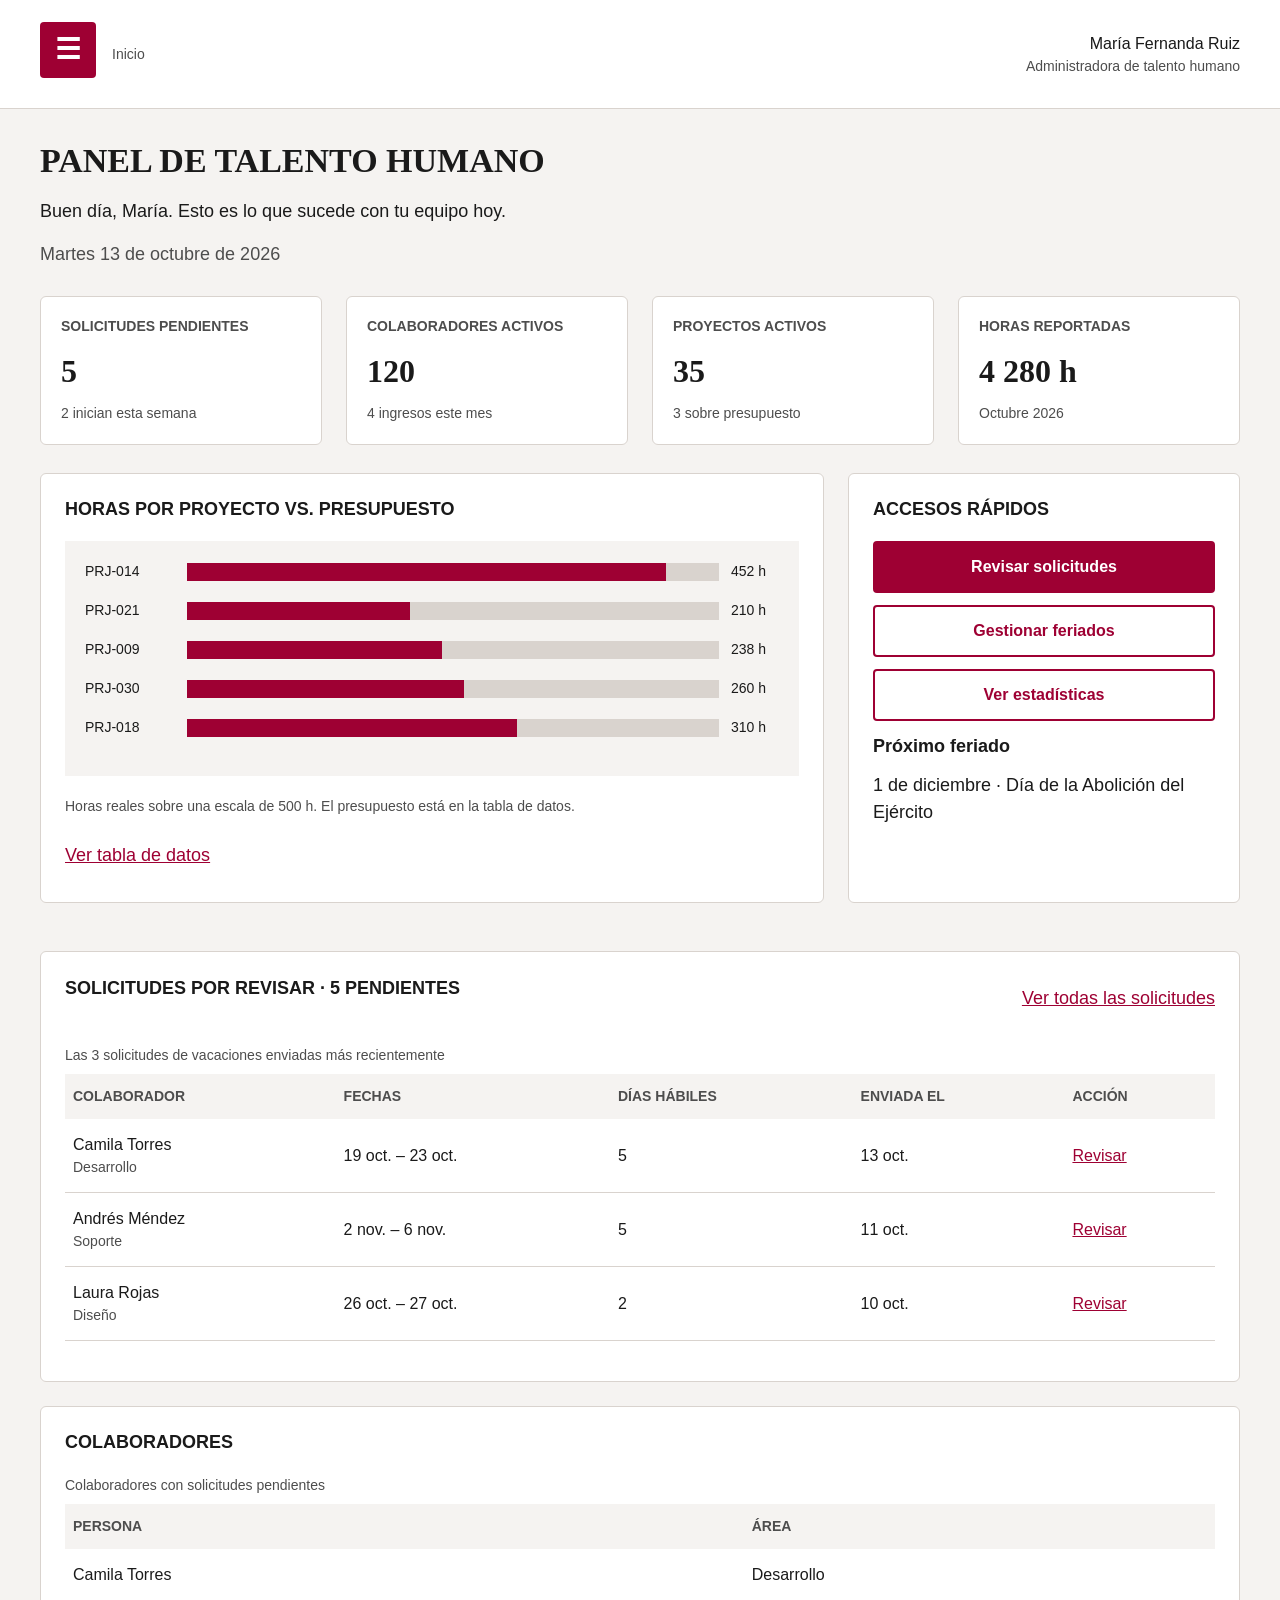
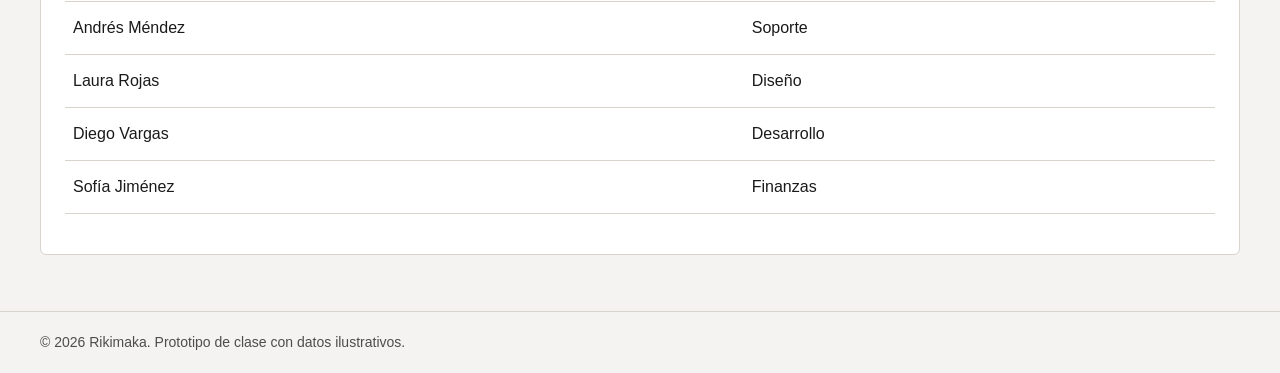
<file: src/administrador.html>
<!DOCTYPE html>
<!-- W06 · Panel administrativo -->
<html lang="es">

<head>
    <meta charset="UTF-8">
    <meta name="viewport" content="width=device-width, initial-scale=1.0">
    <meta name="description" content="Panel de talento humano: solicitudes pendientes e indicadores clave del personal.">
    <meta name="author" content="Equipo Rikimaka">

    <link rel="stylesheet" href="../assets/css/base.css">
    <link rel="stylesheet" href="../assets/css/layout.css">
    <link rel="stylesheet" href="../assets/css/components.css">

    <title>Panel administrativo | Rikimaka</title>
</head>

<body>

    <a class="saltar" href="#contenido">Saltar al contenido principal</a>

    <!-- Casilla para abrir y cerrar el menú -->
    <input type="checkbox" id="menu-administrador" class="menu-casilla">

    <div class="layout layout-colaborador">

        <aside class="lateral">
            <a class="logo" href="index.html">RIKIMAKA</a>
            <p class="sublogo">Gestión humana</p>
            <p class="rol mayusculas">Talento humano</p>

            <nav class="menu-lateral" aria-label="Menú de talento humano">
                <ul>
                    <li><a class="activo" href="administrador.html" aria-current="page"><img class="icono" src="../assets/img/iconos/inicio.png" alt="" width="24" height="24">Inicio</a></li>
                    <li><a href="solicitudes.html"><img class="icono" src="../assets/img/iconos/solicitudes.png" alt="" width="24" height="24">Solicitudes · 5</a></li>
                    <li><a href="calendario.html"><img class="icono" src="../assets/img/iconos/calendario.png" alt="" width="24" height="24">Calendario laboral</a></li>
                    <li><a href="estadisticas.html"><img class="icono" src="../assets/img/iconos/estadisticas.png" alt="" width="24" height="24">Estadísticas</a></li>
                    <li><a href="administrador.html#colaboradores"><img class="icono" src="../assets/img/iconos/colaboradores.png" alt="" width="24" height="24">Colaboradores</a></li>
                    <li><a href="ayuda.html"><img class="icono" src="../assets/img/iconos/ayuda.png" alt="" width="24" height="24">Ayuda y glosario</a></li>
                    <li><a href="login.html"><img class="icono" src="../assets/img/iconos/salir.png" alt="" width="24" height="24">Cerrar sesión</a></li>
                </ul>
            </nav>
        </aside>

        <div class="area">

            <header class="cabecera cabecera-colaborador">
                <div class="cabecera-izquierda">
                    <label for="menu-administrador" class="boton-menu">
                        &#9776;
                    </label>
                    <nav class="migas" aria-label="Ruta de navegación">
                        <span aria-current="page">Inicio</span>
                    </nav>
                </div>

                <div class="usuario">
                    María Fernanda Ruiz
                    <span>Administradora de talento humano</span>
                </div>
            </header>

            <main class="contenido" id="contenido">

                <section aria-labelledby="panel-titulo">
                    <h1 class="mayusculas" id="panel-titulo">Panel de talento humano</h1>
                    <p>Buen día, María. Esto es lo que sucede con tu equipo hoy.</p>
                    <p class="descripcion">Martes 13 de octubre de 2026</p>
                </section>

                <section class="metricas" aria-label="Indicadores del panel">

                    <article class="metrica">
                        <h2 class="mayusculas">Solicitudes pendientes</h2>
                        <span class="valor">5</span>
                        <p class="apoyo">2 inician esta semana</p>
                    </article>

                    <article class="metrica">
                        <h2 class="mayusculas">Colaboradores activos</h2>
                        <span class="valor">120</span>
                        <p class="apoyo">4 ingresos este mes</p>
                    </article>

                    <article class="metrica">
                        <h2 class="mayusculas">Proyectos activos</h2>
                        <span class="valor">35</span>
                        <p class="apoyo">3 sobre presupuesto</p>
                    </article>

                    <article class="metrica">
                        <h2 class="mayusculas">Horas reportadas</h2>
                        <span class="valor">4 280 h</span>
                        <p class="apoyo">Octubre 2026</p>
                    </article>

                </section>

                <div class="dos-columnas">

                    <section class="panel" aria-labelledby="grafico-titulo">
                        <h2 class="mayusculas" id="grafico-titulo">Horas por proyecto vs. presupuesto</h2>

                        <div class="grafico">
                            <div class="fila-barra">
                                <span>PRJ-014</span>
                                <div class="pista"><div class="barra b90"></div></div>
                                <span>452 h</span>
                            </div>
                            <div class="fila-barra">
                                <span>PRJ-021</span>
                                <div class="pista"><div class="barra b42"></div></div>
                                <span>210 h</span>
                            </div>
                            <div class="fila-barra">
                                <span>PRJ-009</span>
                                <div class="pista"><div class="barra b48"></div></div>
                                <span>238 h</span>
                            </div>
                            <div class="fila-barra">
                                <span>PRJ-030</span>
                                <div class="pista"><div class="barra b52"></div></div>
                                <span>260 h</span>
                            </div>
                            <div class="fila-barra">
                                <span>PRJ-018</span>
                                <div class="pista"><div class="barra b62"></div></div>
                                <span>310 h</span>
                            </div>
                        </div>

                        <p class="nota">Horas reales sobre una escala de 500 h. El presupuesto está en la tabla de datos.</p>
                        <a href="estadisticas.html#eficiencia">Ver tabla de datos</a>
                    </section>

                    <section class="panel" aria-labelledby="accesos-titulo">
                        <h2 class="mayusculas" id="accesos-titulo">Accesos rápidos</h2>

                        <a class="boton ancho" href="solicitudes.html">Revisar solicitudes</a>
                        <a class="boton secundario ancho" href="calendario.html">Gestionar feriados</a>
                        <a class="boton secundario ancho" href="estadisticas.html">Ver estadísticas</a>

                        <h3>Próximo feriado</h3>
                        <p>1 de diciembre · Día de la Abolición del Ejército</p>
                    </section>

                </div>

                <section class="panel" aria-labelledby="solicitudes-titulo">
                    <div class="entre">
                        <h2 class="mayusculas" id="solicitudes-titulo">Solicitudes por revisar · 5 pendientes</h2>
                        <a href="solicitudes.html">Ver todas las solicitudes</a>
                    </div>

                    <table>
                        <caption>Las 3 solicitudes de vacaciones enviadas más recientemente</caption>
                        <thead>
                        <tr>
                            <th class="mayusculas" scope="col">Colaborador</th>
                            <th class="mayusculas" scope="col">Fechas</th>
                            <th class="mayusculas" scope="col">Días hábiles</th>
                            <th class="mayusculas" scope="col">Enviada el</th>
                            <th class="mayusculas" scope="col">Acción</th>
                        </tr>
                        </thead>
                        <tbody>
                            <tr>
                                <td>
                                    Camila Torres
                                    <span class="dato-secundario">Desarrollo</span>
                                </td>
                                <td>19 oct. – 23 oct.</td>
                                <td>5</td>
                                <td>13 oct.</td>
                                <td><a href="solicitudes.html#solicitud0">Revisar<span class="solo-lector"> solicitud de Camila Torres</span></a></td>
                            </tr>
                            <tr>
                                <td>
                                    Andrés Méndez
                                    <span class="dato-secundario">Soporte</span>
                                </td>
                                <td>2 nov. – 6 nov.</td>
                                <td>5</td>
                                <td>11 oct.</td>
                                <td><a href="solicitudes.html#solicitud1">Revisar<span class="solo-lector"> solicitud de Andrés Méndez</span></a></td>
                            </tr>
                            <tr>
                                <td>
                                    Laura Rojas
                                    <span class="dato-secundario">Diseño</span>
                                </td>
                                <td>26 oct. – 27 oct.</td>
                                <td>2</td>
                                <td>10 oct.</td>
                                <td><a href="solicitudes.html#solicitud2">Revisar<span class="solo-lector"> solicitud de Laura Rojas</span></a></td>
                            </tr>
                        </tbody>
                    </table>
                </section>

                <section class="panel" id="colaboradores" aria-labelledby="colaboradores-titulo">
                    <h2 class="mayusculas" id="colaboradores-titulo">Colaboradores</h2>

                    <table>
                        <caption>Colaboradores con solicitudes pendientes</caption>
                        <thead>
                        <tr>
                            <th class="mayusculas" scope="col">Persona</th>
                            <th class="mayusculas" scope="col">Área</th>
                        </tr>
                        </thead>
                        <tbody>
                            <tr><td>Camila Torres</td><td>Desarrollo</td></tr>
                            <tr><td>Andrés Méndez</td><td>Soporte</td></tr>
                            <tr><td>Laura Rojas</td><td>Diseño</td></tr>
                            <tr><td>Diego Vargas</td><td>Desarrollo</td></tr>
                            <tr><td>Sofía Jiménez</td><td>Finanzas</td></tr>
                        </tbody>
                    </table>
                </section>

            </main>

            <footer class="pie-interno">
                <p class="nota">© 2026 Rikimaka. Prototipo de clase con datos ilustrativos.</p>
            </footer>

        </div>
    </div>
</body>
</html>
</file>
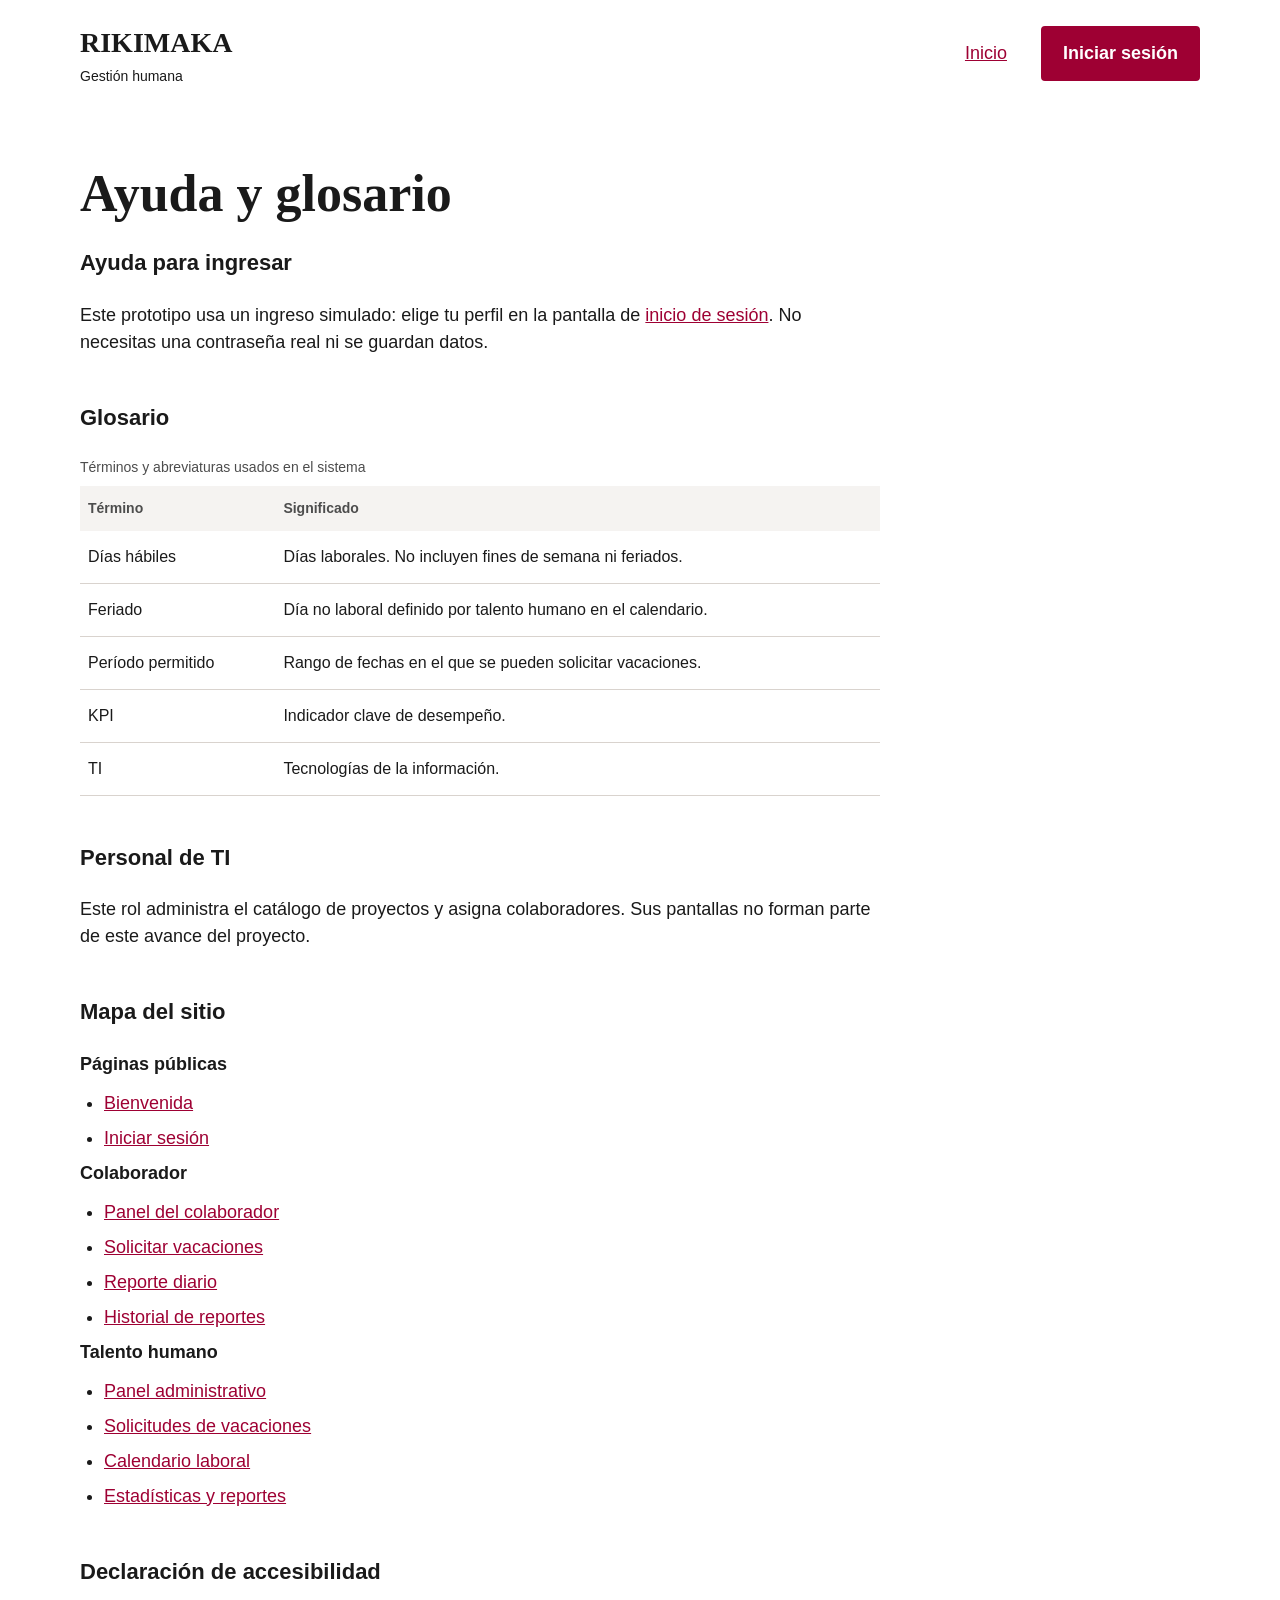
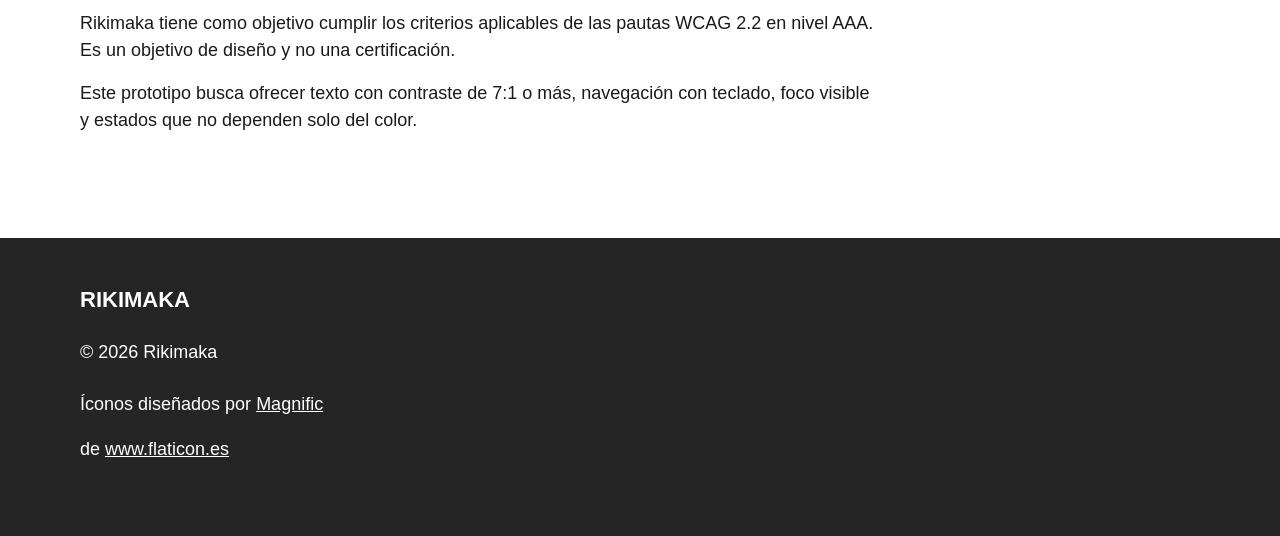
<file: src/ayuda.html>
<!DOCTYPE html>
<!-- Ayuda, glosario, mapa del sitio y declaración de accesibilidad -->
<html lang="es">

<head>
    <meta charset="UTF-8">
    <meta name="viewport" content="width=device-width, initial-scale=1.0">
    <meta name="description" content="Ayuda de Rikimaka: ingreso, glosario, mapa del sitio y declaración de accesibilidad.">
    <meta name="author" content="Equipo Rikimaka">

    <link rel="stylesheet" href="../assets/css/base.css">
    <link rel="stylesheet" href="../assets/css/layout.css">
    <link rel="stylesheet" href="../assets/css/components.css">

    <title>Ayuda y glosario | Rikimaka</title>
</head>

<body class="inicio">

    <a class="saltar" href="#contenido">Saltar al contenido principal</a>

    <header class="inicio-cabecera">
        <div>
            <a class="inicio-logo" href="index.html">RIKIMAKA</a>
            <p>Gestión humana</p>
        </div>

        <nav class="inicio-menu" aria-label="Menú principal">
            <ul>
                <li><a href="index.html">Inicio</a></li>
                <li><a class="inicio-boton" href="login.html">Iniciar sesión</a></li>
            </ul>
        </nav>
    </header>

    <main class="inicio-informacion" id="contenido">

        <h1>Ayuda y glosario</h1>

        <section class="ayuda-seccion" id="ingreso" aria-labelledby="titulo-ingreso">
            <h2 id="titulo-ingreso">Ayuda para ingresar</h2>
            <p>
                Este prototipo usa un ingreso simulado: elige tu perfil en la pantalla de
                <a href="login.html">inicio de sesión</a>. No necesitas una contraseña real ni se guardan datos.
            </p>
        </section>

        <section class="ayuda-seccion" id="glosario" aria-labelledby="titulo-glosario">
            <h2 id="titulo-glosario">Glosario</h2>
            <table>
                <caption>Términos y abreviaturas usados en el sistema</caption>
                <thead>
                    <tr>
                        <th scope="col">Término</th>
                        <th scope="col">Significado</th>
                    </tr>
                </thead>
                <tbody>
                    <tr>
                        <td>Días hábiles</td>
                        <td>Días laborales. No incluyen fines de semana ni feriados.</td>
                    </tr>
                    <tr>
                        <td>Feriado</td>
                        <td>Día no laboral definido por talento humano en el calendario.</td>
                    </tr>
                    <tr>
                        <td>Período permitido</td>
                        <td>Rango de fechas en el que se pueden solicitar vacaciones.</td>
                    </tr>
                    <tr>
                        <td>KPI</td>
                        <td>Indicador clave de desempeño.</td>
                    </tr>
                    <tr>
                        <td>TI</td>
                        <td>Tecnologías de la información.</td>
                    </tr>
                </tbody>
            </table>
        </section>

        <section class="ayuda-seccion" id="personal-ti" aria-labelledby="titulo-ti">
            <h2 id="titulo-ti">Personal de TI</h2>
            <p>
                Este rol administra el catálogo de proyectos y asigna colaboradores.
                Sus pantallas no forman parte de este avance del proyecto.
            </p>
        </section>

        <section class="ayuda-seccion" id="mapa" aria-labelledby="titulo-mapa">
            <h2 id="titulo-mapa">Mapa del sitio</h2>

            <h3>Páginas públicas</h3>
            <ul>
                <li><a href="index.html">Bienvenida</a></li>
                <li><a href="login.html">Iniciar sesión</a></li>
            </ul>

            <h3>Colaborador</h3>
            <ul>
                <li><a href="colaborador.html">Panel del colaborador</a></li>
                <li><a href="vacaciones.html">Solicitar vacaciones</a></li>
                <li><a href="reporte-diario.html">Reporte diario</a></li>
                <li><a href="historial.html">Historial de reportes</a></li>
            </ul>

            <h3>Talento humano</h3>
            <ul>
                <li><a href="administrador.html">Panel administrativo</a></li>
                <li><a href="solicitudes.html">Solicitudes de vacaciones</a></li>
                <li><a href="calendario.html">Calendario laboral</a></li>
                <li><a href="estadisticas.html">Estadísticas y reportes</a></li>
            </ul>
        </section>

        <section class="ayuda-seccion" id="accesibilidad" aria-labelledby="titulo-accesibilidad">
            <h2 id="titulo-accesibilidad">Declaración de accesibilidad</h2>
            <p>
                Rikimaka tiene como objetivo cumplir los criterios aplicables de las pautas WCAG 2.2 en nivel AAA.
                Es un objetivo de diseño y no una certificación.
            </p>
            <p>
                Este prototipo busca ofrecer texto con contraste de 7:1 o más, navegación con teclado,
                foco visible y estados que no dependen solo del color.
            </p>
        </section>

    </main>

    <footer class="inicio-pie">
        <div>
            <h2>RIKIMAKA</h2>
            <p>© 2026 Rikimaka</p>
            <p>Íconos diseñados por <a href="https://www.flaticon.es/autores/magnific">Magnific</a> de <a href="https://www.flaticon.es/">www.flaticon.es</a></p>
        </div>
    </footer>

</body>
</html>
</file>
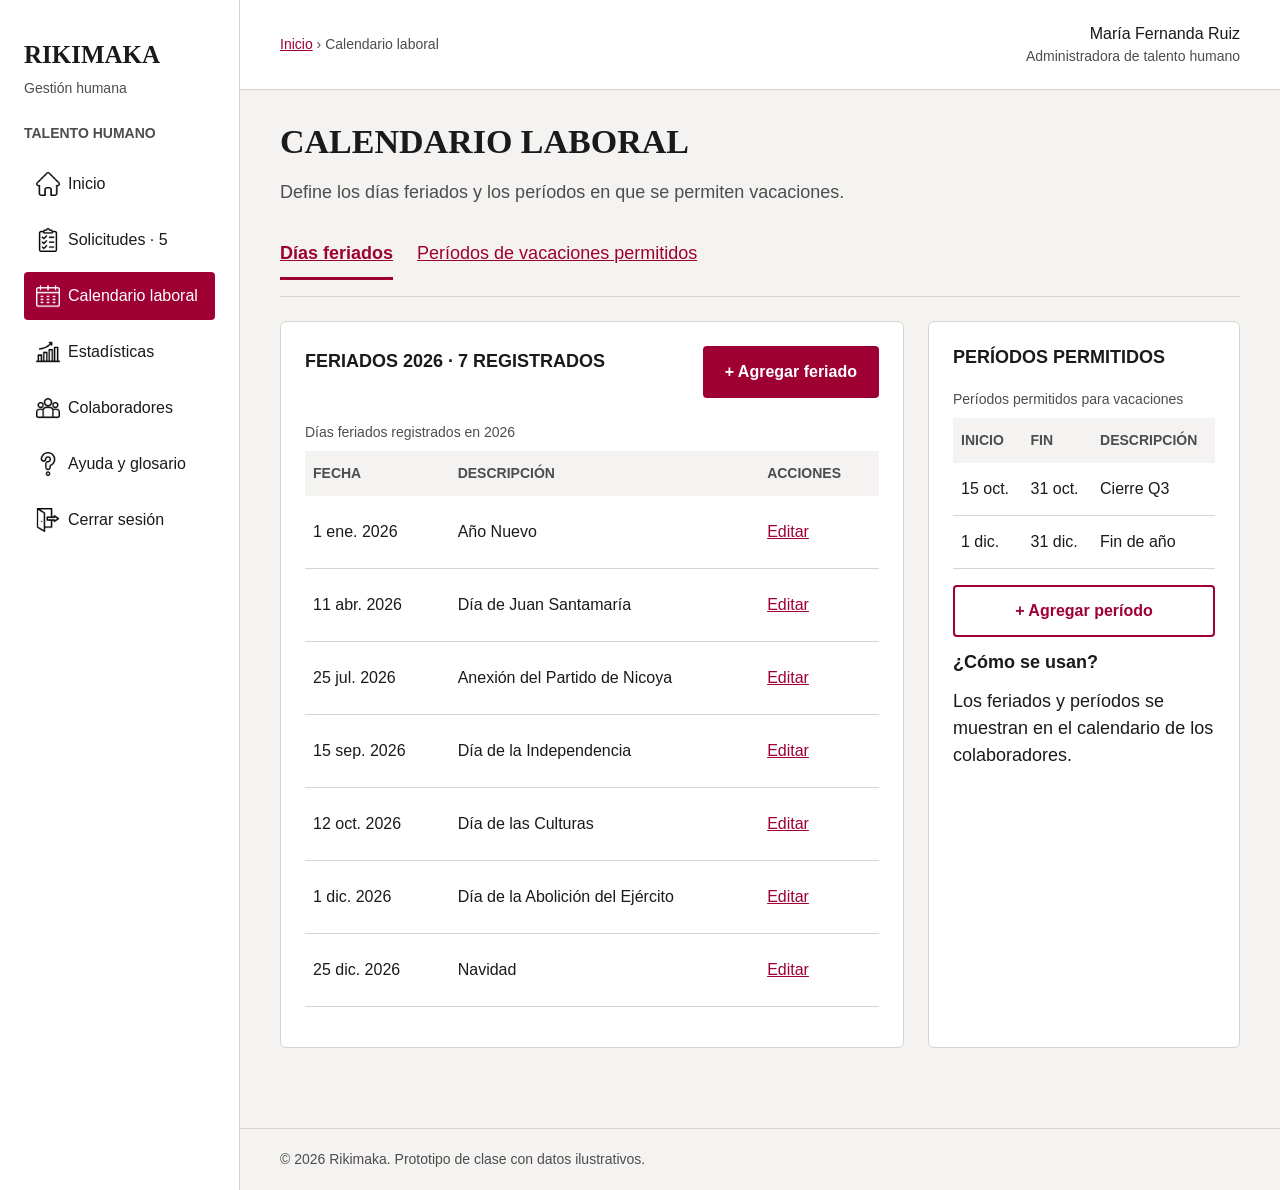
<file: src/calendario.html>
<!DOCTYPE html>
<!-- W08 · Gestión de feriados y períodos -->
<html lang="es">

<head>
    <meta charset="UTF-8">
    <meta name="viewport" content="width=device-width, initial-scale=1.0">
    <meta name="description" content="Gestión de los días feriados y de los períodos en que se permiten vacaciones.">
    <meta name="author" content="Equipo Rikimaka">

    <link rel="stylesheet" href="../assets/css/base.css">
    <link rel="stylesheet" href="../assets/css/layout.css">
    <link rel="stylesheet" href="../assets/css/components.css">

    <title>Calendario laboral | Rikimaka</title>
</head>

<body>

    <a class="saltar" href="#contenido">Saltar al contenido principal</a>

    <div class="layout">

        <aside class="lateral">
            <a class="logo" href="index.html">RIKIMAKA</a>
            <p class="sublogo">Gestión humana</p>
            <p class="rol mayusculas">Talento humano</p>

            <nav class="menu-lateral" aria-label="Menú de talento humano">
                <ul>
                    <li><a href="administrador.html"><img class="icono" src="../assets/img/iconos/inicio.png" alt="" width="24" height="24">Inicio</a></li>
                    <li><a href="solicitudes.html"><img class="icono" src="../assets/img/iconos/solicitudes.png" alt="" width="24" height="24">Solicitudes · 5</a></li>
                    <li><a class="activo" href="calendario.html" aria-current="page"><img class="icono" src="../assets/img/iconos/calendario.png" alt="" width="24" height="24">Calendario laboral</a></li>
                    <li><a href="estadisticas.html"><img class="icono" src="../assets/img/iconos/estadisticas.png" alt="" width="24" height="24">Estadísticas</a></li>
                    <li><a href="administrador.html#colaboradores"><img class="icono" src="../assets/img/iconos/colaboradores.png" alt="" width="24" height="24">Colaboradores</a></li>
                    <li><a href="ayuda.html"><img class="icono" src="../assets/img/iconos/ayuda.png" alt="" width="24" height="24">Ayuda y glosario</a></li>
                    <li><a href="login.html"><img class="icono" src="../assets/img/iconos/salir.png" alt="" width="24" height="24">Cerrar sesión</a></li>
                </ul>
            </nav>
        </aside>

        <div class="area">

            <header class="cabecera">
                <nav class="migas" aria-label="Ruta de navegación">
                    <a href="administrador.html">Inicio</a> ›
                    <span aria-current="page">Calendario laboral</span>
                </nav>

                <div class="usuario">
                    María Fernanda Ruiz
                    <span>Administradora de talento humano</span>
                </div>
            </header>

            <main class="contenido" id="contenido">

                <p class="mensaje" id="fecha-guardada" role="status">Cambios guardados.</p>

                <section aria-labelledby="calendario-titulo">
                    <h1 class="mayusculas" id="calendario-titulo">Calendario laboral</h1>
                    <p class="descripcion">Define los días feriados y los períodos en que se permiten vacaciones.</p>
                </section>

                <nav class="pestanas" aria-label="Secciones del calendario">
                    <a class="pestana-activa" href="#feriados">Días feriados</a>
                    <a href="#periodos">Períodos de vacaciones permitidos</a>
                </nav>

                <div class="dos-columnas">

                    <section class="panel" id="feriados" aria-labelledby="feriados-titulo">
                        <div class="entre">
                            <h2 class="mayusculas" id="feriados-titulo">Feriados 2026 · 7 registrados</h2>
                            <a class="boton" href="formulario-feriado.html">+ Agregar feriado</a>
                        </div>

                        <table>
                            <caption>Días feriados registrados en 2026</caption>
                            <thead>
                            <tr>
                                <th class="mayusculas" scope="col">Fecha</th>
                                <th class="mayusculas" scope="col">Descripción</th>
                                <th class="mayusculas" scope="col">Acciones</th>
                            </tr>
                            </thead>
                            <tbody>
                                <tr><td>1 ene. 2026</td><td>Año Nuevo</td><td><a href="formulario-feriado.html">Editar<span class="solo-lector"> Año Nuevo</span></a></td></tr>
                                <tr><td>11 abr. 2026</td><td>Día de Juan Santamaría</td><td><a href="formulario-feriado.html">Editar<span class="solo-lector"> Día de Juan Santamaría</span></a></td></tr>
                                <tr><td>25 jul. 2026</td><td>Anexión del Partido de Nicoya</td><td><a href="formulario-feriado.html">Editar<span class="solo-lector"> Anexión del Partido de Nicoya</span></a></td></tr>
                                <tr><td>15 sep. 2026</td><td>Día de la Independencia</td><td><a href="formulario-feriado.html">Editar<span class="solo-lector"> Día de la Independencia</span></a></td></tr>
                                <tr><td>12 oct. 2026</td><td>Día de las Culturas</td><td><a href="formulario-feriado.html">Editar<span class="solo-lector"> Día de las Culturas</span></a></td></tr>
                                <tr><td>1 dic. 2026</td><td>Día de la Abolición del Ejército</td><td><a href="formulario-feriado.html">Editar<span class="solo-lector"> Día de la Abolición del Ejército</span></a></td></tr>
                                <tr><td>25 dic. 2026</td><td>Navidad</td><td><a href="formulario-feriado.html">Editar<span class="solo-lector"> Navidad</span></a></td></tr>
                            </tbody>
                        </table>
                    </section>

                    <section class="panel" id="periodos" aria-labelledby="periodos-titulo">
                        <h2 class="mayusculas" id="periodos-titulo">Períodos permitidos</h2>

                        <table>
                            <caption>Períodos permitidos para vacaciones</caption>
                            <thead>
                            <tr>
                                <th class="mayusculas" scope="col">Inicio</th>
                                <th class="mayusculas" scope="col">Fin</th>
                                <th class="mayusculas" scope="col">Descripción</th>
                            </tr>
                            </thead>
                            <tbody>
                                <tr><td>15 oct.</td><td>31 oct.</td><td>Cierre Q3</td></tr>
                                <tr><td>1 dic.</td><td>31 dic.</td><td>Fin de año</td></tr>
                            </tbody>
                        </table>

                        <a class="boton secundario ancho" href="formulario-feriado.html#agregar-periodo">+ Agregar período</a>

                        <h3>¿Cómo se usan?</h3>
                        <p>Los feriados y períodos se muestran en el calendario de los colaboradores.</p>
                    </section>

                </div>

            </main>

            <footer class="pie-interno">
                <p class="nota">© 2026 Rikimaka. Prototipo de clase con datos ilustrativos.</p>
            </footer>

        </div>
    </div>
</body>
</html>
</file>
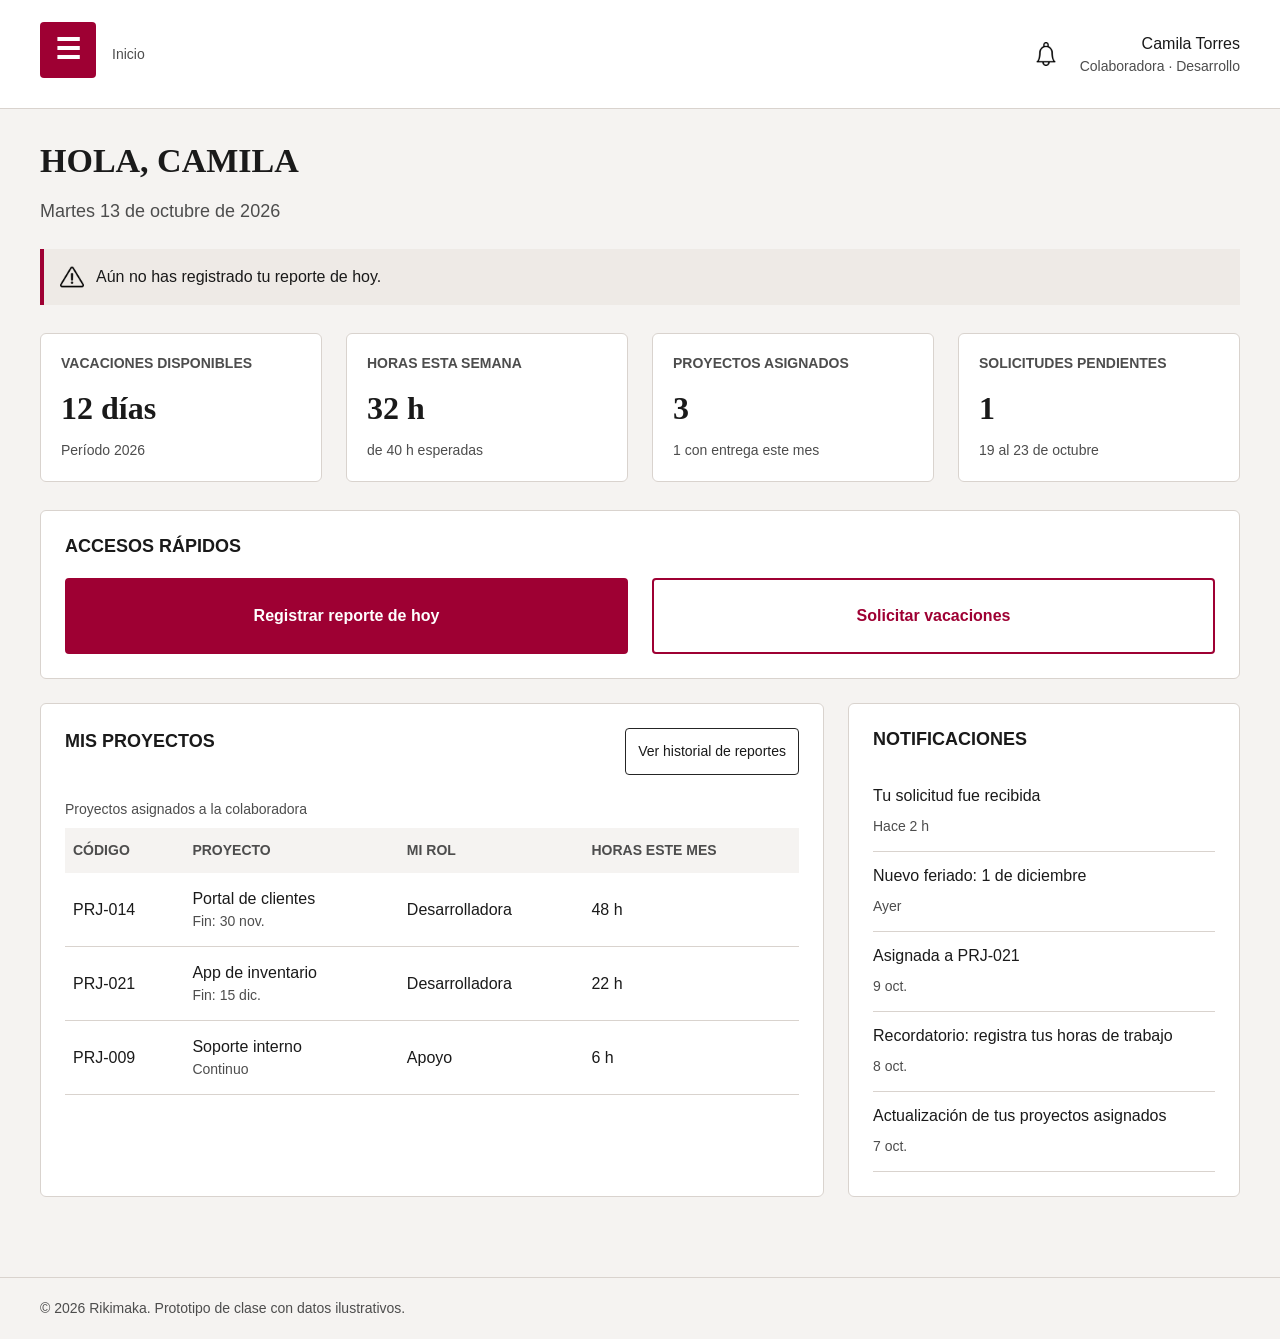
<file: src/colaborador.html>
<!DOCTYPE html>
<!-- W02 · Panel del colaborador -->
<html lang="es">

<head>
    <meta charset="UTF-8">
    <meta name="viewport" content="width=device-width, initial-scale=1.0">
    <meta name="description" content="Panel del colaborador: vacaciones disponibles, horas, proyectos y notificaciones.">
    <meta name="author" content="Equipo Rikimaka">

    <link rel="stylesheet" href="../assets/css/base.css">
    <link rel="stylesheet" href="../assets/css/layout.css">
    <link rel="stylesheet" href="../assets/css/components.css">

    <title>Panel del colaborador | Rikimaka</title>
</head>

<body>

    <a class="saltar" href="#contenido">Saltar al contenido principal</a>

    <!-- Casilla para abrir y cerrar el menú -->
    <input type="checkbox" id="menu-colaborador" class="menu-casilla">

    <div class="layout layout-colaborador">

        <aside class="lateral">

            <a class="logo" href="index.html">RIKIMAKA</a>
            <p class="sublogo">Gestión humana</p>
            <p class="rol mayusculas">Colaborador</p>

            <nav class="menu-lateral" aria-label="Menú de colaborador">

                <ul>
                    <li>
                        <a class="activo" href="colaborador.html" aria-current="page">
                            <img class="icono" src="../assets/img/iconos/inicio.png" alt="" width="24" height="24">
                            Inicio
                        </a>
                    </li>

                    <li>
                        <a href="vacaciones.html">
                            <img class="icono" src="../assets/img/iconos/vacaciones.png" alt="" width="24" height="24">
                            Vacaciones
                        </a>
                    </li>

                    <li>
                        <a href="reporte-diario.html">
                            <img class="icono" src="../assets/img/iconos/reporte.png" alt="" width="24" height="24">
                            Reportes diarios
                        </a>
                    </li>

                    <li>
                        <a href="colaborador.html#proyectos">
                            <img class="icono" src="../assets/img/iconos/proyectos.png" alt="" width="24" height="24">
                            Mis proyectos
                        </a>
                    </li>

                    <li>
                        <a href="colaborador.html#notificaciones">
                            <img class="icono" src="../assets/img/iconos/notificaciones.png" alt="" width="24" height="24">
                            Notificaciones
                        </a>
                    </li>

                    <li>
                        <a href="ayuda.html">
                            <img class="icono" src="../assets/img/iconos/ayuda.png" alt="" width="24" height="24">
                            Ayuda y glosario
                        </a>
                    </li>

                    <li>
                        <a href="login.html">
                            <img class="icono" src="../assets/img/iconos/salir.png" alt="" width="24" height="24">
                            Cerrar sesión
                        </a>
                    </li>
                </ul>

            </nav>

        </aside>

        <div class="area">

            <header class="cabecera cabecera-colaborador">

                <!-- Botón e Inicio -->
                <div class="cabecera-izquierda">

                    <label for="menu-colaborador" class="boton-menu">
                        &#9776;
                    </label>

                    <nav class="migas" aria-label="Ruta de navegación">
                        <span aria-current="page">Inicio</span>
                    </nav>

                </div>

                <!-- Campana y datos del usuario -->
                <div class="usuario usuario-colaborador">

                    <a class="campana" href="#notificaciones">
                        <img class="icono"
                             src="../assets/img/iconos/notificaciones.png"
                             alt="Ver notificaciones"
                             width="24"
                             height="24">
                    </a>

                    <div class="usuario-datos">
                        <p>Camila Torres</p>
                        <span>Colaboradora · Desarrollo</span>
                    </div>

                </div>

            </header>

            <main class="contenido" id="contenido">

                <p class="mensaje" id="solicitud-enviada" role="status">
                    Solicitud enviada. Te avisaremos cuando sea revisada.
                </p>

                <section aria-labelledby="saludo-titulo">

                    <h1 class="mayusculas" id="saludo-titulo">Hola, Camila</h1>

                    <p class="descripcion">Martes 13 de octubre de 2026</p>

                    <p class="aviso">
                        <img class="icono" src="../assets/img/iconos/advertencia.png" alt="" width="24" height="24">
                        Aún no has registrado tu reporte de hoy.
                    </p>

                </section>

                <section class="metricas" aria-label="Indicadores personales">

                    <article class="metrica">
                        <h2 class="mayusculas">Vacaciones disponibles</h2>
                        <span class="valor">12 días</span>
                        <p class="apoyo">Período 2026</p>
                    </article>

                    <article class="metrica">
                        <h2 class="mayusculas">Horas esta semana</h2>
                        <span class="valor">32 h</span>
                        <p class="apoyo">de 40 h esperadas</p>
                    </article>

                    <article class="metrica">
                        <h2 class="mayusculas">Proyectos asignados</h2>
                        <span class="valor">3</span>
                        <p class="apoyo">1 con entrega este mes</p>
                    </article>

                    <article class="metrica">
                        <h2 class="mayusculas">Solicitudes pendientes</h2>
                        <span class="valor">1</span>
                        <p class="apoyo">19 al 23 de octubre</p>
                    </article>

                </section>

                <section class="panel" aria-labelledby="accesos-titulo">

                    <h2 class="mayusculas" id="accesos-titulo">Accesos rápidos</h2>

                    <div class="iguales">

                        <a class="boton grande" href="reporte-diario.html">
                            Registrar reporte de hoy
                        </a>

                        <a class="boton secundario grande" href="vacaciones.html">
                            Solicitar vacaciones
                        </a>

                    </div>

                </section>

                <div class="dos-columnas">

                    <section class="panel" id="proyectos" aria-labelledby="proyectos-titulo">

                        <div class="entre">

                            <h2 class="mayusculas" id="proyectos-titulo">Mis proyectos</h2>

                            <a class="historial-boton" href="historial.html">
                                Ver historial de reportes
                            </a>

                        </div>

                        <table>

                            <caption>Proyectos asignados a la colaboradora</caption>

                            <thead>
                                <tr>
                                    <th class="mayusculas" scope="col">Código</th>
                                    <th class="mayusculas" scope="col">Proyecto</th>
                                    <th class="mayusculas" scope="col">Mi rol</th>
                                    <th class="mayusculas" scope="col">Horas este mes</th>
                                </tr>
                            </thead>

                            <tbody>

                                <tr>
                                    <td>PRJ-014</td>

                                    <td>
                                        Portal de clientes
                                        <span class="dato-secundario">Fin: 30 nov.</span>
                                    </td>

                                    <td>Desarrolladora</td>
                                    <td>48 h</td>
                                </tr>

                                <tr>
                                    <td>PRJ-021</td>

                                    <td>
                                        App de inventario
                                        <span class="dato-secundario">Fin: 15 dic.</span>
                                    </td>

                                    <td>Desarrolladora</td>
                                    <td>22 h</td>
                                </tr>

                                <tr>
                                    <td>PRJ-009</td>

                                    <td>
                                        Soporte interno
                                        <span class="dato-secundario">Continuo</span>
                                    </td>

                                    <td>Apoyo</td>
                                    <td>6 h</td>
                                </tr>

                            </tbody>

                        </table>

                    </section>

                    <section class="panel" id="notificaciones" aria-labelledby="notificaciones-titulo">

                        <h2 class="mayusculas" id="notificaciones-titulo">
                            Notificaciones
                        </h2>

                        <ul class="notificaciones">

                            <li class="notificacion">
                                <p>Tu solicitud fue recibida</p>
                                <span class="apoyo">Hace 2 h</span>
                            </li>

                            <li class="notificacion">
                                <p>Nuevo feriado: 1 de diciembre</p>
                                <span class="apoyo">Ayer</span>
                            </li>

                            <li class="notificacion">
                                <p>Asignada a PRJ-021</p>
                                <span class="apoyo">9 oct.</span>
                            </li>

                            <li class="notificacion">
                                <p>Recordatorio: registra tus horas de trabajo</p>
                                <span class="apoyo">8 oct.</span>
                            </li>

                            <li class="notificacion">
                                <p>Actualización de tus proyectos asignados</p>
                                <span class="apoyo">7 oct.</span>
                            </li>

                        </ul>

                    </section>

                </div>

            </main>

            <footer class="pie-interno">
                <p class="nota">
                    © 2026 Rikimaka. Prototipo de clase con datos ilustrativos.
                </p>
            </footer>

        </div>

    </div>

</body>
</html>
</file>
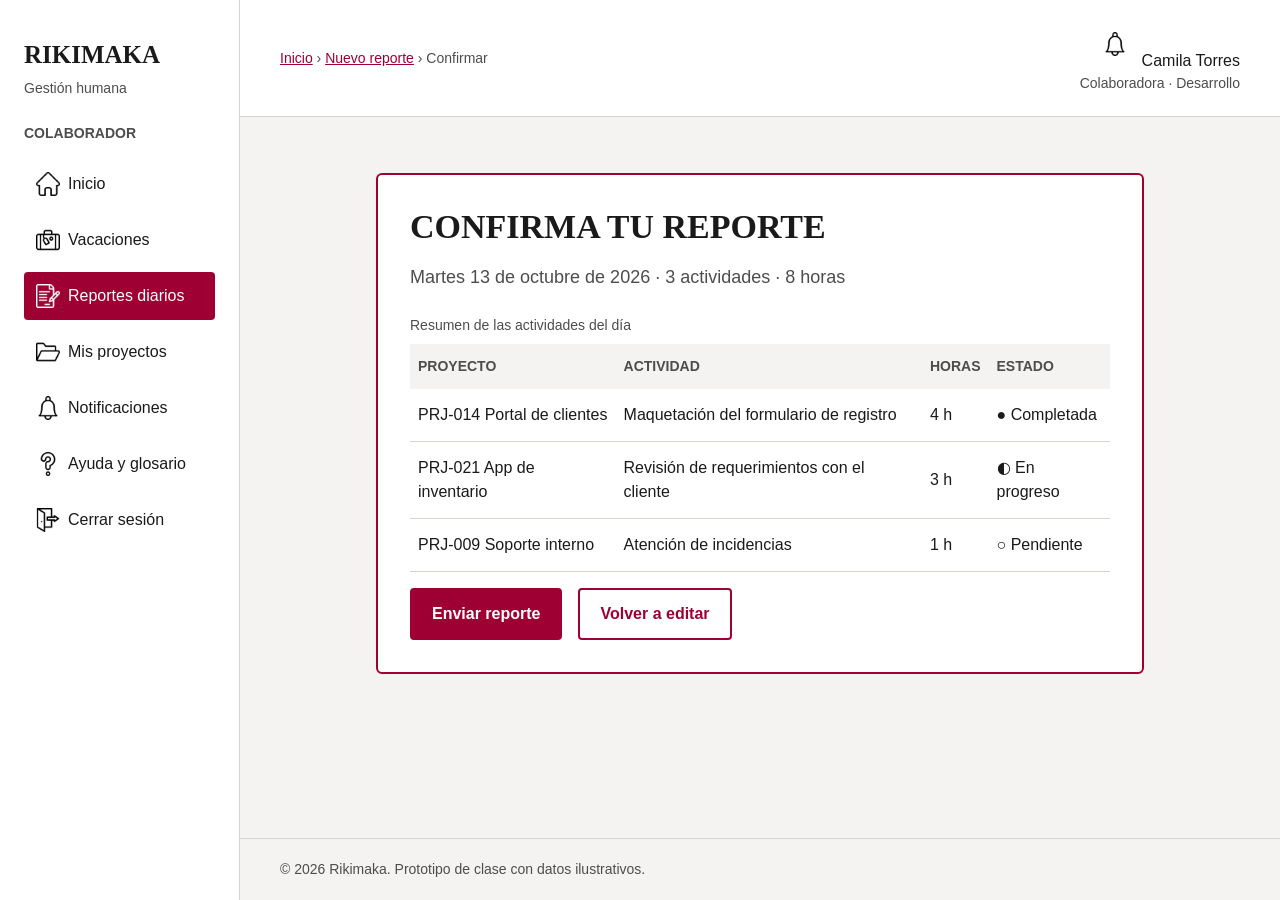
<file: src/confirmar-reporte.html>
<!DOCTYPE html>
<!-- W04 · Confirmar reporte diario -->
<html lang="es">

<head>
    <meta charset="UTF-8">
    <meta name="viewport" content="width=device-width, initial-scale=1.0">
    <meta name="description" content="Resumen del reporte diario antes de enviarlo.">
    <meta name="author" content="Equipo Rikimaka">

    <link rel="stylesheet" href="../assets/css/base.css">
    <link rel="stylesheet" href="../assets/css/layout.css">
    <link rel="stylesheet" href="../assets/css/components.css">

    <title>Confirmar reporte | Rikimaka</title>
</head>

<body>

    <a class="saltar" href="#contenido">Saltar al contenido principal</a>

    <div class="layout">

        <aside class="lateral">
            <a class="logo" href="index.html">RIKIMAKA</a>
            <p class="sublogo">Gestión humana</p>
            <p class="rol mayusculas">Colaborador</p>

            <nav class="menu-lateral" aria-label="Menú de colaborador">
                <ul>
                    <li><a href="colaborador.html"><img class="icono" src="../assets/img/iconos/inicio.png" alt="" width="24" height="24">Inicio</a></li>
                    <li><a href="vacaciones.html"><img class="icono" src="../assets/img/iconos/vacaciones.png" alt="" width="24" height="24">Vacaciones</a></li>
                    <li><a class="activo" href="reporte-diario.html"><img class="icono" src="../assets/img/iconos/reporte.png" alt="" width="24" height="24">Reportes diarios</a></li>
                    <li><a href="colaborador.html#proyectos"><img class="icono" src="../assets/img/iconos/proyectos.png" alt="" width="24" height="24">Mis proyectos</a></li>
                    <li><a href="colaborador.html#notificaciones"><img class="icono" src="../assets/img/iconos/notificaciones.png" alt="" width="24" height="24">Notificaciones</a></li>
                    <li><a href="ayuda.html"><img class="icono" src="../assets/img/iconos/ayuda.png" alt="" width="24" height="24">Ayuda y glosario</a></li>
                    <li><a href="login.html"><img class="icono" src="../assets/img/iconos/salir.png" alt="" width="24" height="24">Cerrar sesión</a></li>
                </ul>
            </nav>
        </aside>

        <div class="area">

            <header class="cabecera">
                <nav class="migas" aria-label="Ruta de navegación">
                    <a href="colaborador.html">Inicio</a> ›
                    <a href="reporte-diario.html">Nuevo reporte</a> ›
                    <span aria-current="page">Confirmar</span>
                </nav>

                <div class="usuario">
                    <a class="campana" href="colaborador.html#notificaciones"><img class="icono" src="../assets/img/iconos/notificaciones.png" alt="Ver notificaciones" width="24" height="24"></a>
                    Camila Torres
                    <span>Colaboradora · Desarrollo</span>
                </div>
            </header>

            <main class="contenido" id="contenido">

                <article class="confirmacion" aria-labelledby="confirmacion-titulo">

                    <h1 class="mayusculas" id="confirmacion-titulo">Confirma tu reporte</h1>
                    <p class="descripcion">Martes 13 de octubre de 2026 · 3 actividades · 8 horas</p>

                    <table>
                        <caption>Resumen de las actividades del día</caption>
                        <thead>
                        <tr>
                            <th class="mayusculas" scope="col">Proyecto</th>
                            <th class="mayusculas" scope="col">Actividad</th>
                            <th class="mayusculas" scope="col">Horas</th>
                            <th class="mayusculas" scope="col">Estado</th>
                        </tr>
                        </thead>
                        <tbody>
                            <tr>
                                <td>PRJ-014 Portal de clientes</td>
                                <td>Maquetación del formulario de registro</td>
                                <td>4 h</td>
                                <td>● Completada</td>
                            </tr>
                            <tr>
                                <td>PRJ-021 App de inventario</td>
                                <td>Revisión de requerimientos con el cliente</td>
                                <td>3 h</td>
                                <td>◐ En progreso</td>
                            </tr>
                            <tr>
                                <td>PRJ-009 Soporte interno</td>
                                <td>Atención de incidencias</td>
                                <td>1 h</td>
                                <td>○ Pendiente</td>
                            </tr>
                        </tbody>
                    </table>

                    <div class="fila">
                        <a class="boton" href="historial.html#reporte-enviado">Enviar reporte</a>
                        <a class="boton secundario" href="reporte-diario.html">Volver a editar</a>
                    </div>

                </article>

            </main>

            <footer class="pie-interno">
                <p class="nota">© 2026 Rikimaka. Prototipo de clase con datos ilustrativos.</p>
            </footer>

        </div>
    </div>
</body>
</html>
</file>
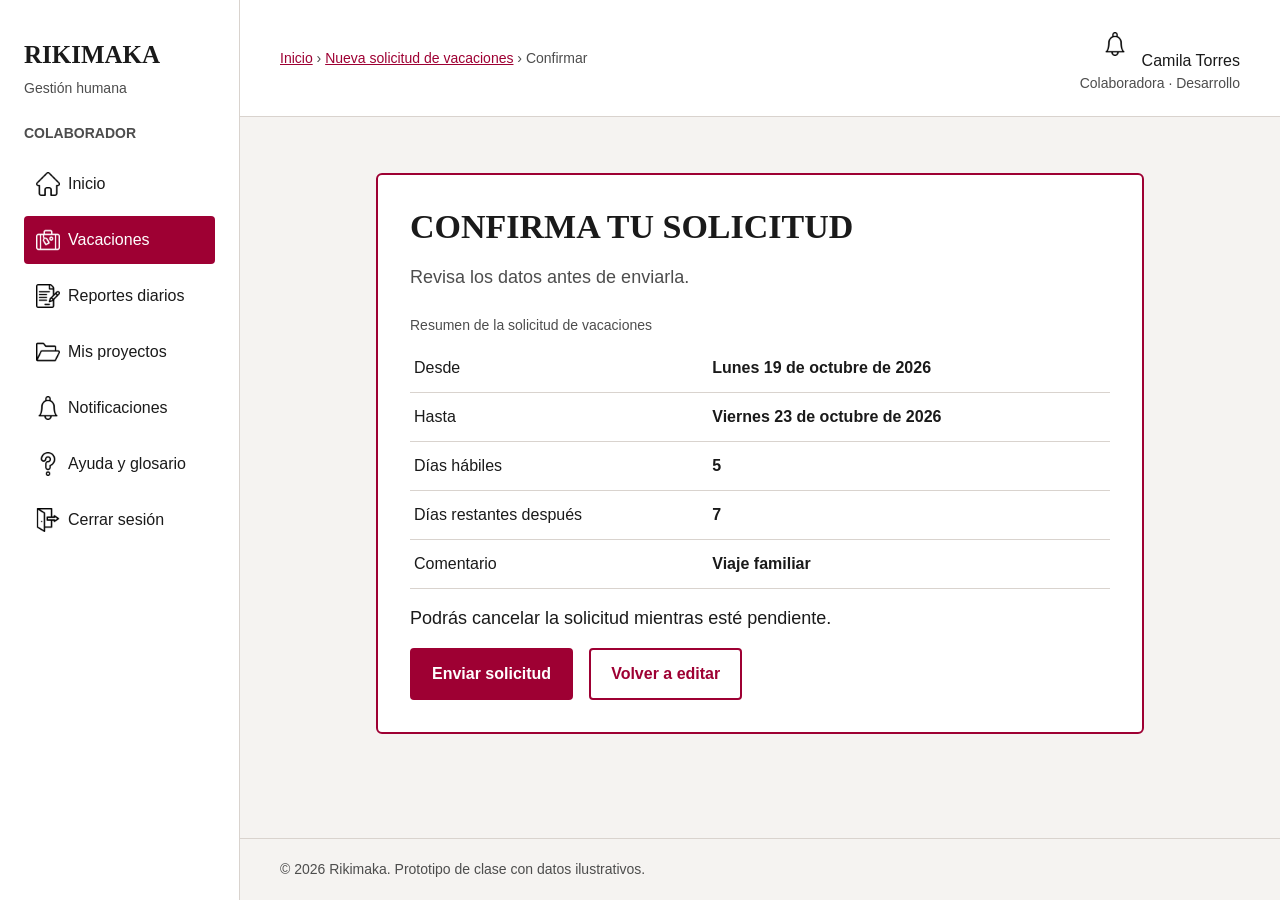
<file: src/confirmar-vacaciones.html>
<!DOCTYPE html>
<!-- W03b · Confirmar solicitud de vacaciones -->
<html lang="es">

<head>
    <meta charset="UTF-8">
    <meta name="viewport" content="width=device-width, initial-scale=1.0">
    <meta name="description" content="Confirmación de los datos de una solicitud de vacaciones antes de enviarla.">
    <meta name="author" content="Equipo Rikimaka">

    <link rel="stylesheet" href="../assets/css/base.css">
    <link rel="stylesheet" href="../assets/css/layout.css">
    <link rel="stylesheet" href="../assets/css/components.css">

    <title>Confirmar solicitud | Rikimaka</title>
</head>

<body>

    <a class="saltar" href="#contenido">Saltar al contenido principal</a>

    <div class="layout">

        <aside class="lateral">
            <a class="logo" href="index.html">RIKIMAKA</a>
            <p class="sublogo">Gestión humana</p>
            <p class="rol mayusculas">Colaborador</p>

            <nav class="menu-lateral" aria-label="Menú de colaborador">
                <ul>
                    <li><a href="colaborador.html"><img class="icono" src="../assets/img/iconos/inicio.png" alt="" width="24" height="24">Inicio</a></li>
                    <li><a class="activo" href="vacaciones.html"><img class="icono" src="../assets/img/iconos/vacaciones.png" alt="" width="24" height="24">Vacaciones</a></li>
                    <li><a href="reporte-diario.html"><img class="icono" src="../assets/img/iconos/reporte.png" alt="" width="24" height="24">Reportes diarios</a></li>
                    <li><a href="colaborador.html#proyectos"><img class="icono" src="../assets/img/iconos/proyectos.png" alt="" width="24" height="24">Mis proyectos</a></li>
                    <li><a href="colaborador.html#notificaciones"><img class="icono" src="../assets/img/iconos/notificaciones.png" alt="" width="24" height="24">Notificaciones</a></li>
                    <li><a href="ayuda.html"><img class="icono" src="../assets/img/iconos/ayuda.png" alt="" width="24" height="24">Ayuda y glosario</a></li>
                    <li><a href="login.html"><img class="icono" src="../assets/img/iconos/salir.png" alt="" width="24" height="24">Cerrar sesión</a></li>
                </ul>
            </nav>
        </aside>

        <div class="area">

            <header class="cabecera">
                <nav class="migas" aria-label="Ruta de navegación">
                    <a href="colaborador.html">Inicio</a> ›
                    <a href="vacaciones.html">Nueva solicitud de vacaciones</a> ›
                    <span aria-current="page">Confirmar</span>
                </nav>

                <div class="usuario">
                    <a class="campana" href="colaborador.html#notificaciones"><img class="icono" src="../assets/img/iconos/notificaciones.png" alt="Ver notificaciones" width="24" height="24"></a>
                    Camila Torres
                    <span>Colaboradora · Desarrollo</span>
                </div>
            </header>

            <main class="contenido" id="contenido">

                <article class="confirmacion" aria-labelledby="confirmacion-titulo">

                    <h1 class="mayusculas" id="confirmacion-titulo">Confirma tu solicitud</h1>
                    <p class="descripcion">Revisa los datos antes de enviarla.</p>

                    <table class="datos">
                        <caption>Resumen de la solicitud de vacaciones</caption>

                        <tbody>
                            <tr>
                                <th scope="row">Desde</th>
                                <td>Lunes 19 de octubre de 2026</td>
                            </tr>

                            <tr>
                                <th scope="row">Hasta</th>
                                <td>Viernes 23 de octubre de 2026</td>
                            </tr>

                            <tr>
                                <th scope="row">Días hábiles</th>
                                <td>5</td>
                            </tr>

                            <tr>
                                <th scope="row">Días restantes después</th>
                                <td>7</td>
                            </tr>

                            <tr>
                                <th scope="row">Comentario</th>
                                <td>Viaje familiar</td>
                            </tr>
                        </tbody>
                    </table>

                    <p>Podrás cancelar la solicitud mientras esté pendiente.</p>

                    <div class="fila">
                        <a class="boton" href="colaborador.html#solicitud-enviada">Enviar solicitud</a>
                        <a class="boton secundario" href="vacaciones.html">Volver a editar</a>
                    </div>

                </article>

            </main>

            <footer class="pie-interno">
                <p class="nota">© 2026 Rikimaka. Prototipo de clase con datos ilustrativos.</p>
            </footer>

        </div>
    </div>
</body>
</html>
</file>
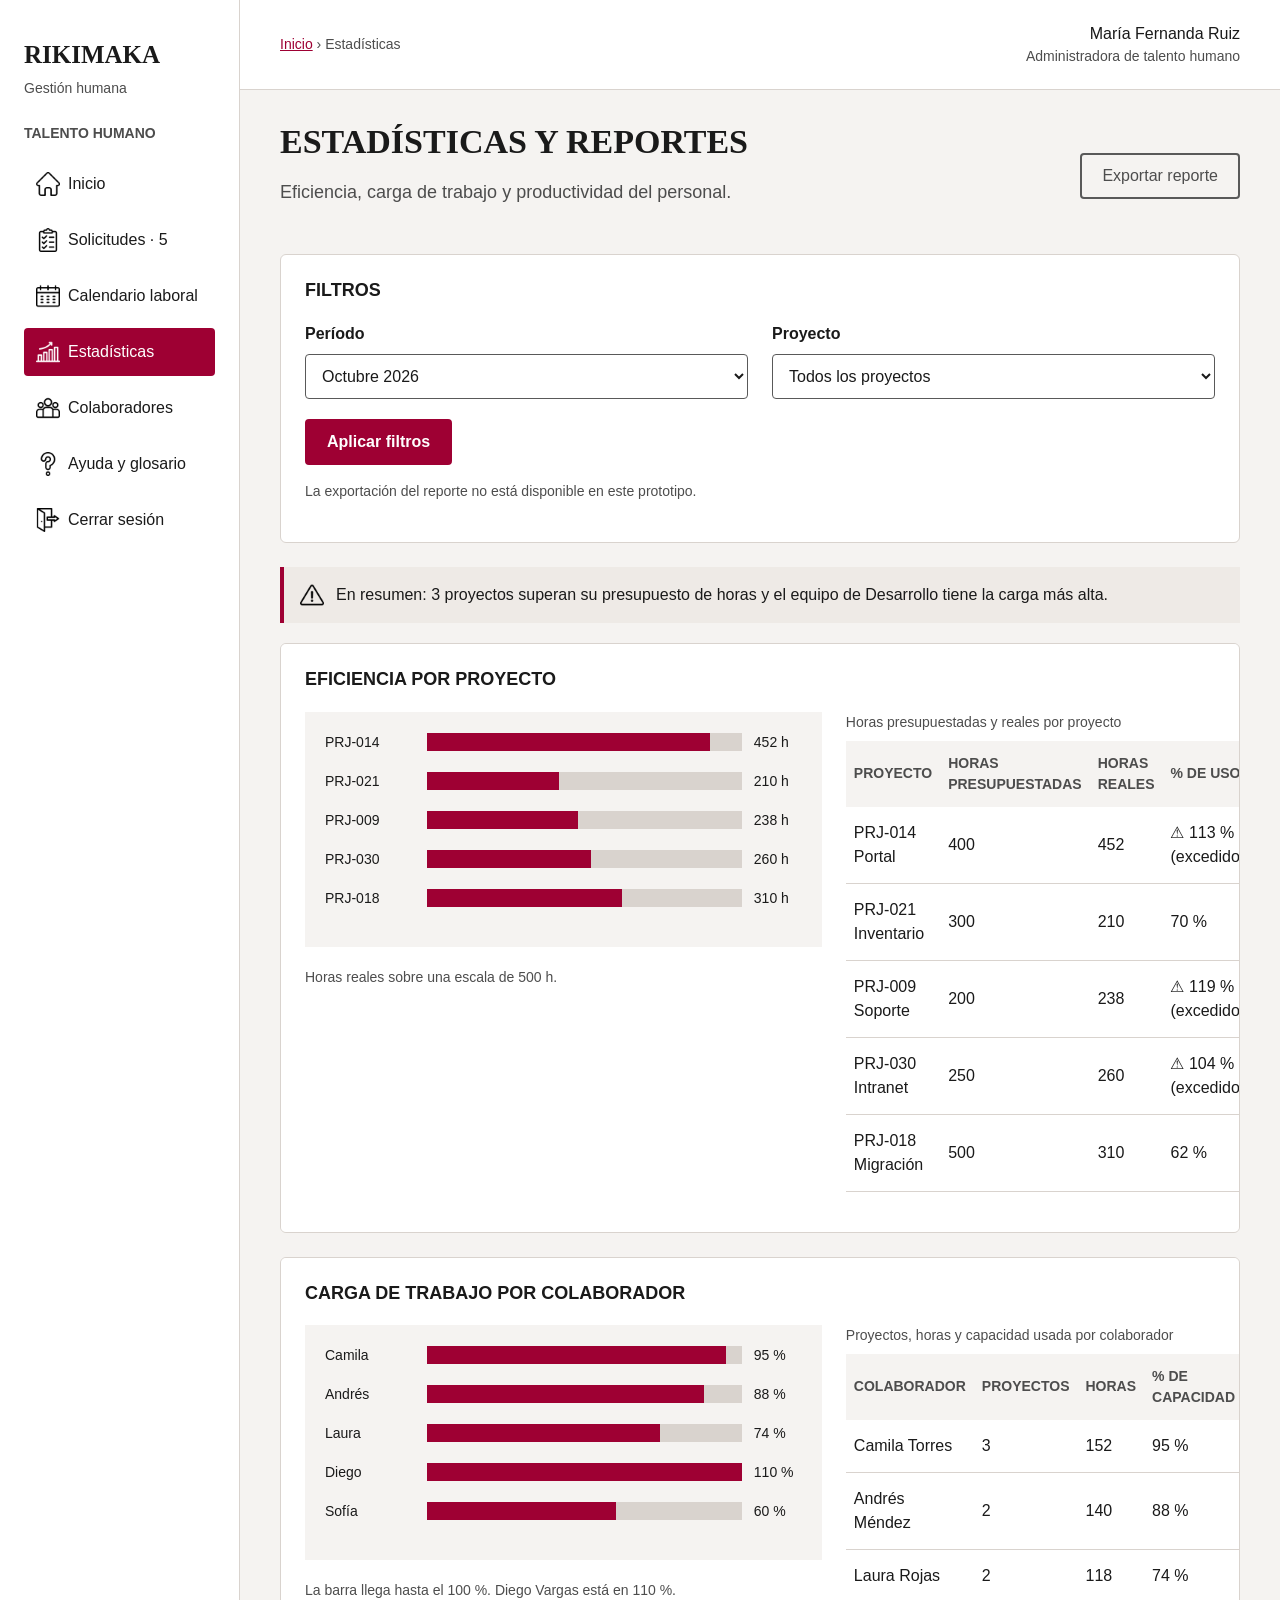
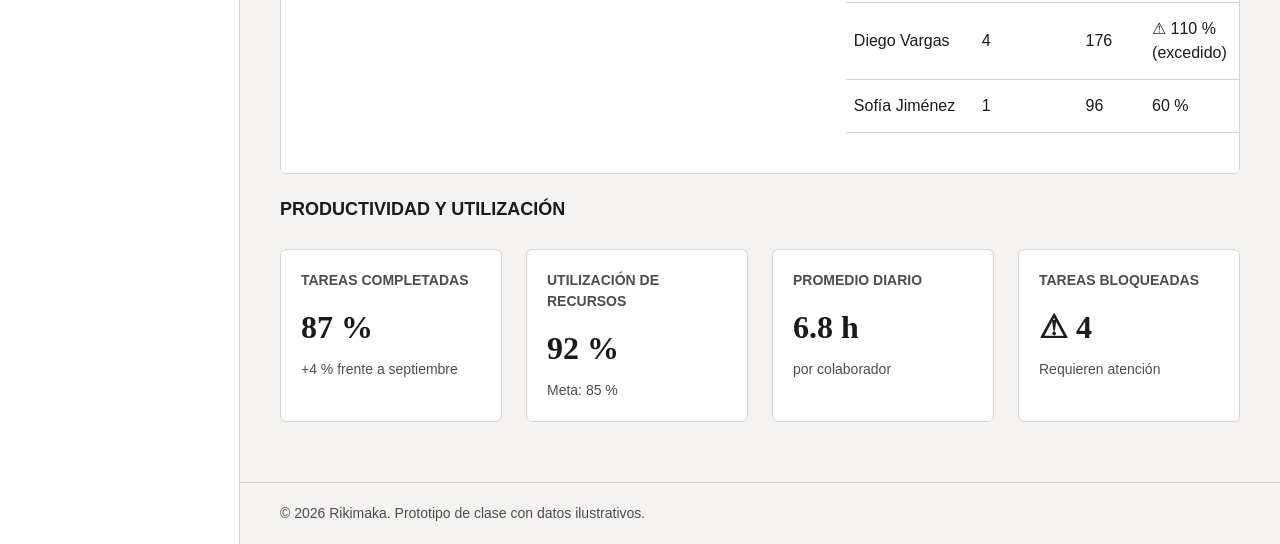
<file: src/estadisticas.html>
<!DOCTYPE html>
<!-- W09 · Estadísticas y reportes -->
<html lang="es">

<head>
    <meta charset="UTF-8">
    <meta name="viewport" content="width=device-width, initial-scale=1.0">
    <meta name="description" content="Eficiencia por proyecto, carga de trabajo y productividad del personal.">
    <meta name="author" content="Equipo Rikimaka">

    <link rel="stylesheet" href="../assets/css/base.css">
    <link rel="stylesheet" href="../assets/css/layout.css">
    <link rel="stylesheet" href="../assets/css/components.css">

    <title>Estadísticas | Rikimaka</title>
</head>

<body>

    <a class="saltar" href="#contenido">Saltar al contenido principal</a>

    <div class="layout">

        <aside class="lateral">
            <a class="logo" href="index.html">RIKIMAKA</a>
            <p class="sublogo">Gestión humana</p>
            <p class="rol mayusculas">Talento humano</p>

            <nav class="menu-lateral" aria-label="Menú de talento humano">
                <ul>
                    <li><a href="administrador.html"><img class="icono" src="../assets/img/iconos/inicio.png" alt="" width="24" height="24">Inicio</a></li>
                    <li><a href="solicitudes.html"><img class="icono" src="../assets/img/iconos/solicitudes.png" alt="" width="24" height="24">Solicitudes · 5</a></li>
                    <li><a href="calendario.html"><img class="icono" src="../assets/img/iconos/calendario.png" alt="" width="24" height="24">Calendario laboral</a></li>
                    <li><a class="activo" href="estadisticas.html" aria-current="page"><img class="icono" src="../assets/img/iconos/estadisticas.png" alt="" width="24" height="24">Estadísticas</a></li>
                    <li><a href="administrador.html#colaboradores"><img class="icono" src="../assets/img/iconos/colaboradores.png" alt="" width="24" height="24">Colaboradores</a></li>
                    <li><a href="ayuda.html"><img class="icono" src="../assets/img/iconos/ayuda.png" alt="" width="24" height="24">Ayuda y glosario</a></li>
                    <li><a href="login.html"><img class="icono" src="../assets/img/iconos/salir.png" alt="" width="24" height="24">Cerrar sesión</a></li>
                </ul>
            </nav>
        </aside>

        <div class="area">

            <header class="cabecera">
                <nav class="migas" aria-label="Ruta de navegación">
                    <a href="administrador.html">Inicio</a> ›
                    <span aria-current="page">Estadísticas</span>
                </nav>

                <div class="usuario">
                    María Fernanda Ruiz
                    <span>Administradora de talento humano</span>
                </div>
            </header>

            <main class="contenido" id="contenido">

                <section class="entre" aria-labelledby="estadisticas-titulo">
                    <div>
                        <h1 class="mayusculas" id="estadisticas-titulo">Estadísticas y reportes</h1>
                        <p class="descripcion">Eficiencia, carga de trabajo y productividad del personal.</p>
                    </div>
                    <button type="button" class="secundario" disabled>Exportar reporte</button>
                </section>

                <section class="panel" aria-labelledby="filtros-titulo">
                    <h2 class="mayusculas" id="filtros-titulo">Filtros</h2>

                    <form action="estadisticas.html" method="get">
                        <div class="iguales">
                            <div class="grupo">
                                <label for="periodo">Período</label>
                                <select id="periodo" name="periodo">
                                    <option>Octubre 2026</option>
                                    <option>Septiembre 2026</option>
                                </select>
                            </div>
                            <div class="grupo">
                                <label for="proyecto">Proyecto</label>
                                <select id="proyecto" name="proyecto">
                                    <option>Todos los proyectos</option>
                                    <option>PRJ-014</option>
                                    <option>PRJ-021</option>
                                    <option>PRJ-009</option>
                                    <option>PRJ-030</option>
                                    <option>PRJ-018</option>
                                </select>
                            </div>
                        </div>

                        <button type="submit">Aplicar filtros</button>
                    </form>

                    <p class="nota">La exportación del reporte no está disponible en este prototipo.</p>
                </section>

                <p class="aviso"><img class="icono" src="../assets/img/iconos/advertencia.png" alt="" width="24" height="24"> En resumen: 3 proyectos superan su presupuesto de horas y el equipo de Desarrollo tiene la carga más alta.</p>

                <section class="panel" id="eficiencia" aria-labelledby="eficiencia-titulo">
                    <h2 class="mayusculas" id="eficiencia-titulo">Eficiencia por proyecto</h2>

                    <div class="grafico-tabla">

                        <div>
                            <div class="grafico">
                                <div class="fila-barra">
                                    <span>PRJ-014</span>
                                    <div class="pista"><div class="barra b90"></div></div>
                                    <span>452 h</span>
                                </div>
                                <div class="fila-barra">
                                    <span>PRJ-021</span>
                                    <div class="pista"><div class="barra b42"></div></div>
                                    <span>210 h</span>
                                </div>
                                <div class="fila-barra">
                                    <span>PRJ-009</span>
                                    <div class="pista"><div class="barra b48"></div></div>
                                    <span>238 h</span>
                                </div>
                                <div class="fila-barra">
                                    <span>PRJ-030</span>
                                    <div class="pista"><div class="barra b52"></div></div>
                                    <span>260 h</span>
                                </div>
                                <div class="fila-barra">
                                    <span>PRJ-018</span>
                                    <div class="pista"><div class="barra b62"></div></div>
                                    <span>310 h</span>
                                </div>
                            </div>
                            <p class="nota">Horas reales sobre una escala de 500 h.</p>
                        </div>

                        <table>
                            <caption>Horas presupuestadas y reales por proyecto</caption>
                            <thead>
                            <tr>
                                <th class="mayusculas" scope="col">Proyecto</th>
                                <th class="mayusculas" scope="col">Horas presupuestadas</th>
                                <th class="mayusculas" scope="col">Horas reales</th>
                                <th class="mayusculas" scope="col">% de uso</th>
                            </tr>
                            </thead>
                            <tbody>
                                <tr><td>PRJ-014 Portal</td><td>400</td><td>452</td><td>⚠ 113 % (excedido)</td></tr>
                                <tr><td>PRJ-021 Inventario</td><td>300</td><td>210</td><td>70 %</td></tr>
                                <tr><td>PRJ-009 Soporte</td><td>200</td><td>238</td><td>⚠ 119 % (excedido)</td></tr>
                                <tr><td>PRJ-030 Intranet</td><td>250</td><td>260</td><td>⚠ 104 % (excedido)</td></tr>
                                <tr><td>PRJ-018 Migración</td><td>500</td><td>310</td><td>62 %</td></tr>
                            </tbody>
                        </table>

                    </div>
                </section>

                <section class="panel" aria-labelledby="carga-titulo">
                    <h2 class="mayusculas" id="carga-titulo">Carga de trabajo por colaborador</h2>

                    <div class="grafico-tabla">

                        <div>
                            <div class="grafico">
                                <div class="fila-barra">
                                    <span>Camila</span>
                                    <div class="pista"><div class="barra b95"></div></div>
                                    <span>95 %</span>
                                </div>
                                <div class="fila-barra">
                                    <span>Andrés</span>
                                    <div class="pista"><div class="barra b88"></div></div>
                                    <span>88 %</span>
                                </div>
                                <div class="fila-barra">
                                    <span>Laura</span>
                                    <div class="pista"><div class="barra b74"></div></div>
                                    <span>74 %</span>
                                </div>
                                <div class="fila-barra">
                                    <span>Diego</span>
                                    <div class="pista"><div class="barra b100"></div></div>
                                    <span>110 %</span>
                                </div>
                                <div class="fila-barra">
                                    <span>Sofía</span>
                                    <div class="pista"><div class="barra b60"></div></div>
                                    <span>60 %</span>
                                </div>
                            </div>
                            <p class="nota">La barra llega hasta el 100 %. Diego Vargas está en 110 %.</p>
                        </div>

                        <table>
                            <caption>Proyectos, horas y capacidad usada por colaborador</caption>
                            <thead>
                            <tr>
                                <th class="mayusculas" scope="col">Colaborador</th>
                                <th class="mayusculas" scope="col">Proyectos</th>
                                <th class="mayusculas" scope="col">Horas</th>
                                <th class="mayusculas" scope="col">% de capacidad</th>
                            </tr>
                            </thead>
                            <tbody>
                                <tr><td>Camila Torres</td><td>3</td><td>152</td><td>95 %</td></tr>
                                <tr><td>Andrés Méndez</td><td>2</td><td>140</td><td>88 %</td></tr>
                                <tr><td>Laura Rojas</td><td>2</td><td>118</td><td>74 %</td></tr>
                                <tr><td>Diego Vargas</td><td>4</td><td>176</td><td>⚠ 110 % (excedido)</td></tr>
                                <tr><td>Sofía Jiménez</td><td>1</td><td>96</td><td>60 %</td></tr>
                            </tbody>
                        </table>

                    </div>
                </section>

                <section aria-labelledby="productividad-titulo">
                    <h2 class="mayusculas" id="productividad-titulo">Productividad y utilización</h2>

                    <div class="metricas">

                        <article class="metrica">
                            <h3 class="mayusculas">Tareas completadas</h3>
                            <span class="valor">87 %</span>
                            <p class="apoyo">+4 % frente a septiembre</p>
                        </article>

                        <article class="metrica">
                            <h3 class="mayusculas">Utilización de recursos</h3>
                            <span class="valor">92 %</span>
                            <p class="apoyo">Meta: 85 %</p>
                        </article>

                        <article class="metrica">
                            <h3 class="mayusculas">Promedio diario</h3>
                            <span class="valor">6.8 h</span>
                            <p class="apoyo">por colaborador</p>
                        </article>

                        <article class="metrica">
                            <h3 class="mayusculas">Tareas bloqueadas</h3>
                            <span class="valor">⚠ 4</span>
                            <p class="apoyo">Requieren atención</p>
                        </article>

                    </div>
                </section>

            </main>

            <footer class="pie-interno">
                <p class="nota">© 2026 Rikimaka. Prototipo de clase con datos ilustrativos.</p>
            </footer>

        </div>
    </div>
</body>
</html>
</file>
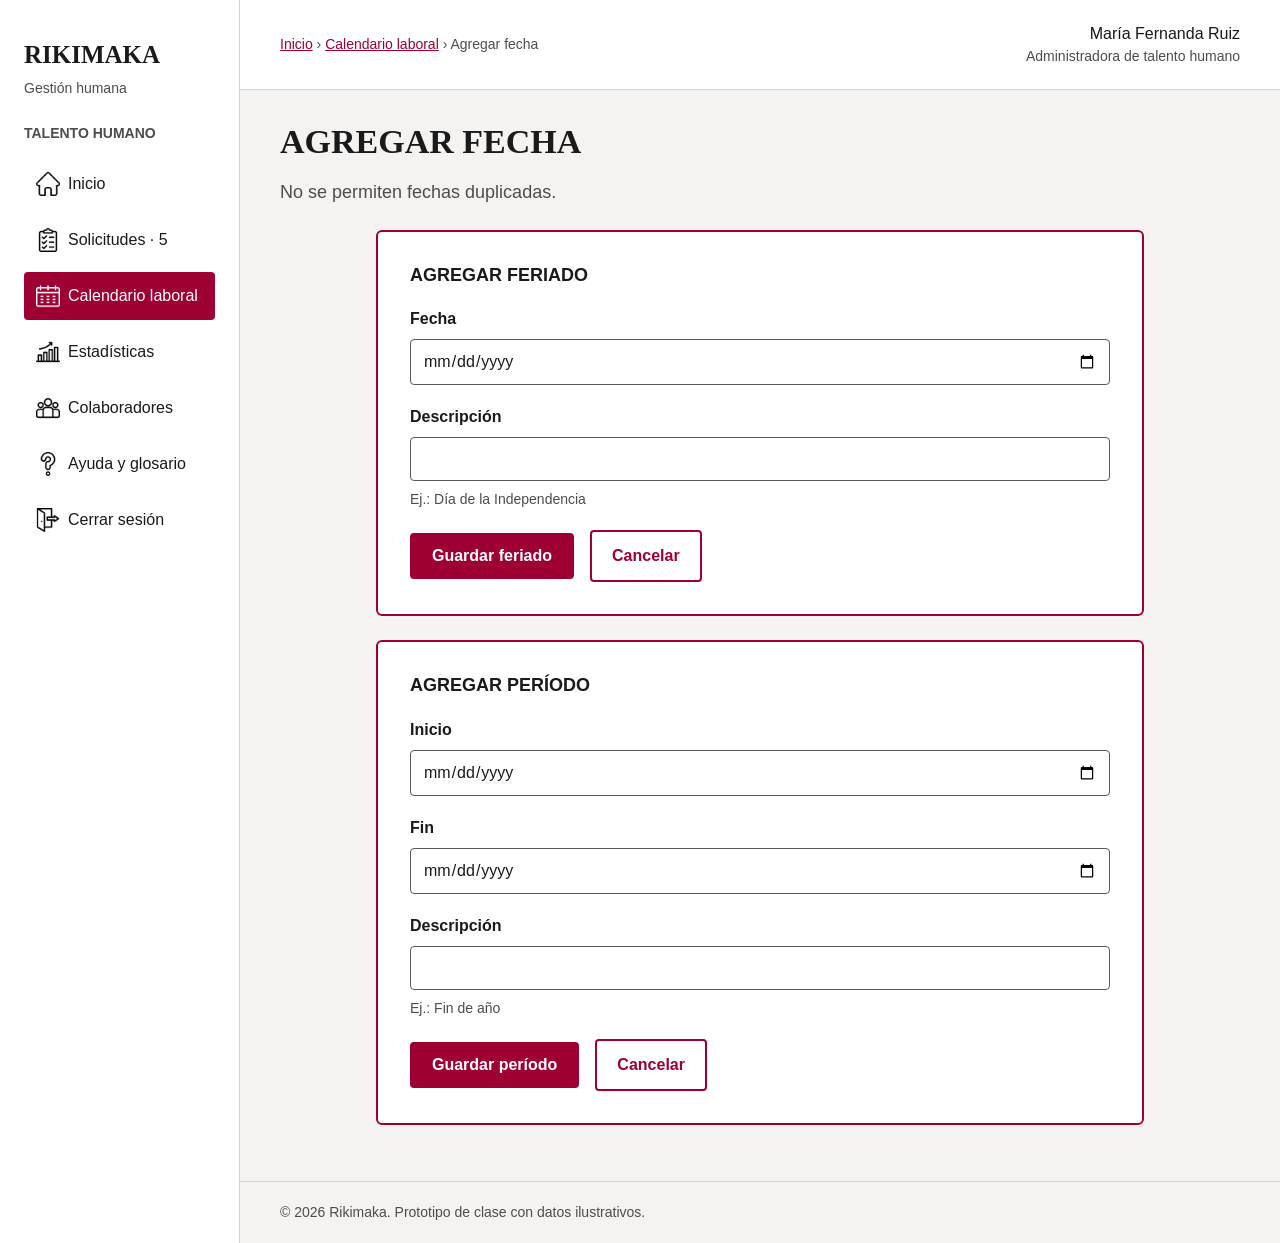
<file: src/formulario-feriado.html>
<!DOCTYPE html>
<!-- W08b · Formulario de feriado y período -->
<html lang="es">

<head>
    <meta charset="UTF-8">
    <meta name="viewport" content="width=device-width, initial-scale=1.0">
    <meta name="description" content="Formularios para agregar un feriado o un período de vacaciones permitido.">
    <meta name="author" content="Equipo Rikimaka">

    <link rel="stylesheet" href="../assets/css/base.css">
    <link rel="stylesheet" href="../assets/css/layout.css">
    <link rel="stylesheet" href="../assets/css/components.css">

    <title>Agregar fecha | Rikimaka</title>
</head>

<body>

    <a class="saltar" href="#contenido">Saltar al contenido principal</a>

    <div class="layout">

        <aside class="lateral">
            <a class="logo" href="index.html">RIKIMAKA</a>
            <p class="sublogo">Gestión humana</p>
            <p class="rol mayusculas">Talento humano</p>

            <nav class="menu-lateral" aria-label="Menú de talento humano">
                <ul>
                    <li><a href="administrador.html"><img class="icono" src="../assets/img/iconos/inicio.png" alt="" width="24" height="24">Inicio</a></li>
                    <li><a href="solicitudes.html"><img class="icono" src="../assets/img/iconos/solicitudes.png" alt="" width="24" height="24">Solicitudes · 5</a></li>
                    <li><a class="activo" href="calendario.html"><img class="icono" src="../assets/img/iconos/calendario.png" alt="" width="24" height="24">Calendario laboral</a></li>
                    <li><a href="estadisticas.html"><img class="icono" src="../assets/img/iconos/estadisticas.png" alt="" width="24" height="24">Estadísticas</a></li>
                    <li><a href="administrador.html#colaboradores"><img class="icono" src="../assets/img/iconos/colaboradores.png" alt="" width="24" height="24">Colaboradores</a></li>
                    <li><a href="ayuda.html"><img class="icono" src="../assets/img/iconos/ayuda.png" alt="" width="24" height="24">Ayuda y glosario</a></li>
                    <li><a href="login.html"><img class="icono" src="../assets/img/iconos/salir.png" alt="" width="24" height="24">Cerrar sesión</a></li>
                </ul>
            </nav>
        </aside>

        <div class="area">

            <header class="cabecera">
                <nav class="migas" aria-label="Ruta de navegación">
                    <a href="administrador.html">Inicio</a> ›
                    <a href="calendario.html">Calendario laboral</a> ›
                    <span aria-current="page">Agregar fecha</span>
                </nav>

                <div class="usuario">
                    María Fernanda Ruiz
                    <span>Administradora de talento humano</span>
                </div>
            </header>

            <main class="contenido" id="contenido">

                <h1 class="mayusculas">Agregar fecha</h1>
                <p class="descripcion">No se permiten fechas duplicadas.</p>

                <article class="confirmacion" id="agregar-feriado" aria-labelledby="form-feriado-titulo">
                    <h2 class="mayusculas" id="form-feriado-titulo">Agregar feriado</h2>

                    <form action="calendario.html#fecha-guardada" method="get">
                        <div class="grupo">
                            <label for="fecha">Fecha</label>
                            <input id="fecha" name="fecha" type="date" required>
                        </div>

                        <div class="grupo">
                            <label for="descripcion">Descripción</label>
                            <input id="descripcion" name="descripcion" type="text" required>
                            <p class="ayuda">Ej.: Día de la Independencia</p>
                        </div>

                        <div class="fila">
                            <button type="submit">Guardar feriado</button>
                            <a class="boton secundario" href="calendario.html#feriados">Cancelar</a>
                        </div>
                    </form>
                </article>

                <article class="confirmacion" id="agregar-periodo" aria-labelledby="form-periodo-titulo">
                    <h2 class="mayusculas" id="form-periodo-titulo">Agregar período</h2>

                    <form action="calendario.html#fecha-guardada" method="get">
                        <div class="grupo">
                            <label for="periodo-inicio">Inicio</label>
                            <input id="periodo-inicio" name="inicio" type="date" required>
                        </div>

                        <div class="grupo">
                            <label for="periodo-fin">Fin</label>
                            <input id="periodo-fin" name="fin" type="date" required>
                        </div>

                        <div class="grupo">
                            <label for="periodo-descripcion">Descripción</label>
                            <input id="periodo-descripcion" name="descripcion" type="text" required>
                            <p class="ayuda">Ej.: Fin de año</p>
                        </div>

                        <div class="fila">
                            <button type="submit">Guardar período</button>
                            <a class="boton secundario" href="calendario.html#periodos">Cancelar</a>
                        </div>
                    </form>
                </article>

            </main>

            <footer class="pie-interno">
                <p class="nota">© 2026 Rikimaka. Prototipo de clase con datos ilustrativos.</p>
            </footer>

        </div>
    </div>
</body>
</html>
</file>
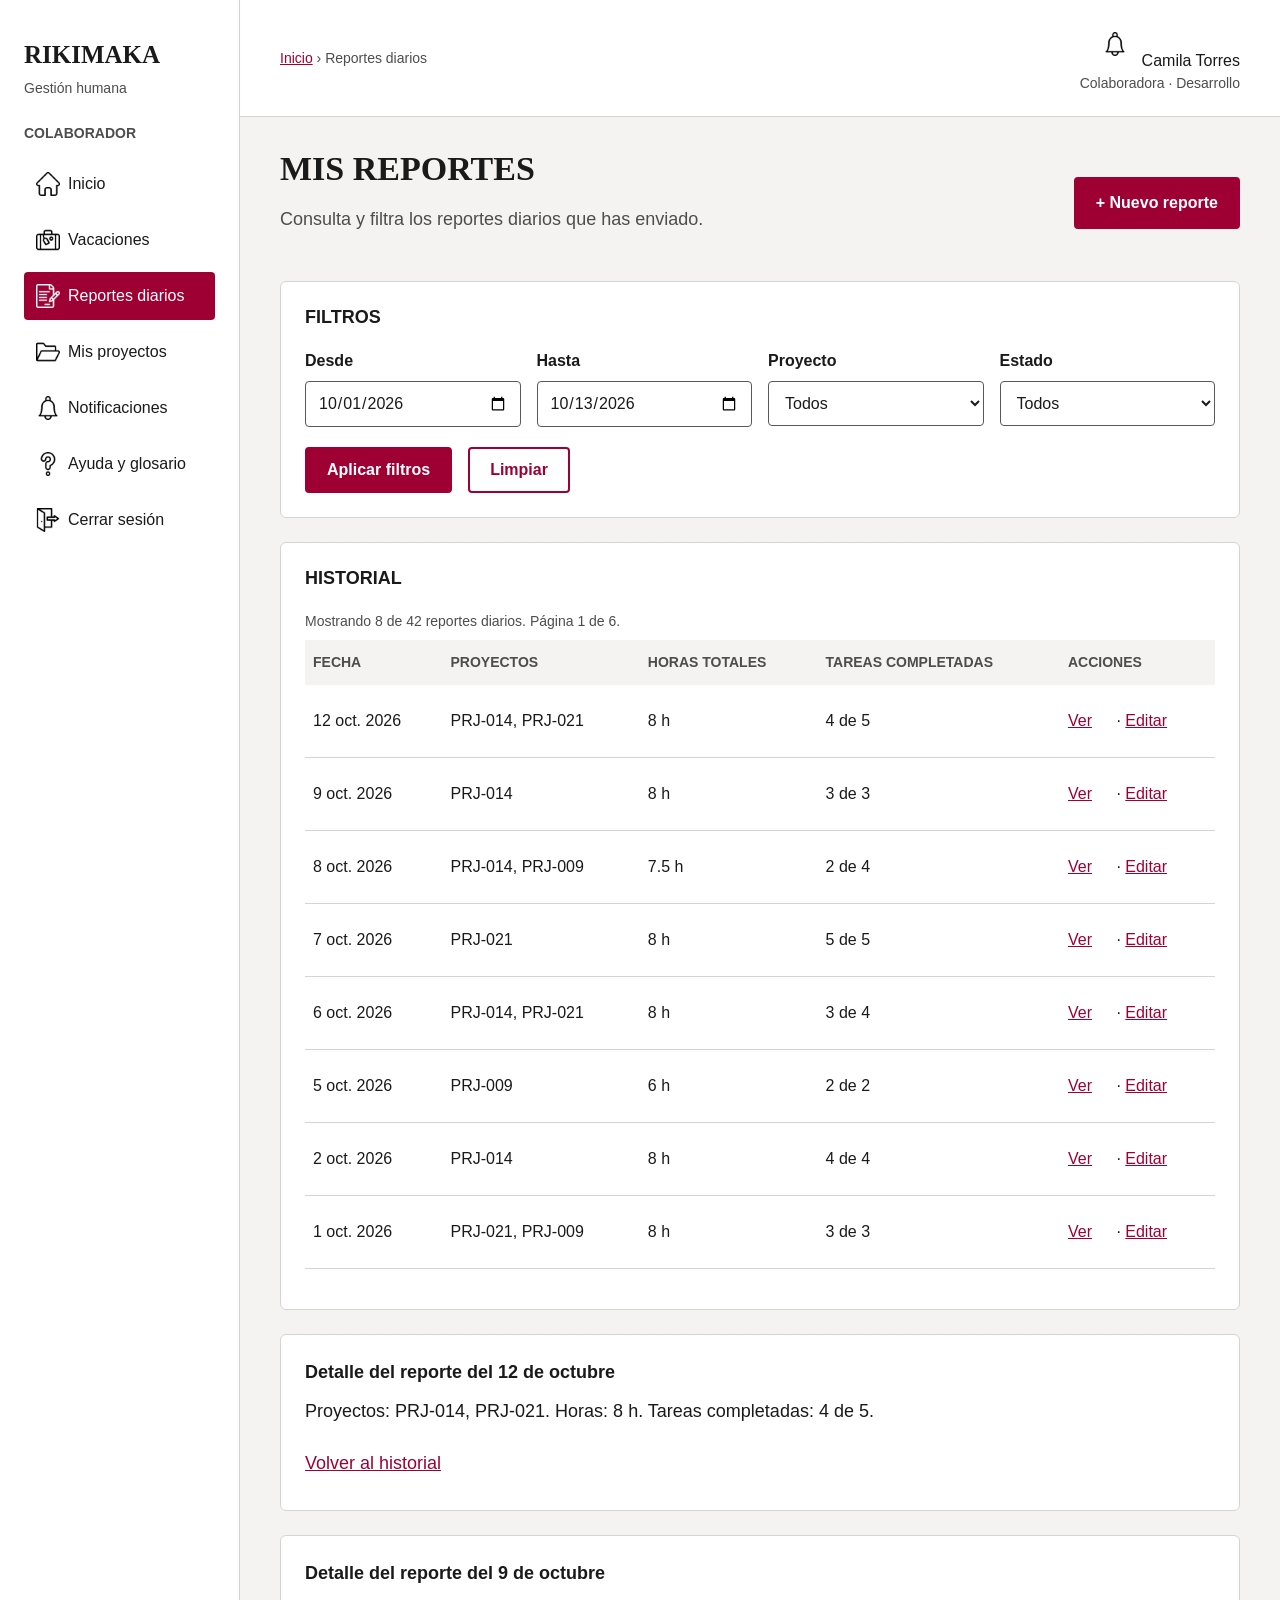
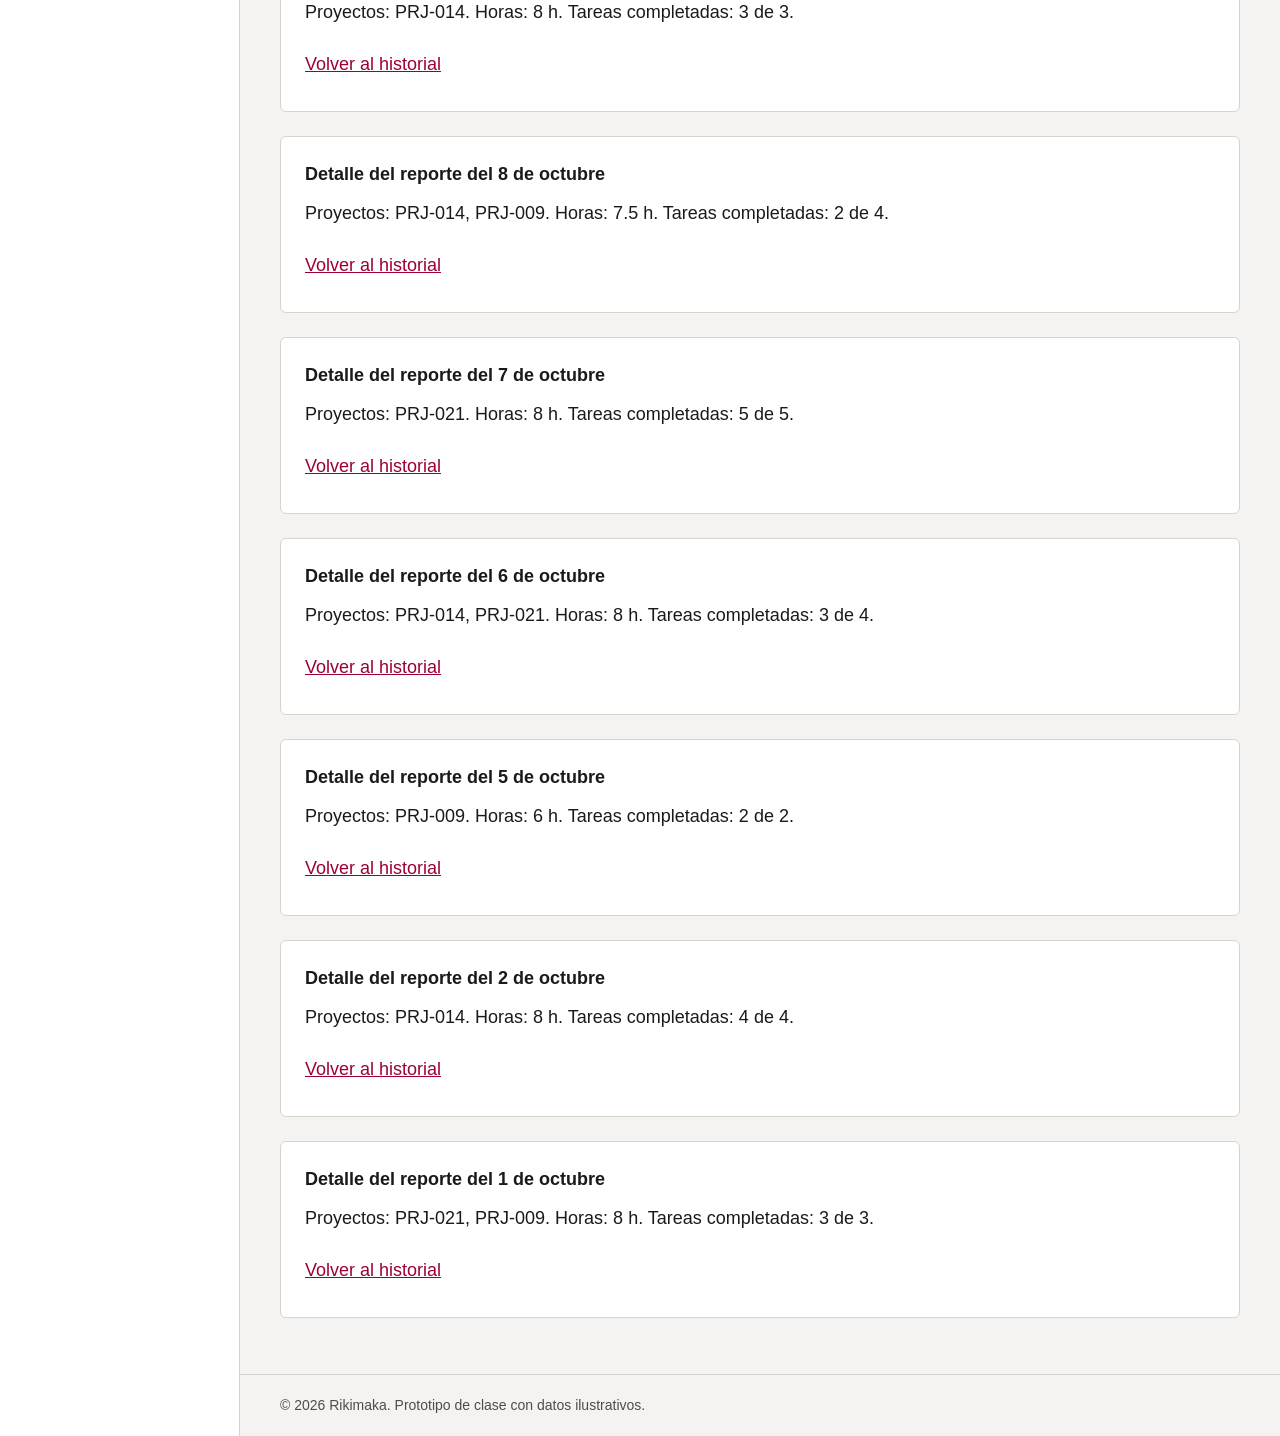
<file: src/historial.html>
<!DOCTYPE html>
<!-- W05 · Historial de reportes -->
<html lang="es">

<head>
    <meta charset="UTF-8">
    <meta name="viewport" content="width=device-width, initial-scale=1.0">
    <meta name="description" content="Consulta de los reportes diarios enviados por el colaborador.">
    <meta name="author" content="Equipo Rikimaka">

    <link rel="stylesheet" href="../assets/css/base.css">
    <link rel="stylesheet" href="../assets/css/layout.css">
    <link rel="stylesheet" href="../assets/css/components.css">

    <title>Historial de reportes | Rikimaka</title>
</head>

<body>

    <a class="saltar" href="#contenido">Saltar al contenido principal</a>

    <div class="layout">

        <aside class="lateral">
            <a class="logo" href="index.html">RIKIMAKA</a>
            <p class="sublogo">Gestión humana</p>
            <p class="rol mayusculas">Colaborador</p>

            <nav class="menu-lateral" aria-label="Menú de colaborador">
                <ul>
                    <li><a href="colaborador.html"><img class="icono" src="../assets/img/iconos/inicio.png" alt="" width="24" height="24">Inicio</a></li>
                    <li><a href="vacaciones.html"><img class="icono" src="../assets/img/iconos/vacaciones.png" alt="" width="24" height="24">Vacaciones</a></li>
                    <li><a class="activo" href="historial.html" aria-current="page"><img class="icono" src="../assets/img/iconos/reporte.png" alt="" width="24" height="24">Reportes diarios</a></li>
                    <li><a href="colaborador.html#proyectos"><img class="icono" src="../assets/img/iconos/proyectos.png" alt="" width="24" height="24">Mis proyectos</a></li>
                    <li><a href="colaborador.html#notificaciones"><img class="icono" src="../assets/img/iconos/notificaciones.png" alt="" width="24" height="24">Notificaciones</a></li>
                    <li><a href="ayuda.html"><img class="icono" src="../assets/img/iconos/ayuda.png" alt="" width="24" height="24">Ayuda y glosario</a></li>
                    <li><a href="login.html"><img class="icono" src="../assets/img/iconos/salir.png" alt="" width="24" height="24">Cerrar sesión</a></li>
                </ul>
            </nav>
        </aside>

        <div class="area">

            <header class="cabecera">
                <nav class="migas" aria-label="Ruta de navegación">
                    <a href="colaborador.html">Inicio</a> ›
                    <span aria-current="page">Reportes diarios</span>
                </nav>

                <div class="usuario">
                    <a class="campana" href="colaborador.html#notificaciones"><img class="icono" src="../assets/img/iconos/notificaciones.png" alt="Ver notificaciones" width="24" height="24"></a>
                    Camila Torres
                    <span>Colaboradora · Desarrollo</span>
                </div>
            </header>

            <main class="contenido" id="contenido">

                <p class="mensaje" id="reporte-enviado" role="status">Reporte enviado.</p>

                <section class="entre" aria-labelledby="historial-titulo">
                    <div>
                        <h1 class="mayusculas" id="historial-titulo">Mis reportes</h1>
                        <p class="descripcion">Consulta y filtra los reportes diarios que has enviado.</p>
                    </div>
                    <a class="boton" href="reporte-diario.html">+ Nuevo reporte</a>
                </section>

                <section class="panel" aria-labelledby="filtros-titulo">
                    <h2 class="mayusculas" id="filtros-titulo">Filtros</h2>

                    <form action="historial.html" method="get">
                        <div class="filtros">
                            <div class="grupo">
                                <label for="desde">Desde</label>
                                <input id="desde" name="desde" type="date" value="2026-10-01">
                            </div>
                            <div class="grupo">
                                <label for="hasta">Hasta</label>
                                <input id="hasta" name="hasta" type="date" value="2026-10-13">
                            </div>
                            <div class="grupo">
                                <label for="proyecto">Proyecto</label>
                                <select id="proyecto" name="proyecto">
                                    <option>Todos</option>
                                    <option>PRJ-014</option>
                                    <option>PRJ-021</option>
                                    <option>PRJ-009</option>
                                </select>
                            </div>
                            <div class="grupo">
                                <label for="estado">Estado</label>
                                <select id="estado" name="estado">
                                    <option>Todos</option>
                                    <option>Pendiente</option>
                                    <option>En progreso</option>
                                    <option>Completada</option>
                                    <option>Bloqueada</option>
                                </select>
                            </div>
                        </div>

                        <div class="fila">
                            <button type="submit">Aplicar filtros</button>
                            <button type="reset" class="secundario">Limpiar</button>
                        </div>
                    </form>
                </section>

                <section class="panel" aria-labelledby="tabla-historial-titulo">
                    <h2 class="mayusculas" id="tabla-historial-titulo">Historial</h2>

                    <table>
                        <caption>Mostrando 8 de 42 reportes diarios. Página 1 de 6.</caption>
                        <thead>
                        <tr>
                            <th class="mayusculas" scope="col">Fecha</th>
                            <th class="mayusculas" scope="col">Proyectos</th>
                            <th class="mayusculas" scope="col">Horas totales</th>
                            <th class="mayusculas" scope="col">Tareas completadas</th>
                            <th class="mayusculas" scope="col">Acciones</th>
                        </tr>
                        </thead>
                        <tbody>
                            <tr>
                                <td>12 oct. 2026</td>
                                <td>PRJ-014, PRJ-021</td>
                                <td>8 h</td>
                                <td>4 de 5</td>
                                <td>
                                    <a href="#detalle0">Ver<span class="solo-lector"> reporte del 12 de octubre</span></a> ·
                                    <a href="reporte-diario.html">Editar<span class="solo-lector"> reporte del 12 de octubre</span></a>
                                </td>
                            </tr>
                            <tr>
                                <td>9 oct. 2026</td>
                                <td>PRJ-014</td>
                                <td>8 h</td>
                                <td>3 de 3</td>
                                <td>
                                    <a href="#detalle1">Ver<span class="solo-lector"> reporte del 9 de octubre</span></a> ·
                                    <a href="reporte-diario.html">Editar<span class="solo-lector"> reporte del 9 de octubre</span></a>
                                </td>
                            </tr>
                            <tr>
                                <td>8 oct. 2026</td>
                                <td>PRJ-014, PRJ-009</td>
                                <td>7.5 h</td>
                                <td>2 de 4</td>
                                <td>
                                    <a href="#detalle2">Ver<span class="solo-lector"> reporte del 8 de octubre</span></a> ·
                                    <a href="reporte-diario.html">Editar<span class="solo-lector"> reporte del 8 de octubre</span></a>
                                </td>
                            </tr>
                            <tr>
                                <td>7 oct. 2026</td>
                                <td>PRJ-021</td>
                                <td>8 h</td>
                                <td>5 de 5</td>
                                <td>
                                    <a href="#detalle3">Ver<span class="solo-lector"> reporte del 7 de octubre</span></a> ·
                                    <a href="reporte-diario.html">Editar<span class="solo-lector"> reporte del 7 de octubre</span></a>
                                </td>
                            </tr>
                            <tr>
                                <td>6 oct. 2026</td>
                                <td>PRJ-014, PRJ-021</td>
                                <td>8 h</td>
                                <td>3 de 4</td>
                                <td>
                                    <a href="#detalle4">Ver<span class="solo-lector"> reporte del 6 de octubre</span></a> ·
                                    <a href="reporte-diario.html">Editar<span class="solo-lector"> reporte del 6 de octubre</span></a>
                                </td>
                            </tr>
                            <tr>
                                <td>5 oct. 2026</td>
                                <td>PRJ-009</td>
                                <td>6 h</td>
                                <td>2 de 2</td>
                                <td>
                                    <a href="#detalle5">Ver<span class="solo-lector"> reporte del 5 de octubre</span></a> ·
                                    <a href="reporte-diario.html">Editar<span class="solo-lector"> reporte del 5 de octubre</span></a>
                                </td>
                            </tr>
                            <tr>
                                <td>2 oct. 2026</td>
                                <td>PRJ-014</td>
                                <td>8 h</td>
                                <td>4 de 4</td>
                                <td>
                                    <a href="#detalle6">Ver<span class="solo-lector"> reporte del 2 de octubre</span></a> ·
                                    <a href="reporte-diario.html">Editar<span class="solo-lector"> reporte del 2 de octubre</span></a>
                                </td>
                            </tr>
                            <tr>
                                <td>1 oct. 2026</td>
                                <td>PRJ-021, PRJ-009</td>
                                <td>8 h</td>
                                <td>3 de 3</td>
                                <td>
                                    <a href="#detalle7">Ver<span class="solo-lector"> reporte del 1 de octubre</span></a> ·
                                    <a href="reporte-diario.html">Editar<span class="solo-lector"> reporte del 1 de octubre</span></a>
                                </td>
                            </tr>
                        </tbody>
                    </table>
                </section>

                <article class="panel" id="detalle0" aria-labelledby="detalle0-titulo">
                    <h3 id="detalle0-titulo">Detalle del reporte del 12 de octubre</h3>
                    <p>Proyectos: PRJ-014, PRJ-021. Horas: 8 h. Tareas completadas: 4 de 5.</p>
                    <a href="#tabla-historial-titulo">Volver al historial</a>
                </article>

                <article class="panel" id="detalle1" aria-labelledby="detalle1-titulo">
                    <h3 id="detalle1-titulo">Detalle del reporte del 9 de octubre</h3>
                    <p>Proyectos: PRJ-014. Horas: 8 h. Tareas completadas: 3 de 3.</p>
                    <a href="#tabla-historial-titulo">Volver al historial</a>
                </article>

                <article class="panel" id="detalle2" aria-labelledby="detalle2-titulo">
                    <h3 id="detalle2-titulo">Detalle del reporte del 8 de octubre</h3>
                    <p>Proyectos: PRJ-014, PRJ-009. Horas: 7.5 h. Tareas completadas: 2 de 4.</p>
                    <a href="#tabla-historial-titulo">Volver al historial</a>
                </article>

                <article class="panel" id="detalle3" aria-labelledby="detalle3-titulo">
                    <h3 id="detalle3-titulo">Detalle del reporte del 7 de octubre</h3>
                    <p>Proyectos: PRJ-021. Horas: 8 h. Tareas completadas: 5 de 5.</p>
                    <a href="#tabla-historial-titulo">Volver al historial</a>
                </article>

                <article class="panel" id="detalle4" aria-labelledby="detalle4-titulo">
                    <h3 id="detalle4-titulo">Detalle del reporte del 6 de octubre</h3>
                    <p>Proyectos: PRJ-014, PRJ-021. Horas: 8 h. Tareas completadas: 3 de 4.</p>
                    <a href="#tabla-historial-titulo">Volver al historial</a>
                </article>

                <article class="panel" id="detalle5" aria-labelledby="detalle5-titulo">
                    <h3 id="detalle5-titulo">Detalle del reporte del 5 de octubre</h3>
                    <p>Proyectos: PRJ-009. Horas: 6 h. Tareas completadas: 2 de 2.</p>
                    <a href="#tabla-historial-titulo">Volver al historial</a>
                </article>

                <article class="panel" id="detalle6" aria-labelledby="detalle6-titulo">
                    <h3 id="detalle6-titulo">Detalle del reporte del 2 de octubre</h3>
                    <p>Proyectos: PRJ-014. Horas: 8 h. Tareas completadas: 4 de 4.</p>
                    <a href="#tabla-historial-titulo">Volver al historial</a>
                </article>

                <article class="panel" id="detalle7" aria-labelledby="detalle7-titulo">
                    <h3 id="detalle7-titulo">Detalle del reporte del 1 de octubre</h3>
                    <p>Proyectos: PRJ-021, PRJ-009. Horas: 8 h. Tareas completadas: 3 de 3.</p>
                    <a href="#tabla-historial-titulo">Volver al historial</a>
                </article>

            </main>

            <footer class="pie-interno">
                <p class="nota">© 2026 Rikimaka. Prototipo de clase con datos ilustrativos.</p>
            </footer>

        </div>
    </div>
</body>
</html>
</file>
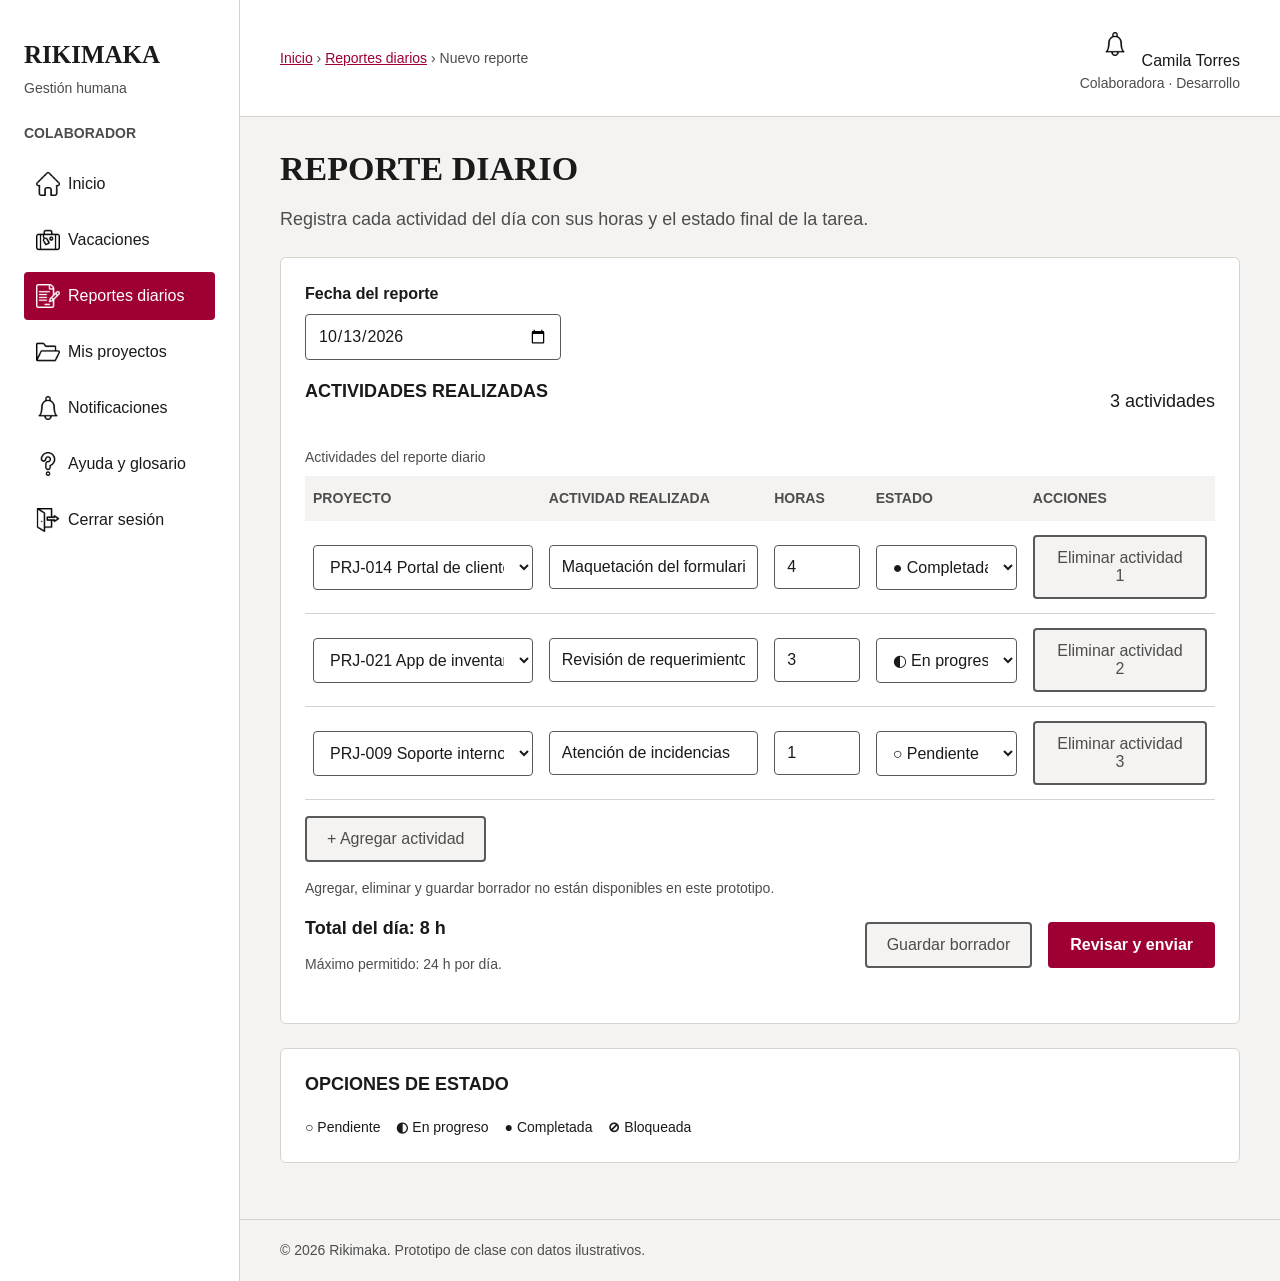
<file: src/reporte-diario.html>
<!DOCTYPE html>
<!-- W04 · Registrar reporte diario -->
<html lang="es">

<head>
    <meta charset="UTF-8">
    <meta name="viewport" content="width=device-width, initial-scale=1.0">
    <meta name="description" content="Registro de las actividades, horas y estado de cada tarea del día.">
    <meta name="author" content="Equipo Rikimaka">

    <link rel="stylesheet" href="../assets/css/base.css">
    <link rel="stylesheet" href="../assets/css/layout.css">
    <link rel="stylesheet" href="../assets/css/components.css">

    <title>Reporte diario | Rikimaka</title>
</head>

<body>

    <a class="saltar" href="#contenido">Saltar al contenido principal</a>

    <div class="layout">

        <aside class="lateral">
            <a class="logo" href="index.html">RIKIMAKA</a>
            <p class="sublogo">Gestión humana</p>
            <p class="rol mayusculas">Colaborador</p>

            <nav class="menu-lateral" aria-label="Menú de colaborador">
                <ul>
                    <li><a href="colaborador.html"><img class="icono" src="../assets/img/iconos/inicio.png" alt="" width="24" height="24">Inicio</a></li>
                    <li><a href="vacaciones.html"><img class="icono" src="../assets/img/iconos/vacaciones.png" alt="" width="24" height="24">Vacaciones</a></li>
                    <li><a class="activo" href="reporte-diario.html" aria-current="page"><img class="icono" src="../assets/img/iconos/reporte.png" alt="" width="24" height="24">Reportes diarios</a></li>
                    <li><a href="colaborador.html#proyectos"><img class="icono" src="../assets/img/iconos/proyectos.png" alt="" width="24" height="24">Mis proyectos</a></li>
                    <li><a href="colaborador.html#notificaciones"><img class="icono" src="../assets/img/iconos/notificaciones.png" alt="" width="24" height="24">Notificaciones</a></li>
                    <li><a href="ayuda.html"><img class="icono" src="../assets/img/iconos/ayuda.png" alt="" width="24" height="24">Ayuda y glosario</a></li>
                    <li><a href="login.html"><img class="icono" src="../assets/img/iconos/salir.png" alt="" width="24" height="24">Cerrar sesión</a></li>
                </ul>
            </nav>
        </aside>

        <div class="area">

            <header class="cabecera">
                <nav class="migas" aria-label="Ruta de navegación">
                    <a href="colaborador.html">Inicio</a> ›
                    <a href="historial.html">Reportes diarios</a> ›
                    <span aria-current="page">Nuevo reporte</span>
                </nav>

                <div class="usuario">
                    <a class="campana" href="colaborador.html#notificaciones"><img class="icono" src="../assets/img/iconos/notificaciones.png" alt="Ver notificaciones" width="24" height="24"></a>
                    Camila Torres
                    <span>Colaboradora · Desarrollo</span>
                </div>
            </header>

            <main class="contenido" id="contenido">

                <section aria-labelledby="reporte-titulo">
                    <h1 class="mayusculas" id="reporte-titulo">Reporte diario</h1>
                    <p class="descripcion">Registra cada actividad del día con sus horas y el estado final de la tarea.</p>
                </section>

                <section class="panel" aria-labelledby="actividades-titulo">
                    <form action="confirmar-reporte.html" method="get">

                        <div class="grupo campo-fecha">
                            <label for="fecha-reporte">Fecha del reporte</label>
                            <input id="fecha-reporte" name="fecha" type="date" value="2026-10-13" required>
                        </div>

                        <div class="entre">
                            <h2 class="mayusculas" id="actividades-titulo">Actividades realizadas</h2>
                            <span>3 actividades</span>
                        </div>

                        <table class="tabla-actividades">
                            <caption>Actividades del reporte diario</caption>
                            <thead>
                            <tr>
                                <th class="mayusculas" scope="col">Proyecto</th>
                                <th class="mayusculas" scope="col">Actividad realizada</th>
                                <th class="mayusculas" scope="col">Horas</th>
                                <th class="mayusculas" scope="col">Estado</th>
                                <th class="mayusculas" scope="col">Acciones</th>
                            </tr>
                            </thead>
                            <tbody>
                                <tr>
                                    <td>
                                        <label class="solo-lector" for="proyecto1">Proyecto de la actividad 1</label>
                                        <select id="proyecto1" name="proyecto1">
                                            <option selected>PRJ-014 Portal de clientes</option>
                                            <option>PRJ-021 App de inventario</option>
                                            <option>PRJ-009 Soporte interno</option>
                                        </select>
                                    </td>
                                    <td>
                                        <label class="solo-lector" for="actividad1">Descripción de la actividad 1</label>
                                        <input id="actividad1" name="actividad1" type="text" value="Maquetación del formulario de registro" required>
                                    </td>
                                    <td>
                                        <label class="solo-lector" for="horas1">Horas de la actividad 1</label>
                                        <input id="horas1" name="horas1" type="number" value="4" min="0.5" max="24" step="0.5" required>
                                    </td>
                                    <td>
                                        <label class="solo-lector" for="estado1">Estado de la actividad 1</label>
                                        <select id="estado1" name="estado1">
                                            <option>○ Pendiente</option>
                                            <option>◐ En progreso</option>
                                            <option selected>● Completada</option>
                                            <option>⊘ Bloqueada</option>
                                        </select>
                                    </td>
                                    <td>
                                        <button type="button" class="secundario" disabled>Eliminar actividad 1</button>
                                    </td>
                                </tr>
                                <tr>
                                    <td>
                                        <label class="solo-lector" for="proyecto2">Proyecto de la actividad 2</label>
                                        <select id="proyecto2" name="proyecto2">
                                            <option>PRJ-014 Portal de clientes</option>
                                            <option selected>PRJ-021 App de inventario</option>
                                            <option>PRJ-009 Soporte interno</option>
                                        </select>
                                    </td>
                                    <td>
                                        <label class="solo-lector" for="actividad2">Descripción de la actividad 2</label>
                                        <input id="actividad2" name="actividad2" type="text" value="Revisión de requerimientos con el cliente" required>
                                    </td>
                                    <td>
                                        <label class="solo-lector" for="horas2">Horas de la actividad 2</label>
                                        <input id="horas2" name="horas2" type="number" value="3" min="0.5" max="24" step="0.5" required>
                                    </td>
                                    <td>
                                        <label class="solo-lector" for="estado2">Estado de la actividad 2</label>
                                        <select id="estado2" name="estado2">
                                            <option>○ Pendiente</option>
                                            <option selected>◐ En progreso</option>
                                            <option>● Completada</option>
                                            <option>⊘ Bloqueada</option>
                                        </select>
                                    </td>
                                    <td>
                                        <button type="button" class="secundario" disabled>Eliminar actividad 2</button>
                                    </td>
                                </tr>
                                <tr>
                                    <td>
                                        <label class="solo-lector" for="proyecto3">Proyecto de la actividad 3</label>
                                        <select id="proyecto3" name="proyecto3">
                                            <option>PRJ-014 Portal de clientes</option>
                                            <option>PRJ-021 App de inventario</option>
                                            <option selected>PRJ-009 Soporte interno</option>
                                        </select>
                                    </td>
                                    <td>
                                        <label class="solo-lector" for="actividad3">Descripción de la actividad 3</label>
                                        <input id="actividad3" name="actividad3" type="text" value="Atención de incidencias" required>
                                    </td>
                                    <td>
                                        <label class="solo-lector" for="horas3">Horas de la actividad 3</label>
                                        <input id="horas3" name="horas3" type="number" value="1" min="0.5" max="24" step="0.5" required>
                                    </td>
                                    <td>
                                        <label class="solo-lector" for="estado3">Estado de la actividad 3</label>
                                        <select id="estado3" name="estado3">
                                            <option selected>○ Pendiente</option>
                                            <option>◐ En progreso</option>
                                            <option>● Completada</option>
                                            <option>⊘ Bloqueada</option>
                                        </select>
                                    </td>
                                    <td>
                                        <button type="button" class="secundario" disabled>Eliminar actividad 3</button>
                                    </td>
                                </tr>
                            </tbody>
                        </table>

                        <button type="button" class="secundario" disabled>+ Agregar actividad</button>
                        <p class="nota">Agregar, eliminar y guardar borrador no están disponibles en este prototipo.</p>

                        <div class="entre">
                            <div>
                                <h3>Total del día: 8 h</h3>
                                <p class="apoyo">Máximo permitido: 24 h por día.</p>
                            </div>

                            <div class="fila">
                                <button type="button" class="secundario" disabled>Guardar borrador</button>
                                <button type="submit">Revisar y enviar</button>
                            </div>
                        </div>

                    </form>
                </section>

                <section class="panel" aria-labelledby="estados-titulo">
                    <h2 class="mayusculas" id="estados-titulo">Opciones de estado</h2>
                    <ul class="leyenda-calendario">
                        <li><span class="simbolo" aria-hidden="true">○</span> Pendiente</li>
                        <li><span class="simbolo" aria-hidden="true">◐</span> En progreso</li>
                        <li><span class="simbolo" aria-hidden="true">●</span> Completada</li>
                        <li><span class="simbolo" aria-hidden="true">⊘</span> Bloqueada</li>
                    </ul>
                </section>

            </main>

            <footer class="pie-interno">
                <p class="nota">© 2026 Rikimaka. Prototipo de clase con datos ilustrativos.</p>
            </footer>

        </div>
    </div>
</body>
</html>
</file>
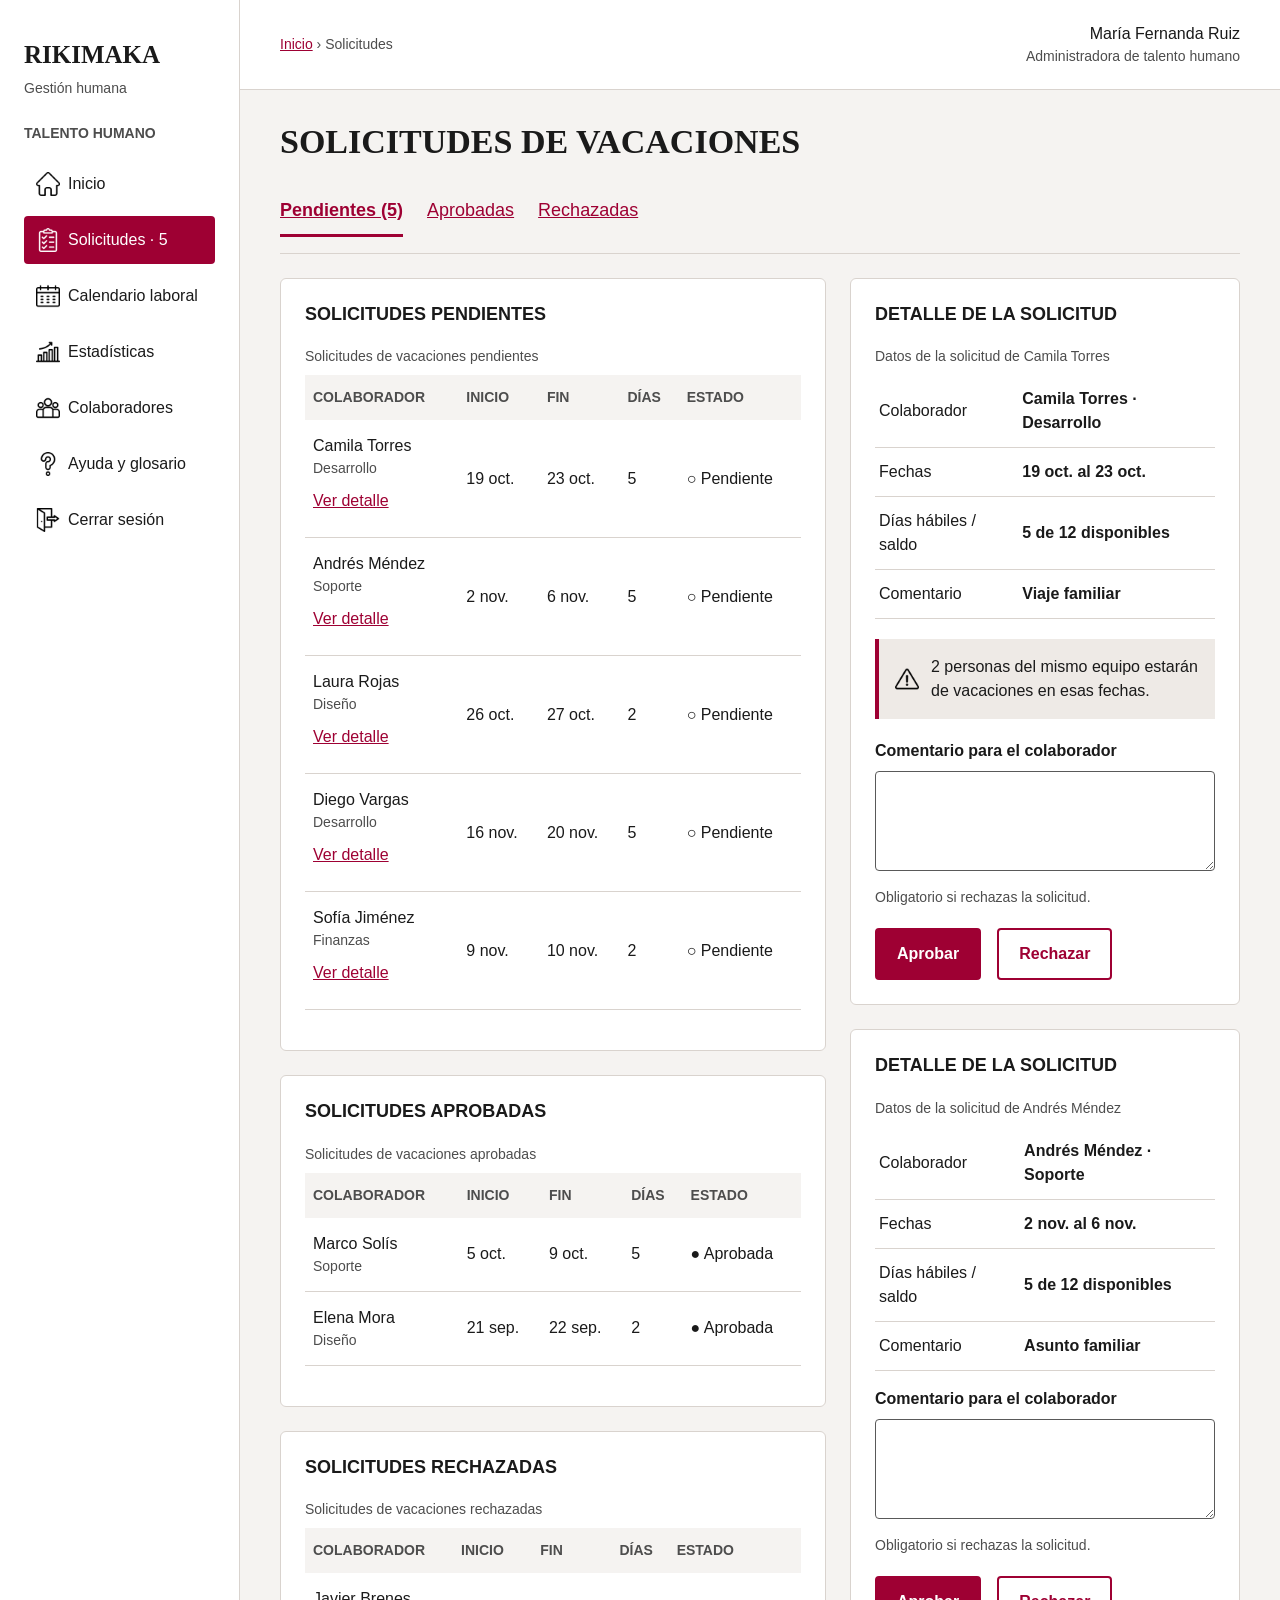
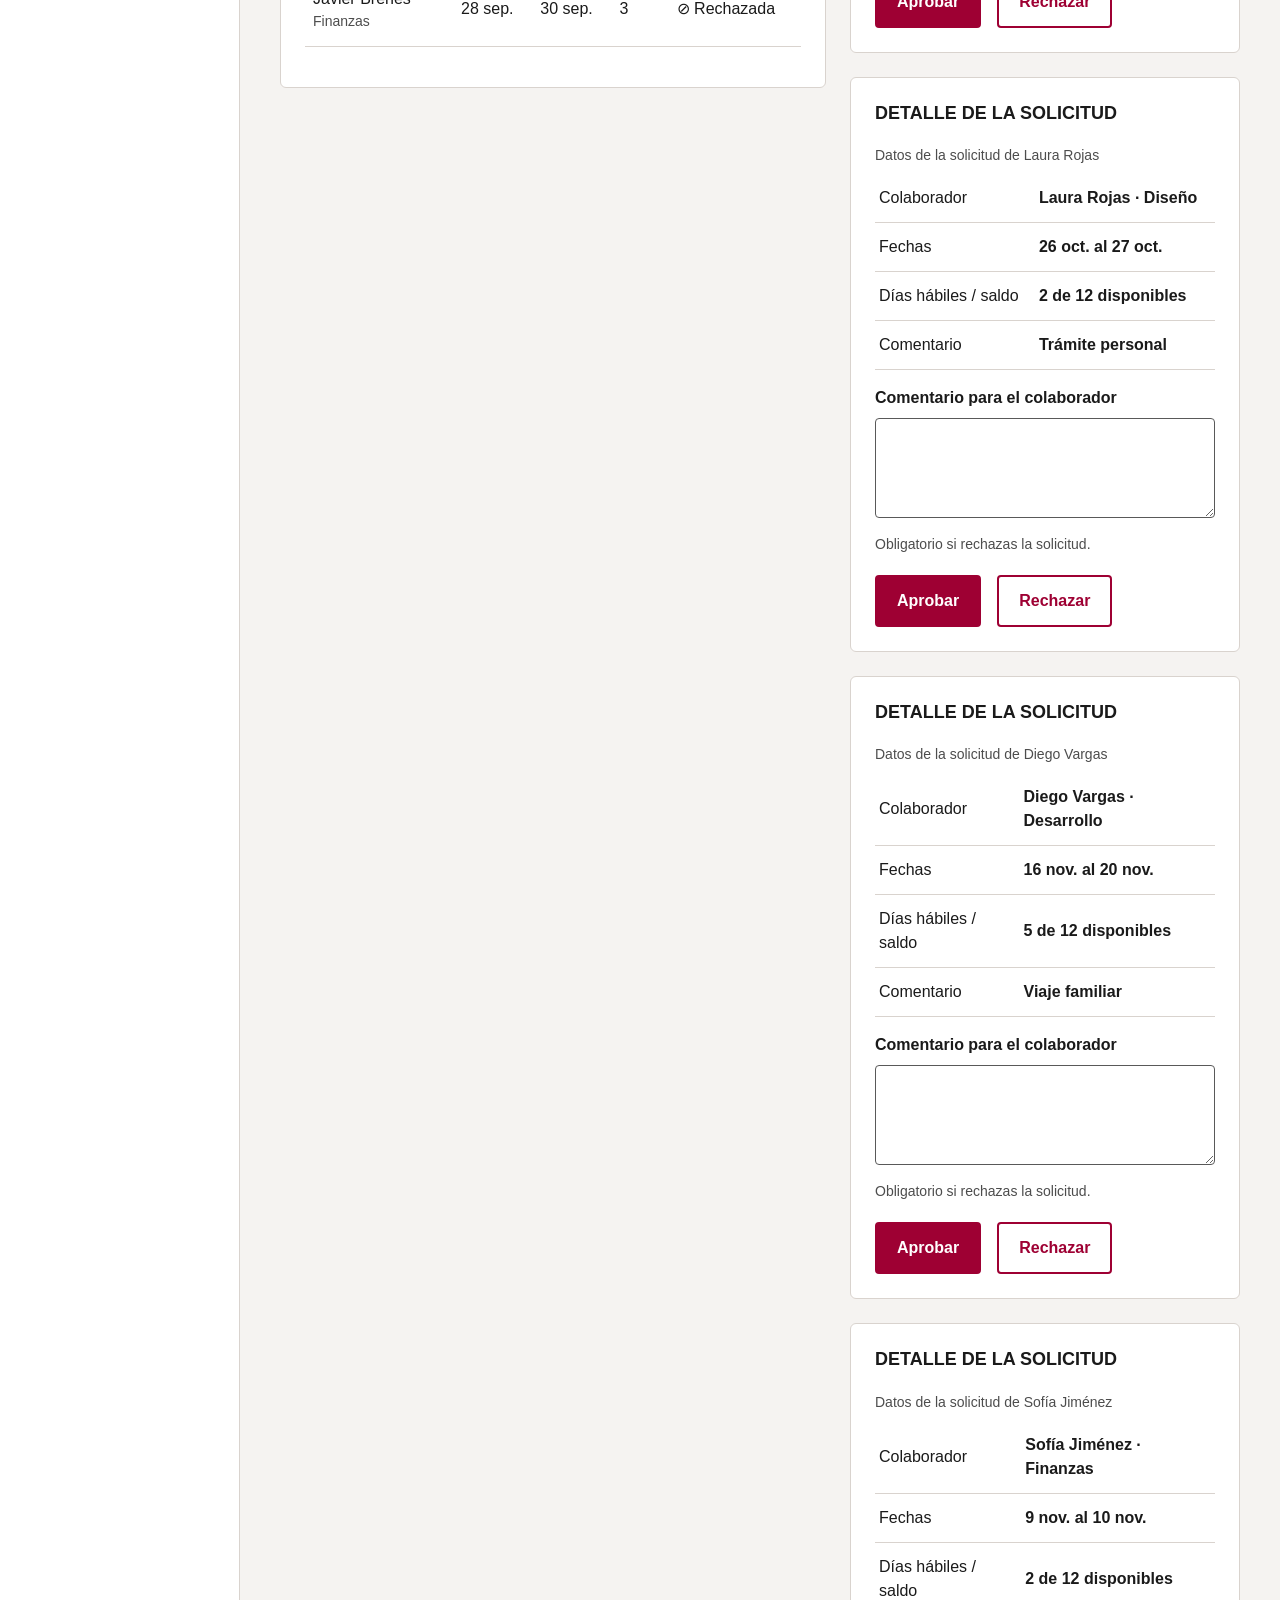
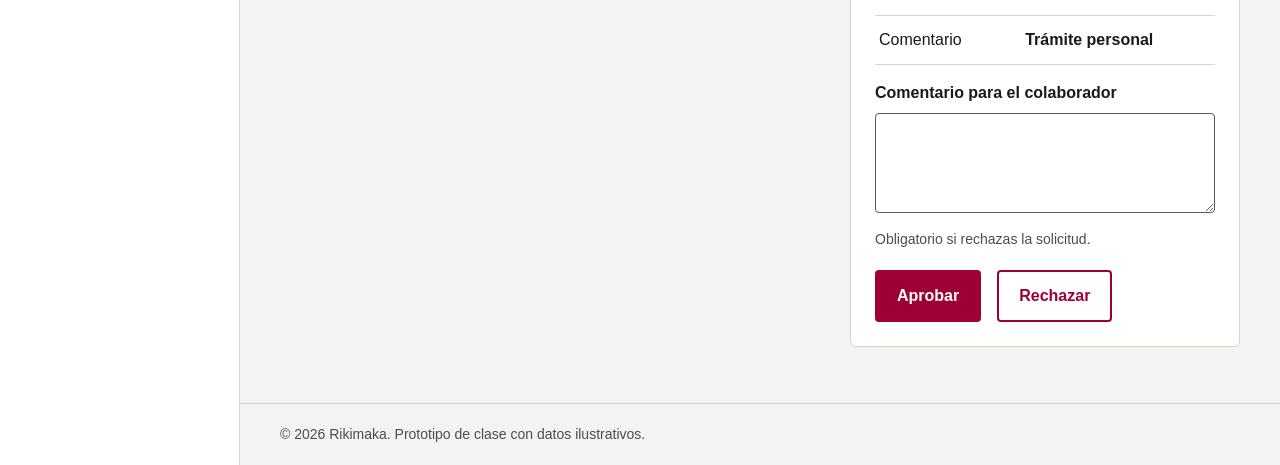
<file: src/solicitudes.html>
<!DOCTYPE html>
<!-- W07 · Revisar solicitudes y W07b · Confirmar decisión -->
<html lang="es">

<head>
    <meta charset="UTF-8">
    <meta name="viewport" content="width=device-width, initial-scale=1.0">
    <meta name="description" content="Revisión, aprobación y rechazo de las solicitudes de vacaciones.">
    <meta name="author" content="Equipo Rikimaka">

    <link rel="stylesheet" href="../assets/css/base.css">
    <link rel="stylesheet" href="../assets/css/layout.css">
    <link rel="stylesheet" href="../assets/css/components.css">

    <title>Solicitudes | Rikimaka</title>
</head>

<body>

    <a class="saltar" href="#contenido">Saltar al contenido principal</a>

    <div class="layout">

        <aside class="lateral">
            <a class="logo" href="index.html">RIKIMAKA</a>
            <p class="sublogo">Gestión humana</p>
            <p class="rol mayusculas">Talento humano</p>

            <nav class="menu-lateral" aria-label="Menú de talento humano">
                <ul>
                    <li><a href="administrador.html"><img class="icono" src="../assets/img/iconos/inicio.png" alt="" width="24" height="24">Inicio</a></li>
                    <li><a class="activo" href="solicitudes.html" aria-current="page"><img class="icono" src="../assets/img/iconos/solicitudes.png" alt="" width="24" height="24">Solicitudes · 5</a></li>
                    <li><a href="calendario.html"><img class="icono" src="../assets/img/iconos/calendario.png" alt="" width="24" height="24">Calendario laboral</a></li>
                    <li><a href="estadisticas.html"><img class="icono" src="../assets/img/iconos/estadisticas.png" alt="" width="24" height="24">Estadísticas</a></li>
                    <li><a href="administrador.html#colaboradores"><img class="icono" src="../assets/img/iconos/colaboradores.png" alt="" width="24" height="24">Colaboradores</a></li>
                    <li><a href="ayuda.html"><img class="icono" src="../assets/img/iconos/ayuda.png" alt="" width="24" height="24">Ayuda y glosario</a></li>
                    <li><a href="login.html"><img class="icono" src="../assets/img/iconos/salir.png" alt="" width="24" height="24">Cerrar sesión</a></li>
                </ul>
            </nav>
        </aside>

        <div class="area">

            <header class="cabecera">
                <nav class="migas" aria-label="Ruta de navegación">
                    <a href="administrador.html">Inicio</a> ›
                    <span aria-current="page">Solicitudes</span>
                </nav>

                <div class="usuario">
                    María Fernanda Ruiz
                    <span>Administradora de talento humano</span>
                </div>
            </header>

            <main class="contenido" id="contenido">

                <p class="mensaje" id="solicitud-aprobada" role="status">Solicitud aprobada.</p>
                <p class="mensaje" id="solicitud-rechazada" role="status">Solicitud rechazada.</p>

                <h1 class="mayusculas">Solicitudes de vacaciones</h1>

                <nav class="pestanas" aria-label="Solicitudes por estado">
                    <a class="pestana-activa" href="#pendientes-titulo">Pendientes (5)</a>
                    <a href="#aprobadas">Aprobadas</a>
                    <a href="#rechazadas">Rechazadas</a>
                </nav>

                <div class="solicitudes-columnas">

                    <div>
                        <section class="panel" aria-labelledby="pendientes-titulo">
                            <h2 class="mayusculas" id="pendientes-titulo">Solicitudes pendientes</h2>

                            <table>
                                <caption>Solicitudes de vacaciones pendientes</caption>
                                <thead>
                                <tr>
                                    <th class="mayusculas" scope="col">Colaborador</th>
                                    <th class="mayusculas" scope="col">Inicio</th>
                                    <th class="mayusculas" scope="col">Fin</th>
                                    <th class="mayusculas" scope="col">Días</th>
                                    <th class="mayusculas" scope="col">Estado</th>
                                </tr>
                                </thead>
                                <tbody>
                                    <tr>
                                        <td>
                                            Camila Torres
                                            <span class="dato-secundario">Desarrollo</span>
                                            <a href="#solicitud0">Ver detalle<span class="solo-lector"> de Camila Torres</span></a>
                                        </td>
                                        <td>19 oct.</td>
                                        <td>23 oct.</td>
                                        <td>5</td>
                                        <td>○ Pendiente</td>
                                    </tr>
                                    <tr>
                                        <td>
                                            Andrés Méndez
                                            <span class="dato-secundario">Soporte</span>
                                            <a href="#solicitud1">Ver detalle<span class="solo-lector"> de Andrés Méndez</span></a>
                                        </td>
                                        <td>2 nov.</td>
                                        <td>6 nov.</td>
                                        <td>5</td>
                                        <td>○ Pendiente</td>
                                    </tr>
                                    <tr>
                                        <td>
                                            Laura Rojas
                                            <span class="dato-secundario">Diseño</span>
                                            <a href="#solicitud2">Ver detalle<span class="solo-lector"> de Laura Rojas</span></a>
                                        </td>
                                        <td>26 oct.</td>
                                        <td>27 oct.</td>
                                        <td>2</td>
                                        <td>○ Pendiente</td>
                                    </tr>
                                    <tr>
                                        <td>
                                            Diego Vargas
                                            <span class="dato-secundario">Desarrollo</span>
                                            <a href="#solicitud3">Ver detalle<span class="solo-lector"> de Diego Vargas</span></a>
                                        </td>
                                        <td>16 nov.</td>
                                        <td>20 nov.</td>
                                        <td>5</td>
                                        <td>○ Pendiente</td>
                                    </tr>
                                    <tr>
                                        <td>
                                            Sofía Jiménez
                                            <span class="dato-secundario">Finanzas</span>
                                            <a href="#solicitud4">Ver detalle<span class="solo-lector"> de Sofía Jiménez</span></a>
                                        </td>
                                        <td>9 nov.</td>
                                        <td>10 nov.</td>
                                        <td>2</td>
                                        <td>○ Pendiente</td>
                                    </tr>
                                </tbody>
                            </table>
                        </section>

                        <section class="panel" id="aprobadas" aria-labelledby="aprobadas-titulo">
                            <h2 class="mayusculas" id="aprobadas-titulo">Solicitudes aprobadas</h2>

                            <table>
                                <caption>Solicitudes de vacaciones aprobadas</caption>
                                <thead>
                                <tr>
                                    <th class="mayusculas" scope="col">Colaborador</th>
                                    <th class="mayusculas" scope="col">Inicio</th>
                                    <th class="mayusculas" scope="col">Fin</th>
                                    <th class="mayusculas" scope="col">Días</th>
                                    <th class="mayusculas" scope="col">Estado</th>
                                </tr>
                                </thead>
                                <tbody>
                                    <tr><td>Marco Solís<span class="dato-secundario">Soporte</span></td><td>5 oct.</td><td>9 oct.</td><td>5</td><td>● Aprobada</td></tr>
                                    <tr><td>Elena Mora<span class="dato-secundario">Diseño</span></td><td>21 sep.</td><td>22 sep.</td><td>2</td><td>● Aprobada</td></tr>
                                </tbody>
                            </table>
                        </section>

                        <section class="panel" id="rechazadas" aria-labelledby="rechazadas-titulo">
                            <h2 class="mayusculas" id="rechazadas-titulo">Solicitudes rechazadas</h2>

                            <table>
                                <caption>Solicitudes de vacaciones rechazadas</caption>
                                <thead>
                                <tr>
                                    <th class="mayusculas" scope="col">Colaborador</th>
                                    <th class="mayusculas" scope="col">Inicio</th>
                                    <th class="mayusculas" scope="col">Fin</th>
                                    <th class="mayusculas" scope="col">Días</th>
                                    <th class="mayusculas" scope="col">Estado</th>
                                </tr>
                                </thead>
                                <tbody>
                                    <tr><td>Javier Brenes<span class="dato-secundario">Finanzas</span></td><td>28 sep.</td><td>30 sep.</td><td>3</td><td>⊘ Rechazada</td></tr>
                                </tbody>
                            </table>
                        </section>
                    </div>

                    <div>

                        <article class="panel" id="solicitud0" aria-labelledby="solicitud0-titulo">
                            <h2 class="mayusculas" id="solicitud0-titulo">Detalle de la solicitud</h2>

                            <table class="datos">
                                <caption>Datos de la solicitud de Camila Torres</caption>
                                <tbody>
                                    <tr><th scope="row">Colaborador</th><td>Camila Torres · Desarrollo</td></tr>
                                    <tr><th scope="row">Fechas</th><td>19 oct. al 23 oct.</td></tr>
                                    <tr><th scope="row">Días hábiles / saldo</th><td>5 de 12 disponibles</td></tr>
                                    <tr><th scope="row">Comentario</th><td>Viaje familiar</td></tr>
                                </tbody>
                            </table>

                        <p class="aviso"><img class="icono" src="../assets/img/iconos/advertencia.png" alt="" width="24" height="24"> 2 personas del mismo equipo estarán de vacaciones en esas fechas.</p>

                            <form>
                                <div class="grupo">
                                    <label for="comentario0">Comentario para el colaborador</label>
                                    <textarea id="comentario0" name="comentario" rows="4"></textarea>
                                    <p class="ayuda">Obligatorio si rechazas la solicitud.</p>
                                </div>
                            </form>

                            <div class="fila">
                                <a class="boton" href="#aprobar0">Aprobar<span class="solo-lector"> solicitud de Camila Torres</span></a>
                                <a class="boton secundario" href="#rechazar0">Rechazar<span class="solo-lector"> solicitud de Camila Torres</span></a>
                            </div>

                            <!-- W07b: confirmación de la decisión. Se muestra al llegar por su enlace (:target). -->
                            <section class="decision" id="aprobar0" aria-labelledby="aprobar0-titulo">
                                <h3 class="mayusculas" id="aprobar0-titulo">¿Aprobar la solicitud?</h3>
                                <p>Vas a aprobar la solicitud de Camila Torres del 19 oct. al 23 oct. (5 días hábiles). Su saldo quedará en 7 días y se le notificará.</p>
                                <div class="fila">
                                    <a class="boton" href="#solicitud-aprobada">Confirmar aprobación</a>
                                    <a class="boton secundario" href="#solicitud0">Cancelar</a>
                                </div>
                            </section>

                            <section class="decision" id="rechazar0" aria-labelledby="rechazar0-titulo">
                                <h3 class="mayusculas" id="rechazar0-titulo">¿Rechazar la solicitud?</h3>
                                <p>Vas a rechazar la solicitud de Camila Torres del 19 oct. al 23 oct.. Su saldo no cambiará y se le notificará.</p>
                                <div class="fila">
                                    <a class="boton" href="#solicitud-rechazada">Confirmar rechazo</a>
                                    <a class="boton secundario" href="#solicitud0">Cancelar</a>
                                </div>
                            </section>
                        </article>

                        <article class="panel" id="solicitud1" aria-labelledby="solicitud1-titulo">
                            <h2 class="mayusculas" id="solicitud1-titulo">Detalle de la solicitud</h2>

                            <table class="datos">
                                <caption>Datos de la solicitud de Andrés Méndez</caption>
                                <tbody>
                                    <tr><th scope="row">Colaborador</th><td>Andrés Méndez · Soporte</td></tr>
                                    <tr><th scope="row">Fechas</th><td>2 nov. al 6 nov.</td></tr>
                                    <tr><th scope="row">Días hábiles / saldo</th><td>5 de 12 disponibles</td></tr>
                                    <tr><th scope="row">Comentario</th><td>Asunto familiar</td></tr>
                                </tbody>
                            </table>


                            <form>
                                <div class="grupo">
                                    <label for="comentario1">Comentario para el colaborador</label>
                                    <textarea id="comentario1" name="comentario" rows="4"></textarea>
                                    <p class="ayuda">Obligatorio si rechazas la solicitud.</p>
                                </div>
                            </form>

                            <div class="fila">
                                <a class="boton" href="#aprobar1">Aprobar<span class="solo-lector"> solicitud de Andrés Méndez</span></a>
                                <a class="boton secundario" href="#rechazar1">Rechazar<span class="solo-lector"> solicitud de Andrés Méndez</span></a>
                            </div>

                            <!-- W07b: confirmación de la decisión. Se muestra al llegar por su enlace (:target). -->
                            <section class="decision" id="aprobar1" aria-labelledby="aprobar1-titulo">
                                <h3 class="mayusculas" id="aprobar1-titulo">¿Aprobar la solicitud?</h3>
                                <p>Vas a aprobar la solicitud de Andrés Méndez del 2 nov. al 6 nov. (5 días hábiles). Su saldo quedará en 7 días y se le notificará.</p>
                                <div class="fila">
                                    <a class="boton" href="#solicitud-aprobada">Confirmar aprobación</a>
                                    <a class="boton secundario" href="#solicitud1">Cancelar</a>
                                </div>
                            </section>

                            <section class="decision" id="rechazar1" aria-labelledby="rechazar1-titulo">
                                <h3 class="mayusculas" id="rechazar1-titulo">¿Rechazar la solicitud?</h3>
                                <p>Vas a rechazar la solicitud de Andrés Méndez del 2 nov. al 6 nov.. Su saldo no cambiará y se le notificará.</p>
                                <div class="fila">
                                    <a class="boton" href="#solicitud-rechazada">Confirmar rechazo</a>
                                    <a class="boton secundario" href="#solicitud1">Cancelar</a>
                                </div>
                            </section>
                        </article>

                        <article class="panel" id="solicitud2" aria-labelledby="solicitud2-titulo">
                            <h2 class="mayusculas" id="solicitud2-titulo">Detalle de la solicitud</h2>

                            <table class="datos">
                                <caption>Datos de la solicitud de Laura Rojas</caption>
                                <tbody>
                                    <tr><th scope="row">Colaborador</th><td>Laura Rojas · Diseño</td></tr>
                                    <tr><th scope="row">Fechas</th><td>26 oct. al 27 oct.</td></tr>
                                    <tr><th scope="row">Días hábiles / saldo</th><td>2 de 12 disponibles</td></tr>
                                    <tr><th scope="row">Comentario</th><td>Trámite personal</td></tr>
                                </tbody>
                            </table>


                            <form>
                                <div class="grupo">
                                    <label for="comentario2">Comentario para el colaborador</label>
                                    <textarea id="comentario2" name="comentario" rows="4"></textarea>
                                    <p class="ayuda">Obligatorio si rechazas la solicitud.</p>
                                </div>
                            </form>

                            <div class="fila">
                                <a class="boton" href="#aprobar2">Aprobar<span class="solo-lector"> solicitud de Laura Rojas</span></a>
                                <a class="boton secundario" href="#rechazar2">Rechazar<span class="solo-lector"> solicitud de Laura Rojas</span></a>
                            </div>

                            <!-- W07b: confirmación de la decisión. Se muestra al llegar por su enlace (:target). -->
                            <section class="decision" id="aprobar2" aria-labelledby="aprobar2-titulo">
                                <h3 class="mayusculas" id="aprobar2-titulo">¿Aprobar la solicitud?</h3>
                                <p>Vas a aprobar la solicitud de Laura Rojas del 26 oct. al 27 oct. (2 días hábiles). Su saldo quedará en 10 días y se le notificará.</p>
                                <div class="fila">
                                    <a class="boton" href="#solicitud-aprobada">Confirmar aprobación</a>
                                    <a class="boton secundario" href="#solicitud2">Cancelar</a>
                                </div>
                            </section>

                            <section class="decision" id="rechazar2" aria-labelledby="rechazar2-titulo">
                                <h3 class="mayusculas" id="rechazar2-titulo">¿Rechazar la solicitud?</h3>
                                <p>Vas a rechazar la solicitud de Laura Rojas del 26 oct. al 27 oct.. Su saldo no cambiará y se le notificará.</p>
                                <div class="fila">
                                    <a class="boton" href="#solicitud-rechazada">Confirmar rechazo</a>
                                    <a class="boton secundario" href="#solicitud2">Cancelar</a>
                                </div>
                            </section>
                        </article>

                        <article class="panel" id="solicitud3" aria-labelledby="solicitud3-titulo">
                            <h2 class="mayusculas" id="solicitud3-titulo">Detalle de la solicitud</h2>

                            <table class="datos">
                                <caption>Datos de la solicitud de Diego Vargas</caption>
                                <tbody>
                                    <tr><th scope="row">Colaborador</th><td>Diego Vargas · Desarrollo</td></tr>
                                    <tr><th scope="row">Fechas</th><td>16 nov. al 20 nov.</td></tr>
                                    <tr><th scope="row">Días hábiles / saldo</th><td>5 de 12 disponibles</td></tr>
                                    <tr><th scope="row">Comentario</th><td>Viaje familiar</td></tr>
                                </tbody>
                            </table>


                            <form>
                                <div class="grupo">
                                    <label for="comentario3">Comentario para el colaborador</label>
                                    <textarea id="comentario3" name="comentario" rows="4"></textarea>
                                    <p class="ayuda">Obligatorio si rechazas la solicitud.</p>
                                </div>
                            </form>

                            <div class="fila">
                                <a class="boton" href="#aprobar3">Aprobar<span class="solo-lector"> solicitud de Diego Vargas</span></a>
                                <a class="boton secundario" href="#rechazar3">Rechazar<span class="solo-lector"> solicitud de Diego Vargas</span></a>
                            </div>

                            <!-- W07b: confirmación de la decisión. Se muestra al llegar por su enlace (:target). -->
                            <section class="decision" id="aprobar3" aria-labelledby="aprobar3-titulo">
                                <h3 class="mayusculas" id="aprobar3-titulo">¿Aprobar la solicitud?</h3>
                                <p>Vas a aprobar la solicitud de Diego Vargas del 16 nov. al 20 nov. (5 días hábiles). Su saldo quedará en 7 días y se le notificará.</p>
                                <div class="fila">
                                    <a class="boton" href="#solicitud-aprobada">Confirmar aprobación</a>
                                    <a class="boton secundario" href="#solicitud3">Cancelar</a>
                                </div>
                            </section>

                            <section class="decision" id="rechazar3" aria-labelledby="rechazar3-titulo">
                                <h3 class="mayusculas" id="rechazar3-titulo">¿Rechazar la solicitud?</h3>
                                <p>Vas a rechazar la solicitud de Diego Vargas del 16 nov. al 20 nov.. Su saldo no cambiará y se le notificará.</p>
                                <div class="fila">
                                    <a class="boton" href="#solicitud-rechazada">Confirmar rechazo</a>
                                    <a class="boton secundario" href="#solicitud3">Cancelar</a>
                                </div>
                            </section>
                        </article>

                        <article class="panel" id="solicitud4" aria-labelledby="solicitud4-titulo">
                            <h2 class="mayusculas" id="solicitud4-titulo">Detalle de la solicitud</h2>

                            <table class="datos">
                                <caption>Datos de la solicitud de Sofía Jiménez</caption>
                                <tbody>
                                    <tr><th scope="row">Colaborador</th><td>Sofía Jiménez · Finanzas</td></tr>
                                    <tr><th scope="row">Fechas</th><td>9 nov. al 10 nov.</td></tr>
                                    <tr><th scope="row">Días hábiles / saldo</th><td>2 de 12 disponibles</td></tr>
                                    <tr><th scope="row">Comentario</th><td>Trámite personal</td></tr>
                                </tbody>
                            </table>


                            <form>
                                <div class="grupo">
                                    <label for="comentario4">Comentario para el colaborador</label>
                                    <textarea id="comentario4" name="comentario" rows="4"></textarea>
                                    <p class="ayuda">Obligatorio si rechazas la solicitud.</p>
                                </div>
                            </form>

                            <div class="fila">
                                <a class="boton" href="#aprobar4">Aprobar<span class="solo-lector"> solicitud de Sofía Jiménez</span></a>
                                <a class="boton secundario" href="#rechazar4">Rechazar<span class="solo-lector"> solicitud de Sofía Jiménez</span></a>
                            </div>

                            <!-- W07b: confirmación de la decisión. Se muestra al llegar por su enlace (:target). -->
                            <section class="decision" id="aprobar4" aria-labelledby="aprobar4-titulo">
                                <h3 class="mayusculas" id="aprobar4-titulo">¿Aprobar la solicitud?</h3>
                                <p>Vas a aprobar la solicitud de Sofía Jiménez del 9 nov. al 10 nov. (2 días hábiles). Su saldo quedará en 10 días y se le notificará.</p>
                                <div class="fila">
                                    <a class="boton" href="#solicitud-aprobada">Confirmar aprobación</a>
                                    <a class="boton secundario" href="#solicitud4">Cancelar</a>
                                </div>
                            </section>

                            <section class="decision" id="rechazar4" aria-labelledby="rechazar4-titulo">
                                <h3 class="mayusculas" id="rechazar4-titulo">¿Rechazar la solicitud?</h3>
                                <p>Vas a rechazar la solicitud de Sofía Jiménez del 9 nov. al 10 nov.. Su saldo no cambiará y se le notificará.</p>
                                <div class="fila">
                                    <a class="boton" href="#solicitud-rechazada">Confirmar rechazo</a>
                                    <a class="boton secundario" href="#solicitud4">Cancelar</a>
                                </div>
                            </section>
                        </article>

                    </div>

                </div>

            </main>

            <footer class="pie-interno">
                <p class="nota">© 2026 Rikimaka. Prototipo de clase con datos ilustrativos.</p>
            </footer>

        </div>
    </div>
</body>
</html>
</file>
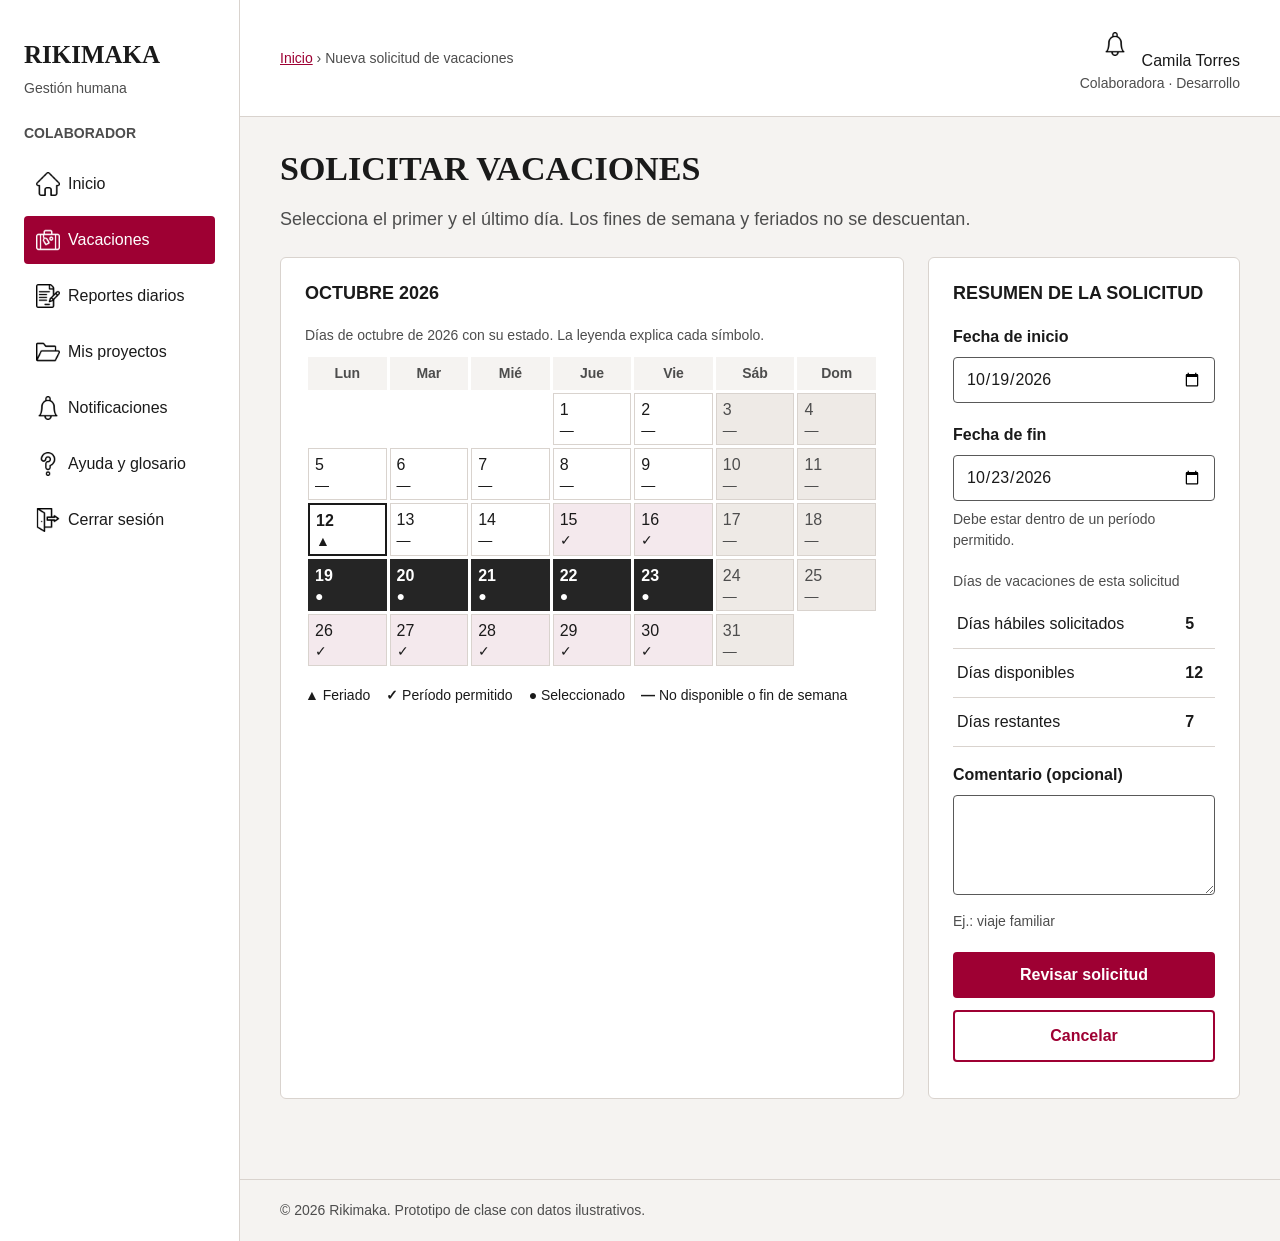
<file: src/vacaciones.html>
<!DOCTYPE html>
<!-- W03 · Solicitud y resumen -->
<html lang="es">

<head>
    <meta charset="UTF-8">
    <meta name="viewport" content="width=device-width, initial-scale=1.0">
    <meta name="description" content="Solicitud de vacaciones con calendario de feriados y períodos permitidos.">
    <meta name="author" content="Equipo Rikimaka">

    <link rel="stylesheet" href="../assets/css/base.css">
    <link rel="stylesheet" href="../assets/css/layout.css">
    <link rel="stylesheet" href="../assets/css/components.css">

    <title>Solicitar vacaciones | Rikimaka</title>
</head>

<body>

    <a class="saltar" href="#contenido">Saltar al contenido principal</a>

    <div class="layout">

        <aside class="lateral">
            <a class="logo" href="index.html">RIKIMAKA</a>
            <p class="sublogo">Gestión humana</p>
            <p class="rol mayusculas">Colaborador</p>

            <nav class="menu-lateral" aria-label="Menú de colaborador">
                <ul>
                    <li><a href="colaborador.html"><img class="icono" src="../assets/img/iconos/inicio.png" alt="" width="24" height="24">Inicio</a></li>
                    <li><a class="activo" href="vacaciones.html" aria-current="page"><img class="icono" src="../assets/img/iconos/vacaciones.png" alt="" width="24" height="24">Vacaciones</a></li>
                    <li><a href="reporte-diario.html"><img class="icono" src="../assets/img/iconos/reporte.png" alt="" width="24" height="24">Reportes diarios</a></li>
                    <li><a href="colaborador.html#proyectos"><img class="icono" src="../assets/img/iconos/proyectos.png" alt="" width="24" height="24">Mis proyectos</a></li>
                    <li><a href="colaborador.html#notificaciones"><img class="icono" src="../assets/img/iconos/notificaciones.png" alt="" width="24" height="24">Notificaciones</a></li>
                    <li><a href="ayuda.html"><img class="icono" src="../assets/img/iconos/ayuda.png" alt="" width="24" height="24">Ayuda y glosario</a></li>
                    <li><a href="login.html"><img class="icono" src="../assets/img/iconos/salir.png" alt="" width="24" height="24">Cerrar sesión</a></li>
                </ul>
            </nav>
        </aside>

        <div class="area">

            <header class="cabecera">
                <nav class="migas" aria-label="Ruta de navegación">
                    <a href="colaborador.html">Inicio</a> ›
                    <span aria-current="page">Nueva solicitud de vacaciones</span>
                </nav>

                <div class="usuario">
                    <a class="campana" href="colaborador.html#notificaciones"><img class="icono" src="../assets/img/iconos/notificaciones.png" alt="Ver notificaciones" width="24" height="24"></a>
                    Camila Torres
                    <span>Colaboradora · Desarrollo</span>
                </div>
            </header>

            <main class="contenido" id="contenido">

                <section aria-labelledby="solicitud-titulo">
                    <h1 class="mayusculas" id="solicitud-titulo">Solicitar vacaciones</h1>
                    <p class="descripcion">
                        Selecciona el primer y el último día. Los fines de semana
                        y feriados no se descuentan.
                    </p>
                </section>

                <div class="dos-columnas">

                    <section class="panel" aria-labelledby="calendario-titulo">

                        <h2 class="mayusculas" id="calendario-titulo">Octubre 2026</h2>

                        <table class="calendario">
                            <caption>Días de octubre de 2026 con su estado. La leyenda explica cada símbolo.</caption>

                            <thead>
                                <tr>
                                    <th scope="col">Lun</th>
                                    <th scope="col">Mar</th>
                                    <th scope="col">Mié</th>
                                    <th scope="col">Jue</th>
                                    <th scope="col">Vie</th>
                                    <th scope="col">Sáb</th>
                                    <th scope="col">Dom</th>
                                </tr>
                            </thead>

                            <tbody>
                                <tr>
                                    <td class="vacio" colspan="3"></td>
                                    <td class="no-disponible">1 <span class="simbolo" aria-hidden="true">—</span><span class="solo-lector">No disponible</span></td>
                                    <td class="no-disponible">2 <span class="simbolo" aria-hidden="true">—</span><span class="solo-lector">No disponible</span></td>
                                    <td class="fin-semana">3 <span class="simbolo" aria-hidden="true">—</span><span class="solo-lector">Fin de semana</span></td>
                                    <td class="fin-semana">4 <span class="simbolo" aria-hidden="true">—</span><span class="solo-lector">Fin de semana</span></td>
                                </tr>
                                <tr>
                                    <td class="no-disponible">5 <span class="simbolo" aria-hidden="true">—</span><span class="solo-lector">No disponible</span></td>
                                    <td class="no-disponible">6 <span class="simbolo" aria-hidden="true">—</span><span class="solo-lector">No disponible</span></td>
                                    <td class="no-disponible">7 <span class="simbolo" aria-hidden="true">—</span><span class="solo-lector">No disponible</span></td>
                                    <td class="no-disponible">8 <span class="simbolo" aria-hidden="true">—</span><span class="solo-lector">No disponible</span></td>
                                    <td class="no-disponible">9 <span class="simbolo" aria-hidden="true">—</span><span class="solo-lector">No disponible</span></td>
                                    <td class="fin-semana">10 <span class="simbolo" aria-hidden="true">—</span><span class="solo-lector">Fin de semana</span></td>
                                    <td class="fin-semana">11 <span class="simbolo" aria-hidden="true">—</span><span class="solo-lector">Fin de semana</span></td>
                                </tr>
                                <tr>
                                    <td class="feriado">12 <span class="simbolo" aria-hidden="true">▲</span><span class="solo-lector">Feriado</span></td>
                                    <td class="no-disponible">13 <span class="simbolo" aria-hidden="true">—</span><span class="solo-lector">No disponible</span></td>
                                    <td class="no-disponible">14 <span class="simbolo" aria-hidden="true">—</span><span class="solo-lector">No disponible</span></td>
                                    <td class="periodo-permitido">15 <span class="simbolo" aria-hidden="true">✓</span><span class="solo-lector">Período permitido</span></td>
                                    <td class="periodo-permitido">16 <span class="simbolo" aria-hidden="true">✓</span><span class="solo-lector">Período permitido</span></td>
                                    <td class="fin-semana">17 <span class="simbolo" aria-hidden="true">—</span><span class="solo-lector">Fin de semana</span></td>
                                    <td class="fin-semana">18 <span class="simbolo" aria-hidden="true">—</span><span class="solo-lector">Fin de semana</span></td>
                                </tr>
                                <tr>
                                    <td class="seleccionado">19 <span class="simbolo" aria-hidden="true">●</span><span class="solo-lector">Seleccionado</span></td>
                                    <td class="seleccionado">20 <span class="simbolo" aria-hidden="true">●</span><span class="solo-lector">Seleccionado</span></td>
                                    <td class="seleccionado">21 <span class="simbolo" aria-hidden="true">●</span><span class="solo-lector">Seleccionado</span></td>
                                    <td class="seleccionado">22 <span class="simbolo" aria-hidden="true">●</span><span class="solo-lector">Seleccionado</span></td>
                                    <td class="seleccionado">23 <span class="simbolo" aria-hidden="true">●</span><span class="solo-lector">Seleccionado</span></td>
                                    <td class="fin-semana">24 <span class="simbolo" aria-hidden="true">—</span><span class="solo-lector">Fin de semana</span></td>
                                    <td class="fin-semana">25 <span class="simbolo" aria-hidden="true">—</span><span class="solo-lector">Fin de semana</span></td>
                                </tr>
                                <tr>
                                    <td class="periodo-permitido">26 <span class="simbolo" aria-hidden="true">✓</span><span class="solo-lector">Período permitido</span></td>
                                    <td class="periodo-permitido">27 <span class="simbolo" aria-hidden="true">✓</span><span class="solo-lector">Período permitido</span></td>
                                    <td class="periodo-permitido">28 <span class="simbolo" aria-hidden="true">✓</span><span class="solo-lector">Período permitido</span></td>
                                    <td class="periodo-permitido">29 <span class="simbolo" aria-hidden="true">✓</span><span class="solo-lector">Período permitido</span></td>
                                    <td class="periodo-permitido">30 <span class="simbolo" aria-hidden="true">✓</span><span class="solo-lector">Período permitido</span></td>
                                    <td class="fin-semana">31 <span class="simbolo" aria-hidden="true">—</span><span class="solo-lector">Fin de semana</span></td>
                                    <td class="vacio"></td>
                                </tr>
                            </tbody>
                        </table>

                        <ul class="leyenda-calendario">
                            <li><span class="simbolo" aria-hidden="true">▲</span> Feriado</li>
                            <li><span class="simbolo" aria-hidden="true">✓</span> Período permitido</li>
                            <li><span class="simbolo" aria-hidden="true">●</span> Seleccionado</li>
                            <li><span class="simbolo" aria-hidden="true">—</span> No disponible o fin de semana</li>
                        </ul>

                    </section>

                    <section class="panel" aria-labelledby="resumen-titulo">

                        <h2 class="mayusculas" id="resumen-titulo">Resumen de la solicitud</h2>

                        <form action="confirmar-vacaciones.html" method="get">

                            <div class="grupo">
                                <label for="inicio">Fecha de inicio</label>
                                <input type="date" id="inicio" name="inicio" value="2026-10-19" min="2026-10-15" required>
                            </div>

                            <div class="grupo">
                                <label for="fin">Fecha de fin</label>
                                <input type="date" id="fin" name="fin" value="2026-10-23" min="2026-10-15" required>
                                <p class="ayuda">Debe estar dentro de un período permitido.</p>
                            </div>

                            <table class="datos">
                                <caption>Días de vacaciones de esta solicitud</caption>

                                <tbody>
                                    <tr>
                                        <th scope="row">Días hábiles solicitados</th>
                                        <td>5</td>
                                    </tr>

                                    <tr>
                                        <th scope="row">Días disponibles</th>
                                        <td>12</td>
                                    </tr>

                                    <tr>
                                        <th scope="row">Días restantes</th>
                                        <td>7</td>
                                    </tr>
                                </tbody>
                            </table>

                            <div class="grupo">
                                <label for="comentario">Comentario (opcional)</label>
                                <textarea id="comentario" name="comentario" rows="4"></textarea>
                                <p class="ayuda">Ej.: viaje familiar</p>
                            </div>

                            <button class="ancho" type="submit">Revisar solicitud</button>
                            <a class="boton secundario ancho" href="colaborador.html">Cancelar</a>

                        </form>

                    </section>

                </div>

            </main>

            <footer class="pie-interno">
                <p class="nota">© 2026 Rikimaka. Prototipo de clase con datos ilustrativos.</p>
            </footer>

        </div>
    </div>
</body>
</html>
</file>
<file: assets/css/base.css>
/* BASE: variables, reinicio, tipografía, formularios y foco */

:root {
    --color-marca: #9e0033;
    --color-texto: #1a1a1a;
    --color-oscuro: #252525;
    --color-suave: #4d4d4d;
    --color-control: #595959;
    --color-borde: #d9d3ce;
    --color-fondo: #f5f3f1;
    --color-fondo-suave: #eeeae6;
    --color-blanco: #ffffff;
    --color-foco: #fff0c5;
    --color-resalte: #f4e9ed;

    --letra-titulos: Georgia, 'Times New Roman', serif;
    --letra-texto: Arial, Helvetica, sans-serif;
}

* {
    margin: 0;
    padding: 0;
    box-sizing: border-box;
}

body {
    background-color: var(--color-fondo);
    color: var(--color-texto);
    font-family: var(--letra-texto);
    font-size: 1.125rem;
    line-height: 1.5;
}

h1 {
    font-family: var(--letra-titulos);
    font-size: 2.125rem;
    line-height: 1.2;
    margin-bottom: 1rem;
}

h2 {
    font-size: 1.125rem;
    line-height: 1.3;
    margin-bottom: 1.25rem;
}

h3 {
    font-size: 1.125rem;
    margin-bottom: 0.75rem;
}

p {
    margin-bottom: 1rem;
}

a {
    color: var(--color-marca);
}

label {
    display: block;
    font-size: 1rem;
    font-weight: bold;
    margin-bottom: 0.5rem;
}

input,
select,
textarea {
    width: 100%;
    background-color: var(--color-blanco);
    color: var(--color-texto);
    border: 1px solid var(--color-control);
    border-radius: 4px;
    padding: 0.75rem;
    font-family: var(--letra-texto);
    font-size: 1rem;
}

textarea {
    height: 6.25rem;
}

/* Títulos en mayúsculas desde CSS: el HTML conserva el texto normal */
.mayusculas {
    text-transform: uppercase;
}

/* FOCO VISIBLE: el contorno no mueve los elementos como lo haría el borde */

a:focus,
button:focus,
input:focus,
select:focus,
textarea:focus {
    background-color: var(--color-foco);
    color: var(--color-texto);
    outline: 3px solid var(--color-texto);
    outline-offset: 2px;
}

/* ENLACE PARA SALTAR AL CONTENIDO: se ve solo al recibir el foco */

.saltar {
    position: absolute;
    top: -6.25rem;
    left: 1rem;
    z-index: 10;
    padding: 0.75rem 1rem;
    background-color: var(--color-blanco);
}

.saltar:focus {
    top: 1rem;
}

/* TEXTO SOLO PARA LECTORES DE PANTALLA */

.solo-lector {
    position: absolute;
    width: 1px;
    height: 1px;
    overflow: hidden;
}
</file>
<file: assets/css/layout.css>
/* ========================================
   SISTEMA INTERNO: menú lateral y contenido
   ======================================== */

.layout {
    display: grid;
    grid-template-columns: 15rem 1fr;
    min-height: 100vh;
}

.lateral {
    background-color: var(--color-blanco);
    border-right: 1px solid var(--color-borde);
    padding: 2rem 1.5rem;
}

/* min-width: 0 permite que una tabla ancha no empuje toda la página */

.area,
.metricas > *,
.dos-columnas > *,
.solicitudes-columnas > *,
.grafico-tabla > * {
    min-width: 0;
}

.area {
    display: flex;
    flex-direction: column;
}

.cabecera {
    display: flex;
    justify-content: space-between;
    align-items: center;
    gap: 1.5rem;
    background-color: var(--color-blanco);
    border-bottom: 1px solid var(--color-borde);
    padding: 1.375rem 2.5rem;
}

.contenido {
    flex: 1;
    padding: 2rem 2.5rem;
}

.pie-interno {
    padding: 1.25rem 2.5rem;
    border-top: 1px solid var(--color-borde);
}

/* ========================================
   MÉTRICAS, COLUMNAS Y FILAS
   ======================================== */

.metricas {
    display: grid;
    grid-template-columns: 1fr 1fr 1fr 1fr;
    gap: 1.5rem;
    margin: 1.75rem 0;
}

.dos-columnas {
    display: grid;
    grid-template-columns: 2fr 1fr;
    gap: 1.5rem;
    margin-bottom: 1.5rem;
}

.solicitudes-columnas,
.grafico-tabla {
    display: grid;
    grid-template-columns: 7fr 5fr;
    gap: 1.5rem;
}

.iguales {
    display: grid;
    grid-template-columns: 1fr 1fr;
    gap: 1.5rem;
}

.fila {
    display: flex;
    flex-wrap: wrap;
    gap: 1rem;
    align-items: center;
}

.entre {
    display: flex;
    flex-wrap: wrap;
    justify-content: space-between;
    align-items: center;
    gap: 1rem;
    margin-bottom: 1.5rem;
}

.filtros {
    display: grid;
    grid-template-columns: 1fr 1fr 1fr 1fr;
    gap: 1rem;
}

/* ========================================
   PÁGINA DE INICIO Y AYUDA
   ======================================== */

.inicio-cabecera {
    display: flex;
    flex-wrap: wrap;
    justify-content: space-between;
    align-items: center;
    gap: 1.5rem;
    padding: 1.25rem 5rem;
    background-color: var(--color-blanco);
}

.inicio-menu ul {
    display: flex;
    flex-wrap: wrap;
    gap: 1rem 2rem;
    align-items: center;
    list-style: none;
}

.inicio-hero {
    position: relative;
    background-color: var(--color-oscuro);
    background-image: url("https://images.unsplash.com/photo-1521737711867-e3b97375f902?w=1600");
    background-size: cover;
    background-position: center;
    padding-bottom: 4rem;
}

/* Tres videos apilados: cada uno aparece 8 segundos de un ciclo de 24 */

.inicio-video {
    position: absolute;
    top: 0;
    left: 0;
    width: 100%;
    height: 100%;
    object-fit: cover;
    opacity: 0;
    animation: alternar-videos 24s infinite;
}

.inicio-video:nth-child(2) {
    animation-delay: 8s;
}

.inicio-video:nth-child(3) {
    animation-delay: 16s;
}

@keyframes alternar-videos {
    0% { opacity: 0; }
    4% { opacity: 1; }
    33% { opacity: 1; }
    37% { opacity: 0; }
    100% { opacity: 0; }
}

/* Al marcar la casilla se ocultan los videos y queda la imagen de fondo */

.video-casilla:checked ~ .inicio-videos {
    display: none;
}

.video-casilla {
    position: absolute;
    bottom: 1.5rem;
    left: 5rem;
    z-index: 1;
    width: 1.5rem;
    height: 1.5rem;
    cursor: pointer;
}

.video-casilla:focus {
    outline-color: var(--color-blanco);
}

.video-etiqueta {
    position: absolute;
    bottom: 1rem;
    left: 7rem;
    z-index: 1;
    margin: 0;
    padding: 0.625rem 0;
    color: var(--color-blanco);
    cursor: pointer;
}

/* La capa cubre todo el fondo: mantiene el texto blanco por encima de 7:1 */

.inicio-capa {
    position: absolute;
    top: 0;
    left: 0;
    width: 100%;
    height: 100%;
    background-color: rgba(0, 0, 0, 0.66);
}

.inicio-hero-contenido {
    position: relative;
    display: grid;
    grid-template-columns: 6fr 4fr;
    gap: 6rem;
    align-items: center;
    min-height: 40rem;
    padding: 5rem;
    color: var(--color-blanco);
}

.inicio-cifras {
    display: grid;
    grid-template-columns: 1fr 1fr 1fr;
    gap: 1.5rem;
    padding: 3rem 5rem;
    background-color: var(--color-fondo);
}

.inicio-informacion {
    padding: 3.5rem 5rem;
}

.inicio-titulo-fila {
    display: flex;
    flex-wrap: wrap;
    justify-content: space-between;
    align-items: center;
    gap: 1rem 1.5rem;
    margin-bottom: 2rem;
}

.inicio-roles {
    display: grid;
    grid-template-columns: 1fr 1fr 1fr;
    gap: 1.5rem;
    margin-bottom: 3.5rem;
}

.inicio-beneficios {
    display: grid;
    grid-template-columns: 1fr 1fr 1fr;
    gap: 2rem;
    padding: 2.5rem;
    background-color: var(--color-fondo);
    list-style: none;
}

.inicio-pie {
    display: grid;
    grid-template-columns: 1fr 1fr 1fr 1fr;
    gap: 2rem;
    padding: 3rem 5rem;
    background-color: var(--color-oscuro);
    color: var(--color-blanco);
}

/* ========================================
   PANTALLA DE INGRESO
   ======================================== */

.ingreso-layout {
    display: grid;
    grid-template-columns: 1fr 1fr;
    min-height: 100vh;
}

.ingreso-imagen {
    position: relative;
    min-height: 100vh;
    overflow: hidden;
    padding: 3rem 8%;
    background-color: var(--color-oscuro);
}

.ingreso-formulario {
    display: flex;
    flex-direction: column;
    justify-content: center;
    padding: 3rem 12%;
    background-color: var(--color-blanco);
}

.ingreso-contenido {
    width: 100%;
    max-width: 27.5rem;
}

/* ========================================
   TABLETA: el menú lateral pasa arriba
   ======================================== */

@media screen and (max-width: 900px) {

    .layout {
        display: block;
    }

    .lateral {
        border-right: 0;
        border-bottom: 1px solid var(--color-borde);
        padding: 1rem 1.25rem;
    }

    .cabecera {
        flex-wrap: wrap;
        padding: 1rem 1.25rem;
    }

    .contenido {
        padding: 1.5rem 1.25rem;
    }

    .pie-interno {
        padding: 1rem 1.25rem;
    }

    .metricas {
        grid-template-columns: 1fr 1fr;
    }

    .dos-columnas,
    .solicitudes-columnas,
    .grafico-tabla,
    .iguales {
        grid-template-columns: 1fr;
    }

    .filtros {
        grid-template-columns: 1fr 1fr;
    }

    .inicio-cabecera {
        padding: 1rem 1.5rem;
    }

    .video-casilla {
        left: 1.5rem;
    }

    .video-etiqueta {
        left: 3.5rem;
    }

    .inicio-hero-contenido {
        grid-template-columns: 1fr;
        gap: 2rem;
        min-height: 0;
        padding: 2.5rem 1.5rem;
    }

    .inicio-informacion {
        padding: 2rem 1.5rem;
    }

    .inicio-cifras {
        padding: 2rem 1.5rem;
    }

    .inicio-roles {
        grid-template-columns: 1fr 1fr;
    }

    .inicio-beneficios {
        grid-template-columns: 1fr 1fr;
        padding: 1.5rem;
    }

    .inicio-pie {
        grid-template-columns: 1fr 1fr;
        padding: 2rem 1.5rem;
    }

    .ingreso-layout {
        grid-template-columns: 1fr;
    }

    .ingreso-imagen {
        min-height: 21.875rem;
    }

    .ingreso-formulario {
        padding: 3rem 8%;
    }

    .ingreso-contenido {
        max-width: 100%;
    }
}

/* ========================================
   TELÉFONO
   ======================================== */

@media screen and (max-width: 480px) {

    .metricas,
    .filtros,
    .inicio-cifras,
    .inicio-roles,
    .inicio-beneficios,
    .inicio-pie {
        grid-template-columns: 1fr;
    }

    .ingreso-imagen {
        min-height: 17.5rem;
        padding: 2rem 8%;
    }

    .ingreso-formulario {
        padding: 2.25rem 7%;
    }
}

/* ========================================
   MENÚ DESPLEGABLE DEL COLABORADOR
   ======================================== */

/* Casilla para controlar el menú */

.menu-casilla {
    position: absolute;
    width: 1px;
    height: 1px;
    opacity: 0;
}

/* Menú cerrado inicialmente */

.layout-colaborador {
    grid-template-columns: 1fr;
}

.layout-colaborador .lateral {
    display: none;
}

/* Botón del menú */

.layout-colaborador .boton-menu {
    display: flex;
    align-items: center;
    justify-content: center;
    width: 3.5rem;
    height: 3.5rem;
    background-color: var(--color-marca);
    color: var(--color-blanco);
    border-radius: 4px;
    font-size: 1.8rem;
    cursor: pointer;
    flex-shrink: 0;
}

/* Menú abierto */

.menu-casilla:checked + .layout-colaborador {
    grid-template-columns: 15rem 1fr;
}

.menu-casilla:checked + .layout-colaborador .lateral {
    display: block;
}

/* Foco del botón */

.menu-casilla:focus + .layout-colaborador .boton-menu {
    outline: 3px solid var(--color-foco);
}

/* ========================================
   CABECERA DEL COLABORADOR
   ======================================== */

/* Botón e Inicio juntos */

.cabecera-colaborador {
    display: flex;
    justify-content: space-between;
    align-items: center;
    gap: 1rem;
}

.cabecera-izquierda {
    display: flex;
    align-items: center;
    gap: 1rem;
}

.cabecera-colaborador .migas {
    margin: 0;
}

/* ========================================
   CAMPANA Y DATOS DEL COLABORADOR
   ======================================== */

/* Campana y datos en una misma fila */

.cabecera-colaborador .usuario-colaborador {
    display: flex;
    flex-direction: row;
    align-items: center;
    justify-content: flex-end;
    gap: 0.75rem;
    margin-left: auto;
    text-align: right;
}

/* Campana */

.cabecera-colaborador .usuario-colaborador .campana {
    display: flex;
    align-items: center;
    justify-content: center;
    flex-shrink: 0;
    margin: 0;
}

/* Nombre y cargo */

.cabecera-colaborador .usuario-datos {
    display: flex;
    flex-direction: column;
    align-items: flex-end;
}

.cabecera-colaborador .usuario-datos p {
    margin: 0;
}

.cabecera-colaborador .usuario-datos span {
    display: block;
    margin: 0;
}

/* ========================================
   MENÚ RESPONSIVE DEL COLABORADOR
   ======================================== */

@media screen and (max-width: 900px) {

    .layout-colaborador,
    .menu-casilla:checked + .layout-colaborador {
        display: flex;
        flex-direction: column;
    }

    .layout-colaborador .area {
        display: contents;
    }

    .layout-colaborador .cabecera {
        order: 0;
    }

    .layout-colaborador .lateral {
        order: 1;
    }

    .layout-colaborador .contenido {
        order: 2;
    }

    .layout-colaborador .pie-interno {
        order: 3;
    }
}

/* ========================================
   AJUSTES PARA CELULARES
   ======================================== */

@media screen and (max-width: 480px) {

    .cabecera-colaborador {
        flex-wrap: nowrap;
        gap: 0.5rem;
    }

    .cabecera-izquierda {
        gap: 0.5rem;
    }

    .cabecera-colaborador .boton-menu {
        width: 3rem;
        height: 3rem;
        font-size: 1.5rem;
    }

    .cabecera-colaborador .usuario-colaborador {
        gap: 0.5rem;
    }

    .cabecera-colaborador .usuario-datos {
        font-size: 0.875rem;
    }
}
</file>
<file: assets/css/components.css>
/* ========================================
   ELEMENTOS GENERALES
   ======================================== */

.logo {
    display: block;
    font-family: var(--letra-titulos);
    font-size: 1.5625rem;
    font-weight: bold;
    padding: 0.25rem 0;
    color: var(--color-texto);
    text-decoration: none;
}

.sublogo {
    font-size: 0.875rem;
    color: var(--color-suave);
    margin-bottom: 1.5rem;
}

.rol {
    font-size: 0.875rem;
    font-weight: bold;
    color: var(--color-suave);
    margin-bottom: 1rem;
}

.menu-lateral ul {
    list-style: none;
}

.menu-lateral a {
    display: flex;
    align-items: center;
    gap: 0.5rem;
    padding: 0.75rem;
    margin-bottom: 0.5rem;
    border-radius: 4px;
    color: var(--color-texto);
    font-size: 1rem;
    text-decoration: none;
}

.menu-lateral a:hover {
    background-color: var(--color-fondo);
    text-decoration: underline;
}

.menu-lateral .activo {
    background-color: var(--color-marca);
    color: var(--color-blanco);
}

.menu-lateral a:focus {
    background-color: var(--color-foco);
    color: var(--color-texto);
}

/* El ícono negro pasa a blanco sobre el fondo de la opción activa */
.menu-lateral .activo .icono {
    filter: invert(1);
}

.menu-lateral .activo:focus .icono {
    filter: none;
}

.usuario {
    font-size: 1rem;
    text-align: right;
}

.usuario span {
    display: block;
    color: var(--color-suave);
    font-size: 0.875rem;
}

.campana {
    display: inline-block;
    padding: 0.625rem;
}

.campana .icono {
    display: block;
}

.migas {
    font-size: 0.875rem;
    color: var(--color-suave);
}

.descripcion {
    color: var(--color-suave);
    margin-bottom: 1.5rem;
}

.nota {
    font-size: 0.875rem;
    color: var(--color-suave);
    margin-top: 1rem;
    margin-bottom: 1rem;
}

.pie-interno .nota {
    margin: 0;
}

/* Íconos de Flaticon: tamaño fijo para que no se deformen */
.icono {
    flex-shrink: 0;
    width: 1.5rem;
    height: 1.5rem;
}

/* ========================================
   PANELES Y MÉTRICAS
   ======================================== */

.panel {
    background-color: var(--color-blanco);
    border: 1px solid var(--color-borde);
    border-radius: 6px;
    padding: 1.5rem;
    margin-bottom: 1.5rem;
    /* Una tabla ancha se desplaza dentro del panel, no toda la página.
       position: relative mantiene adentro el texto para lectores de pantalla. */
    position: relative;
    overflow-x: auto;
}

.metrica {
    background-color: var(--color-blanco);
    border: 1px solid var(--color-borde);
    border-radius: 6px;
    padding: 1.25rem;
}

.metrica h2,
.metrica h3 {
    font-size: 0.875rem;
    color: var(--color-suave);
    margin-bottom: 0.75rem;
}

.valor {
    display: block;
    font-family: var(--letra-titulos);
    font-size: 2rem;
    font-weight: bold;
    margin-bottom: 0.5rem;
}

.apoyo {
    color: var(--color-suave);
    font-size: 0.875rem;
    margin-bottom: 0;
}

/* ========================================
   BOTONES
   ======================================== */

.boton,
button {
    display: inline-block;
    background-color: var(--color-marca);
    color: var(--color-blanco);
    border: 2px solid var(--color-marca);
    border-radius: 4px;
    padding: 0.75rem 1.25rem;
    font-family: var(--letra-texto);
    font-size: 1rem;
    font-weight: bold;
    text-align: center;
    text-decoration: none;
    cursor: pointer;
}

.secundario {
    background-color: var(--color-blanco);
    color: var(--color-marca);
}

.boton:hover,
button:hover {
    background-color: var(--color-oscuro);
    border-color: var(--color-oscuro);
    color: var(--color-blanco);
}

button:disabled {
    background-color: var(--color-fondo);
    border-color: var(--color-control);
    color: var(--color-suave);
    font-weight: normal;
    cursor: not-allowed;
}

.ancho {
    width: 100%;
    display: block;
    margin-bottom: 0.75rem;
}

.grande {
    padding: 1.5rem;
}

/* Enlaces sueltos en paneles: área táctil de al menos 44 px */
.panel > a:not(.boton),
.entre > a:not(.boton, .historial-boton) {
    display: inline-block;
    padding: 0.5625rem 0;
}

.historial-boton {
    display: inline-block;
    padding: 0.75rem;
    background-color: var(--color-blanco);
    border: 1px solid var(--color-oscuro);
    border-radius: 4px;
    color: var(--color-texto);
    font-size: 0.875rem;
    text-decoration: none;
}

.historial-boton:hover {
    background-color: var(--color-fondo);
}

/* ========================================
   AVISOS Y FORMULARIOS
   ======================================== */

.aviso {
    display: flex;
    align-items: center;
    gap: 0.75rem;
    background-color: var(--color-fondo-suave);
    border-left: 4px solid var(--color-marca);
    padding: 1rem;
    font-size: 1rem;
    margin: 1.25rem 0;
}

.grupo {
    margin-bottom: 1.25rem;
}

.campo-fecha {
    max-width: 16rem;
}

/* Mensajes y confirmaciones: se muestran al llegar por su enlace (:target) */

.mensaje {
    display: none;
    background-color: var(--color-fondo-suave);
    border-left: 4px solid var(--color-marca);
    padding: 1rem;
    font-size: 1rem;
    font-weight: bold;
    margin-bottom: 1.5rem;
}

.decision {
    display: none;
    border: 2px solid var(--color-marca);
    border-radius: 6px;
    padding: 1rem;
    margin-top: 1.25rem;
}

.mensaje:target,
.decision:target {
    display: block;
}

.ayuda {
    color: var(--color-suave);
    font-size: 0.875rem;
    margin-top: 0.5rem;
}

/* ========================================
   TABLAS
   ======================================== */

table {
    width: 100%;
    border-collapse: collapse;
    margin-bottom: 1rem;
}

caption {
    color: var(--color-suave);
    font-size: 0.875rem;
    text-align: left;
    margin-bottom: 0.5rem;
}

th {
    text-align: left;
    font-size: 0.875rem;
    background-color: var(--color-fondo);
    color: var(--color-suave);
    padding: 0.75rem 0.5rem;
}

td {
    font-size: 1rem;
    padding: 0.875rem 0.5rem;
    border-bottom: 1px solid var(--color-borde);
}

/* Enlaces dentro de tablas: área táctil cómoda */
td a {
    display: inline-block;
    min-width: 2.75rem;
    padding: 0.625rem 0;
}

.dato-secundario {
    display: block;
    color: var(--color-suave);
    font-size: 0.875rem;
}

/* Formulario en tabla: se desplaza dentro del panel en pantallas pequeñas */
.tabla-actividades {
    min-width: 56rem;
}

/* Filas con su encabezado a la izquierda */

.datos th {
    background-color: var(--color-blanco);
    color: var(--color-texto);
    font-size: 1rem;
    font-weight: normal;
    padding: 0.75rem 0.25rem;
    border-bottom: 1px solid var(--color-borde);
}

.datos td {
    padding: 0.75rem 0.25rem;
    font-weight: bold;
}

/* ========================================
   NOTIFICACIONES
   ======================================== */

.notificaciones {
    list-style: none;
}

.notificacion {
    border-bottom: 1px solid var(--color-borde);
    padding: 0.75rem 0;
}

.notificacion p {
    font-size: 1rem;
    margin-bottom: 0.25rem;
}

/* ========================================
   PESTAÑAS
   ======================================== */

.pestanas {
    display: flex;
    flex-wrap: wrap;
    gap: 1.5rem;
    margin: 1.5rem 0;
    padding-bottom: 1rem;
    border-bottom: 1px solid var(--color-borde);
}

.pestanas a {
    display: inline-block;
    padding: 0.625rem 0;
}

.pestana-activa {
    font-weight: bold;
    border-bottom: 3px solid var(--color-marca);
}

/* ========================================
   CALENDARIO DE VACACIONES
   Cada estado lleva símbolo: nunca depende solo del color
   ======================================== */

.calendario {
    table-layout: fixed;
    border-collapse: separate;
    border-spacing: 3px;
}

.calendario th {
    padding: 0.375rem 0.125rem;
    text-align: center;
}

.calendario td {
    position: relative;
    height: 3.25rem;
    padding: 0.25rem 0.375rem;
    vertical-align: top;
    border: 1px solid var(--color-borde);
    background-color: var(--color-blanco);
}

.calendario .vacio {
    border: 0;
    background-color: transparent;
}

.simbolo {
    display: block;
    font-size: 0.875rem;
    line-height: 1.2;
}

.calendario .seleccionado {
    background-color: var(--color-oscuro);
    border-color: var(--color-oscuro);
    color: var(--color-blanco);
    font-weight: bold;
}

.calendario .fin-semana {
    background-color: var(--color-fondo-suave);
    color: var(--color-suave);
}

.calendario .feriado {
    border: 2px solid var(--color-texto);
    font-weight: bold;
}

.calendario .periodo-permitido {
    background-color: var(--color-resalte);
}

.leyenda-calendario {
    display: flex;
    flex-wrap: wrap;
    gap: 0.5rem 1rem;
    list-style: none;
    font-size: 0.875rem;
}

.leyenda-calendario .simbolo {
    display: inline;
    font-weight: bold;
}

/* ========================================
   BLOQUES DE CONFIRMACIÓN Y RESUMEN
   ======================================== */

.confirmacion {
    width: 80%;
    background-color: var(--color-blanco);
    border: 2px solid var(--color-marca);
    border-radius: 6px;
    padding: 2rem;
    margin: 1.5rem auto;
    position: relative;
    overflow-x: auto;
}

/* ========================================
   GRÁFICOS
   ======================================== */

.grafico {
    background-color: var(--color-fondo);
    padding: 1.25rem;
    margin-bottom: 1.25rem;
}

.fila-barra {
    display: grid;
    grid-template-columns: 5.625rem 1fr 3rem;
    gap: 0.75rem;
    margin-bottom: 1.125rem;
    align-items: center;
    font-size: 0.875rem;
}

.pista {
    background-color: var(--color-borde);
    height: 1.125rem;
}

.barra {
    background-color: var(--color-marca);
    height: 1.125rem;
}

.b42 { width: 42%; }
.b48 { width: 48%; }
.b52 { width: 52%; }
.b60 { width: 60%; }
.b62 { width: 62%; }
.b74 { width: 74%; }
.b88 { width: 88%; }
.b90 { width: 90%; }
.b95 { width: 95%; }
.b100 { width: 100%; }

/* ========================================
   PÁGINA DE INICIO Y AYUDA
   ======================================== */

.inicio {
    background-color: var(--color-blanco);
}

.inicio h1 {
    font-size: 3.25rem;
    margin-bottom: 1.5rem;
}

.inicio h2 {
    font-size: 1.375rem;
    margin-bottom: 1.5rem;
}

.inicio-logo {
    display: block;
    font-family: var(--letra-titulos);
    font-size: 1.75rem;
    font-weight: bold;
    padding: 0.125rem 0;
    color: var(--color-texto);
    text-decoration: none;
}

.inicio-menu a:not(.inicio-boton) {
    min-width: 2.75rem;
}

.inicio-menu a:not(.inicio-boton),
.inicio-titulo-fila a,
.inicio-acceso a:not(.inicio-boton) {
    display: inline-block;
    padding: 0.5625rem 0;
}

.inicio-cabecera p {
    font-size: 0.875rem;
    margin-bottom: 0;
}

.inicio-boton {
    display: inline-block;
    background-color: var(--color-marca);
    color: var(--color-blanco);
    border: 2px solid var(--color-marca);
    border-radius: 4px;
    padding: 0.75rem 1.25rem;
    font-weight: bold;
    text-align: center;
    text-decoration: none;
}

.inicio-boton:hover {
    background-color: var(--color-oscuro);
    border-color: var(--color-oscuro);
    color: var(--color-blanco);
}

.inicio-secundario {
    background-color: var(--color-blanco);
    color: var(--color-marca);
}

.inicio-ancho {
    display: block;
    width: 100%;
    margin-bottom: 1.25rem;
}

.inicio-acceso {
    background-color: var(--color-blanco);
    color: var(--color-texto);
    border-radius: 4px;
    padding: 2rem;
}

.inicio-acceso a:not(.inicio-boton) {
    color: var(--color-texto);
}

.inicio-cifras span {
    display: block;
    font-family: var(--letra-titulos);
    font-size: 2.625rem;
    font-weight: bold;
}

.inicio-cifras p {
    font-size: 0.875rem;
    margin-bottom: 0;
}

.inicio-tarjeta {
    background-color: var(--color-blanco);
    border: 1px solid var(--color-borde);
    padding: 1.5rem;
}

.inicio-foto {
    display: block;
    width: 100%;
    height: 15rem;
    object-fit: cover;
    background-color: var(--color-fondo-suave);
    margin-bottom: 1.5rem;
}

.inicio-beneficio {
    display: flex;
    gap: 1rem;
    align-items: center;
    font-weight: bold;
}

.inicio-pie a {
    display: inline-block;
    padding: 0.5625rem 0;
    color: var(--color-blanco);
}

.inicio-pie a:focus {
    color: var(--color-texto);
}

.inicio-pie ul {
    list-style: none;
}

/* Contenido de la página de ayuda */

.ayuda-seccion {
    margin-bottom: 3rem;
    max-width: 50rem;
}

.ayuda-seccion ul {
    margin-left: 1.5rem;
}

.ayuda-seccion li {
    margin-bottom: 0.5rem;
}

/* ========================================
   PANTALLA DE INGRESO
   ======================================== */

.ingreso-foto {
    position: absolute;
    top: 0;
    left: 0;
    width: 100%;
    height: 100%;
    object-fit: cover;
}

/* Capa oscura: mantiene el texto blanco por encima de 7:1 */
.ingreso-capa {
    position: absolute;
    top: 0;
    left: 0;
    width: 100%;
    height: 100%;
    background-color: rgba(25, 20, 25, 0.75);
}

.ingreso-volver {
    position: relative;
    display: inline-block;
    padding: 0.625rem 0;
    color: var(--color-blanco);
    font-size: 1rem;
}

.ingreso-mensaje {
    position: absolute;
    bottom: 12%;
    left: 8%;
    right: 8%;
    color: var(--color-blanco);
}

.ingreso-mensaje h1 {
    font-size: 2.625rem;
    margin-bottom: 1.25rem;
}

.ingreso-encabezado {
    margin-bottom: 2rem;
}

.ingreso-encabezado .logo {
    font-size: 1.875rem;
}

.ingreso-encabezado .sublogo {
    margin-bottom: 0;
}

.ingreso-contenido h2 {
    font-size: 1.625rem;
    margin-bottom: 0.75rem;
}

.ingreso-contenido > p {
    color: var(--color-suave);
}

.formulario-acceso {
    margin-top: 1.5rem;
}

.ingreso-enlaces {
    text-align: right;
    font-size: 1rem;
    margin-bottom: 2rem;
}

.ingreso-enlaces a,
.ingreso-ayuda a {
    display: inline-block;
    padding: 0.625rem 0;
    color: var(--color-texto);
}

.ingreso-opciones > p {
    font-size: 1rem;
    font-weight: bold;
}

.ingreso-ayuda {
    border-top: 1px solid var(--color-borde);
    margin-top: 1.5rem;
    padding-top: 1.5rem;
    font-size: 1rem;
    text-align: center;
}

/* ========================================
   TABLETA Y TELÉFONO
   ======================================== */

@media screen and (max-width: 900px) {

    .menu-lateral ul {
        display: flex;
        flex-wrap: wrap;
        gap: 0.25rem;
    }

    .menu-lateral a {
        margin-bottom: 0;
    }

    .sublogo {
        margin-bottom: 0.75rem;
    }

    .confirmacion {
        width: 100%;
    }

    .inicio h1 {
        font-size: 2.5rem;
    }
}

@media screen and (max-width: 480px) {

    h1,
    .inicio h1,
    .ingreso-mensaje h1 {
        font-size: 1.875rem;
    }

    .panel,
    .confirmacion {
        padding: 1rem;
    }

    .usuario {
        text-align: left;
    }

    .calendario td {
        height: 2.75rem;
        padding: 0.125rem;
    }

    .fila-barra {
        grid-template-columns: 1fr;
        gap: 0.25rem;
    }
}
</file>
